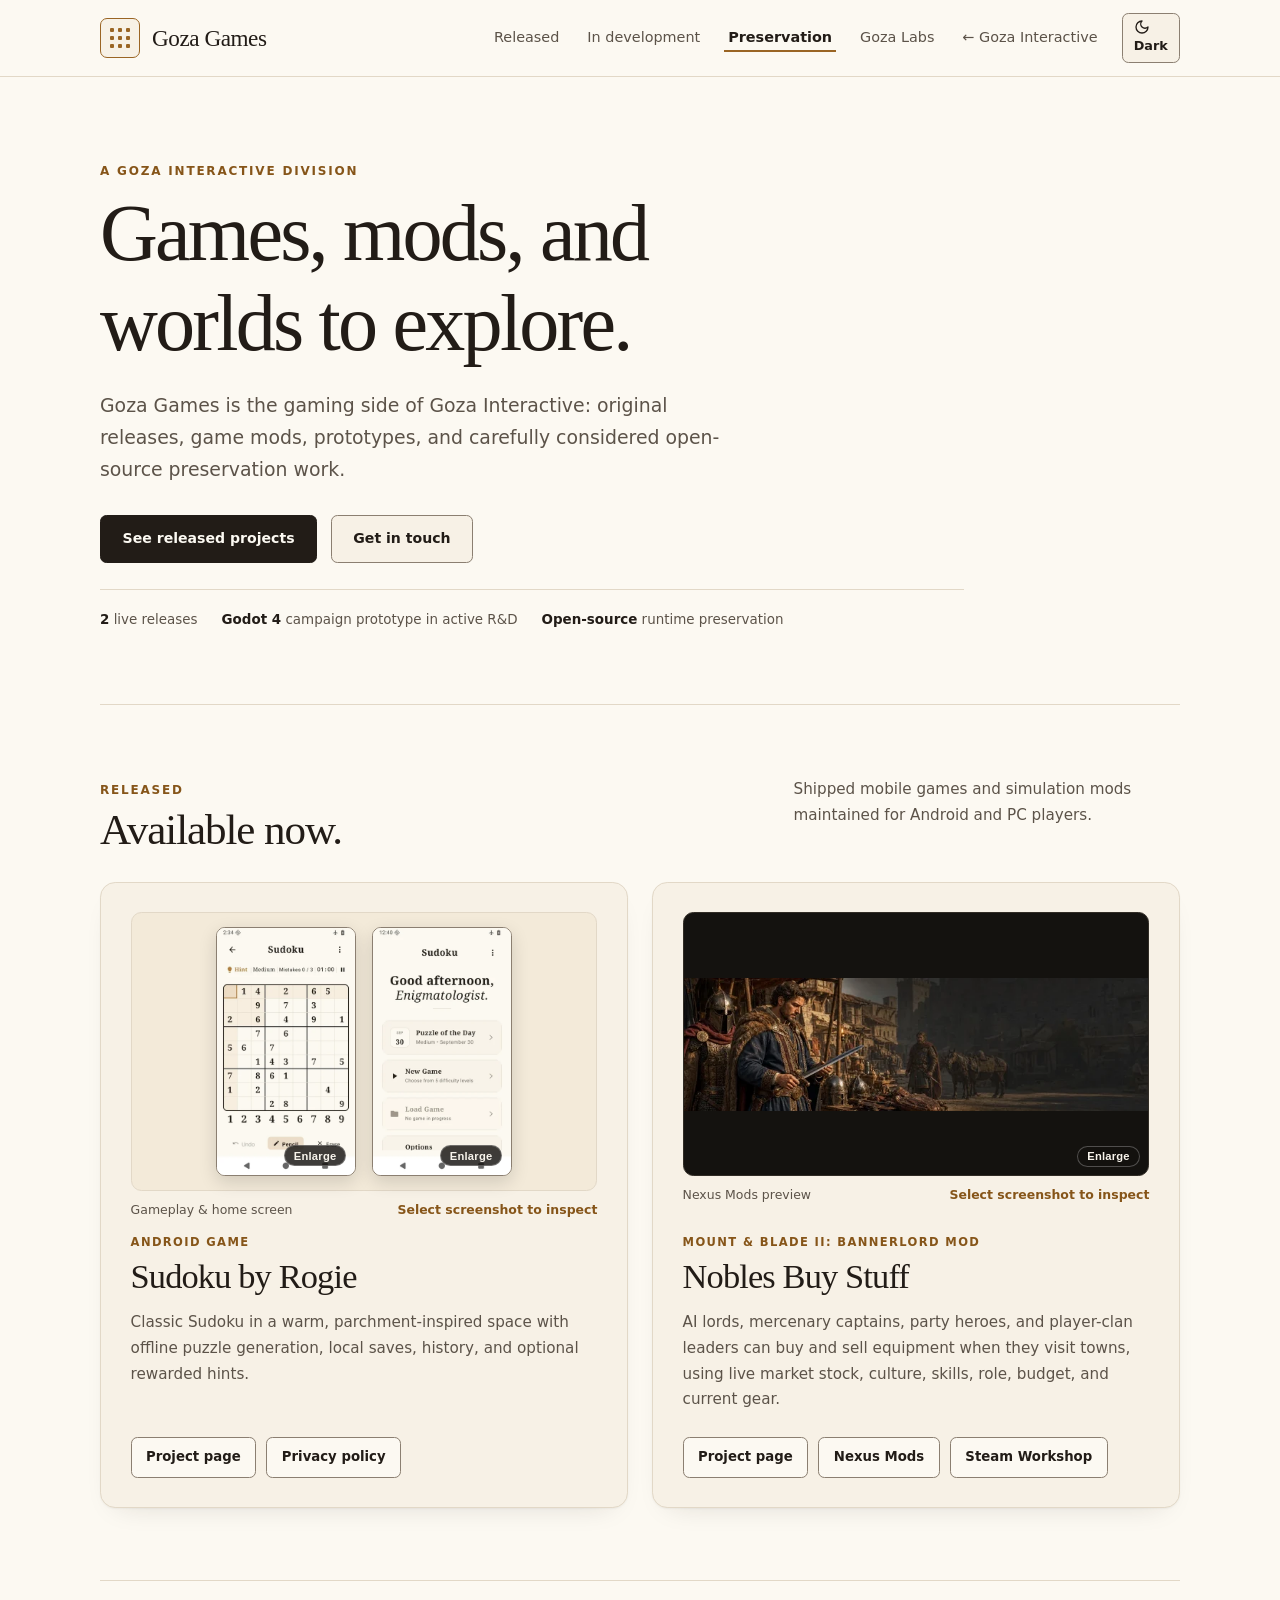
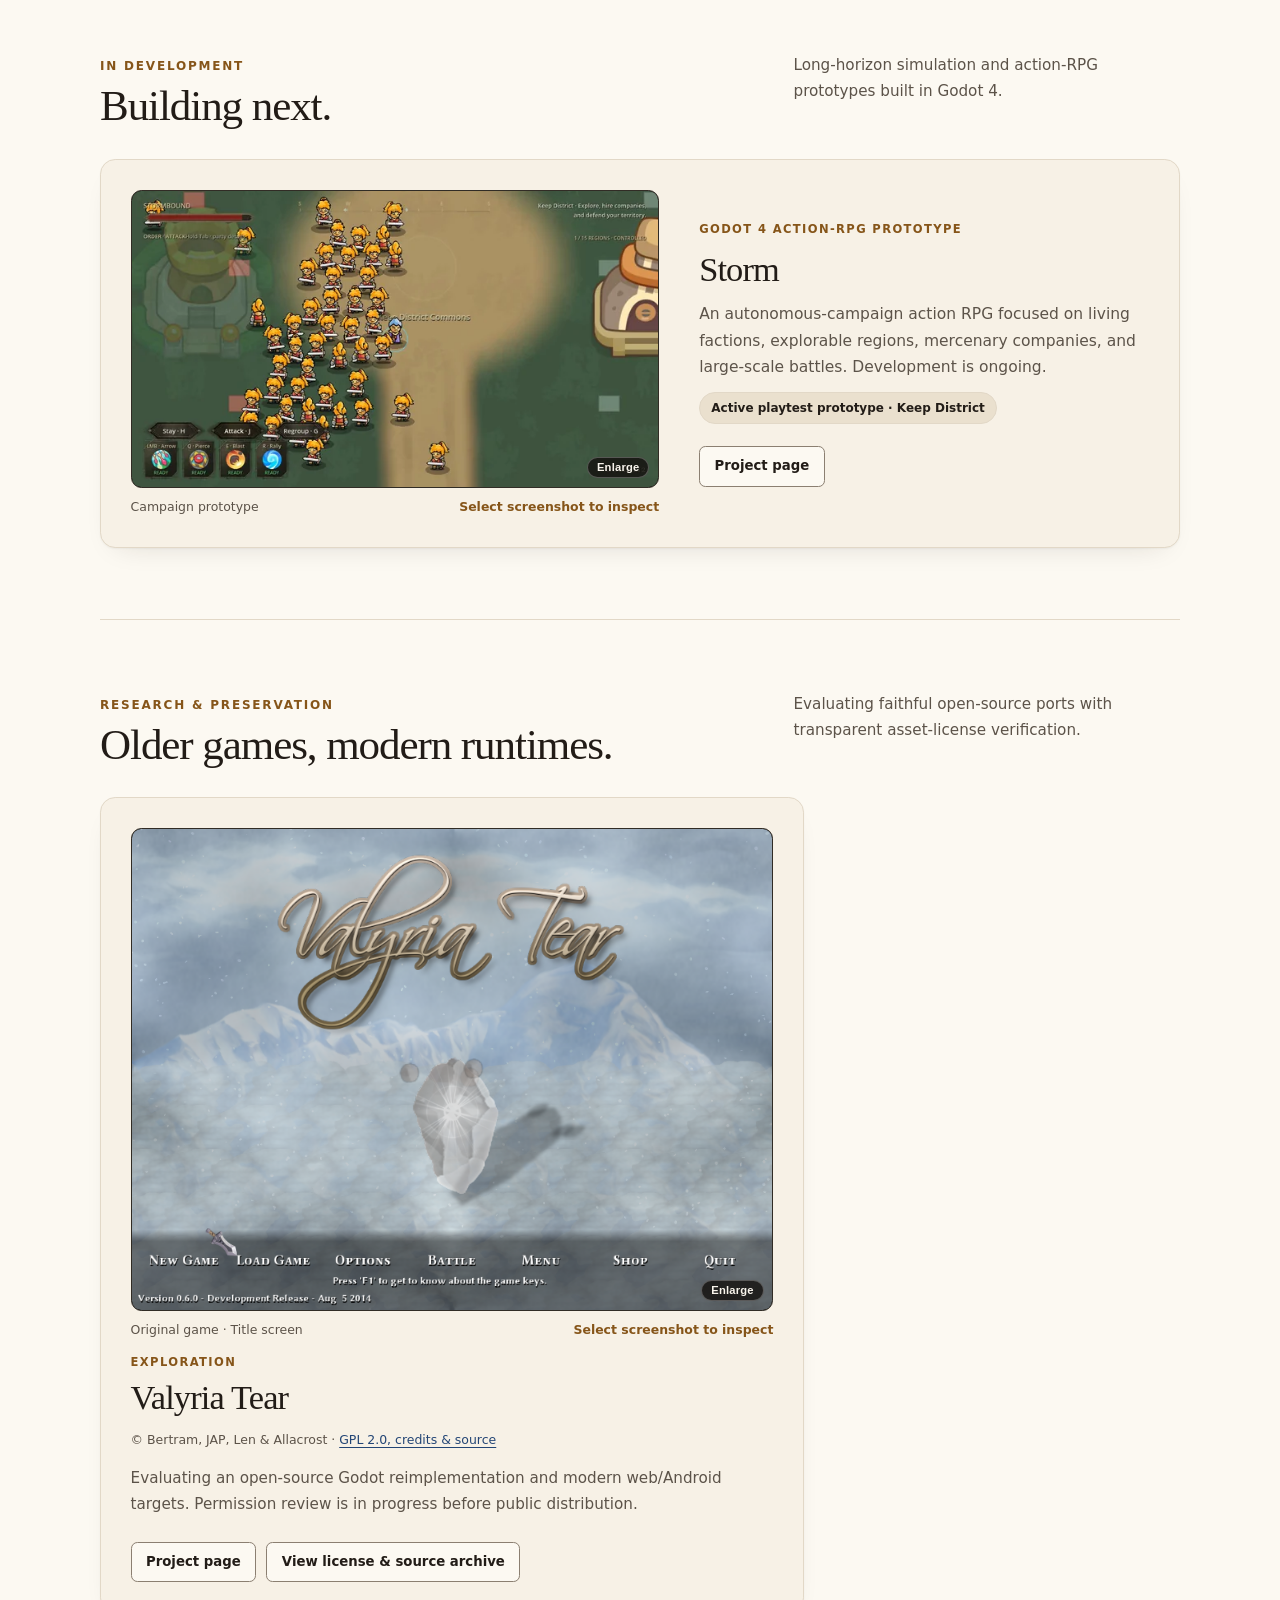
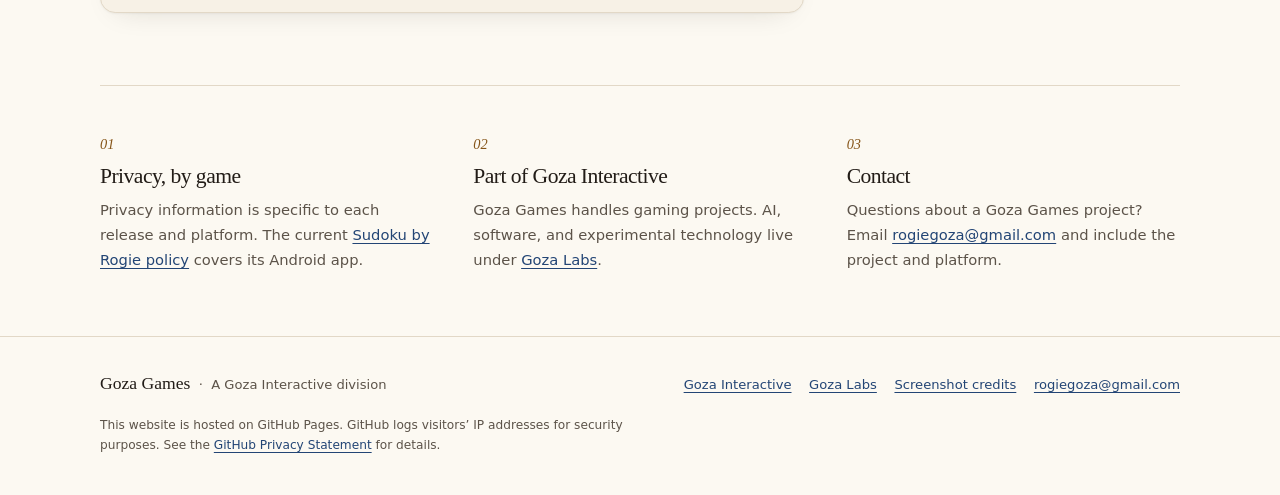
<file: index.html>
<!doctype html>
<html lang="en">
<head>
  <meta charset="utf-8">
  <meta name="viewport" content="width=device-width, initial-scale=1.0">
  <meta name="text-scale" content="scale">
  <meta name="color-scheme" content="light dark">
  <script>try{const s=localStorage.getItem("color-scheme");if(s==="light"||s==="dark")document.querySelector("meta[name=\"color-scheme\"]").content=s;}catch{}</script>
  <meta name="theme-color" media="(prefers-color-scheme: light)" content="#FCF9F2">
  <meta name="theme-color" media="(prefers-color-scheme: dark)" content="#151310">
  <meta name="referrer" content="strict-origin-when-cross-origin">
  <meta http-equiv="Content-Security-Policy" content="default-src 'self'; script-src 'self' 'inline-speculation-rules' 'sha256-ZV62QEBcRpEGfPKCC1icWMtMogYELaRWrcXrfesczKY=' 'sha256-uQWPMl/AmgV/dy/u7p3gQcznuxxWwOHFk34Nd/Wx88U='; style-src 'self' 'unsafe-inline'; img-src 'self' data:; object-src 'none'; base-uri 'self'; form-action 'self'">
  <meta name="description" content="Goza Games creates original games, releases mods, and explores open-source game preservation under Goza Interactive.">
  <meta property="og:type" content="website">
  <meta property="og:title" content="Goza Games | Goza Interactive">
  <meta property="og:description" content="Original releases, game mods, autonomous-campaign prototypes, and open-source game preservation under Goza Interactive.">
  <meta property="og:url" content="https://rgoza1996.github.io/gozagames/">
  <meta property="og:image" content="https://rgoza1996.github.io/gozagames/assets/screenshots/storm-campaign.webp">
  <link rel="canonical" href="https://rgoza1996.github.io/gozagames/">
  <link rel="icon" href="./favicon.svg" type="image/svg+xml">
  <title>Goza Games | Goza Interactive</title>
  <link rel="stylesheet" href="./style.css">
  <script type="speculationrules">{"prefetch":[{"where":{"and":[{"href_matches":"/*"},{"not":{"href_matches":"/*assets/*"}}]},"eagerness":"moderate"}]}</script>
  <script type="module" src="./site.js"></script>
</head>
<body class="studio-page">
<a id="skip-to-main" class="skip-link visually-hidden" href="#studio-title">Skip to content</a>

<header class="site-header">
  <div class="wrap header-inner">
    <a id="nav-home-wordmark" class="wordmark" href="./" aria-current="page">
      <span class="brand-mark" aria-hidden="true"><i></i><i></i><i></i><i></i><i></i><i></i><i></i><i></i><i></i></span>
      Goza Games
    </a>
    <div class="header-controls">
      <nav class="header-nav" aria-label="Primary" data-scrollspy>
        <a id="nav-released" href="#released">Released</a>
        <a id="nav-development" href="#development">In development</a>
        <a id="nav-preservation" href="#preservation">Preservation</a>
        <a id="nav-labs" href="../gozalabs/">Goza Labs</a>
        <a id="nav-interactive" href="../">← Goza Interactive</a>
      </nav>
      <button id="theme-toggle-btn" class="theme-toggle" type="button" data-theme-toggle>
        <span class="when-light">
          <svg aria-hidden="true" viewBox="0 0 24 24" fill="none" stroke="currentColor" stroke-width="2" stroke-linecap="round" stroke-linejoin="round"><path d="M12 3a6 6 0 0 0 9 9 9 9 0 1 1-9-9Z"/></svg>
          <span>Dark<span class="visually-hidden"> theme</span></span>
        </span>
        <span class="when-dark">
          <svg aria-hidden="true" viewBox="0 0 24 24" fill="none" stroke="currentColor" stroke-width="2" stroke-linecap="round" stroke-linejoin="round"><circle cx="12" cy="12" r="4"/><path d="M12 2v2M12 20v2m-7.07-14.93 1.41 1.41m11.32 11.32 1.41 1.41M2 12h2m16 0h2M6.34 17.66l-1.41 1.41M19.07 4.93l-1.41 1.41"/></svg>
          <span>Light<span class="visually-hidden"> theme</span></span>
        </span>
      </button>
    </div>
  </div>
</header>

<main id="main" class="wrap">
  <section class="studio-hero" aria-labelledby="studio-title">
    <span class="eyebrow">A Goza Interactive division</span>
    <h1 id="studio-title" tabindex="-1">Games, mods, and worlds to explore.</h1>
    <p class="hero-description">Goza Games is the gaming side of Goza Interactive: original releases, game mods, prototypes, and carefully considered open-source preservation work.</p>
    <div class="actions">
      <a id="cta-see-released" class="button" href="#released">See released projects</a>
      <a id="cta-contact" class="button secondary" href="mailto:rogiegoza@gmail.com">Get in touch</a>
    </div>
    <ul class="hero-ledger" role="list" aria-label="Studio focus">
      <li><strong>2</strong> live releases</li>
      <li><strong>Godot 4</strong> campaign prototype in active R&amp;D</li>
      <li><strong>Open-source</strong> runtime preservation</li>
    </ul>
  </section>

  <section id="released" class="portfolio-section" aria-labelledby="released-title" tabindex="-1">
    <div class="portfolio-heading">
      <div>
        <span class="eyebrow">Released</span>
        <h2 id="released-title">Available now.</h2>
      </div>
      <p class="section-summary">Shipped mobile games and simulation mods maintained for Android and PC players.</p>
    </div>

    <div class="project-grid">
      <article class="project-card sudoku-card">
        <figure class="project-preview">
          <div class="preview-images preview-phones">
            <button id="open-lightbox-sudoku-gameplay" class="preview-trigger" type="button" commandfor="lightbox-sudoku-gameplay" command="show-modal" aria-label="Enlarge Sudoku gameplay screenshot">
              <img
                src="assets/screenshots/sudoku-gameplay.webp"
                srcset="assets/screenshots/sudoku-gameplay-360w.webp 360w, assets/screenshots/sudoku-gameplay.webp 720w"
                sizes="(max-width: 48em) 38vw, 150px"
                alt="Sudoku by Rogie gameplay with a parchment puzzle board, hint button, and pencil controls"
                width="720"
                height="1280"
                fetchpriority="high"
                decoding="async">
              <span class="zoom-chip" aria-hidden="true">Enlarge</span>
            </button>
            <button id="open-lightbox-sudoku-home" class="preview-trigger" type="button" commandfor="lightbox-sudoku-home" command="show-modal" aria-label="Enlarge Sudoku home screen screenshot">
              <img
                src="assets/screenshots/sudoku-home.webp"
                srcset="assets/screenshots/sudoku-home-360w.webp 360w, assets/screenshots/sudoku-home.webp 720w"
                sizes="(max-width: 48em) 38vw, 150px"
                alt="Sudoku by Rogie home screen with Puzzle of the Day and New Game options"
                width="720"
                height="1280"
                decoding="async">
              <span class="zoom-chip" aria-hidden="true">Enlarge</span>
            </button>
          </div>
          <figcaption>Gameplay &amp; home screen <span>Select screenshot to inspect</span></figcaption>
        </figure>
        <div class="card-header">
          <span class="project-type">Android game</span>
          <h3><a id="card-title-sudoku" class="card-link" href="sudoku/">Sudoku by Rogie</a></h3>
        </div>
        <p class="card-body">Classic Sudoku in a warm, parchment-inspired space with offline puzzle generation, local saves, history, and optional rewarded hints.</p>
        <footer class="card-links">
          <a id="link-sudoku-page" href="sudoku/">Project page<span class="visually-hidden"> for Sudoku by Rogie</span></a>
          <a id="link-sudoku-privacy" href="sudoku/privacy/">Privacy policy<span class="visually-hidden"> for Sudoku by Rogie</span></a>
        </footer>
      </article>

      <article class="project-card">
        <figure class="project-preview">
          <div class="preview-images preview-landscape">
            <button id="open-lightbox-nobles" class="preview-trigger" type="button" commandfor="lightbox-nobles" command="show-modal" aria-label="Enlarge Nobles Buy Stuff Nexus Mods thumbnail">
              <img
                src="assets/screenshots/nobles-nexus-thumbnail.webp"
                srcset="assets/screenshots/nobles-nexus-thumbnail-650w.webp 650w, assets/screenshots/nobles-nexus-thumbnail.webp 1300w"
                sizes="(max-width: 48em) 92vw, 520px"
                alt="Nobles Buy Stuff Nexus Mods artwork showing a noble inspecting a sword at a town market"
                width="1300"
                height="372"
                fetchpriority="high"
                decoding="async">
              <span class="zoom-chip" aria-hidden="true">Enlarge</span>
            </button>
          </div>
          <figcaption>Nexus Mods preview <span>Select screenshot to inspect</span></figcaption>
        </figure>
        <div class="card-header">
          <span class="project-type">Mount &amp; Blade II: Bannerlord mod</span>
          <h3><a id="card-title-nobles" class="card-link" href="nobles-buy-stuff/">Nobles Buy Stuff</a></h3>
        </div>
        <p class="card-body">AI lords, mercenary captains, party heroes, and player-clan leaders can buy and sell equipment when they visit towns, using live market stock, culture, skills, role, budget, and current gear.</p>
        <footer class="card-links">
          <a id="link-nobles-page" href="nobles-buy-stuff/">Project page<span class="visually-hidden"> for Nobles Buy Stuff</span></a>
          <a id="link-nobles-nexus" href="https://www.nexusmods.com/mountandblade2bannerlord/mods/12366" rel="noopener">Nexus Mods</a>
          <a id="link-nobles-steam" href="https://steamcommunity.com/sharedfiles/filedetails/?id=3784629621" rel="noopener">Steam Workshop</a>
        </footer>
      </article>
    </div>
  </section>

  <section id="development" class="portfolio-section" aria-labelledby="development-title" tabindex="-1">
    <div class="portfolio-heading">
      <div>
        <span class="eyebrow">In development</span>
        <h2 id="development-title">Building next.</h2>
      </div>
      <p class="section-summary">Long-horizon simulation and action-RPG prototypes built in Godot 4.</p>
    </div>
    <div class="wide-card-shell">
      <article class="wide-card storm-card">
        <figure class="project-preview">
          <div class="preview-images preview-landscape">
            <button id="open-lightbox-storm" class="preview-trigger" type="button" commandfor="lightbox-storm" command="show-modal" aria-label="Enlarge Storm campaign prototype screenshot">
              <img
                src="assets/screenshots/storm-campaign.webp"
                srcset="assets/screenshots/storm-campaign-640w.webp 640w, assets/screenshots/storm-campaign-960w.webp 960w, assets/screenshots/storm-campaign.webp 1280w"
                sizes="(max-width: 54em) 92vw, 560px"
                alt="Storm prototype campaign showing the player wizard and an Imperial company in Keep District"
                width="1280"
                height="720"
                loading="lazy"
                decoding="async">
              <span class="zoom-chip" aria-hidden="true">Enlarge</span>
            </button>
          </div>
          <figcaption>Campaign prototype <span>Select screenshot to inspect</span></figcaption>
        </figure>
        <div class="wide-card-copy">
          <span class="project-type">Godot 4 action-RPG prototype</span>
          <h3><a id="card-title-storm" class="card-link" href="storm/">Storm</a></h3>
          <p>An autonomous-campaign action RPG focused on living factions, explorable regions, mercenary companies, and large-scale battles. Development is ongoing.</p>
          <span class="status-pill">Active playtest prototype · Keep District</span>
          <footer class="card-links">
            <a id="link-storm-page" href="storm/">Project page<span class="visually-hidden"> for Storm</span></a>
          </footer>
        </div>
      </article>
    </div>
  </section>

  <section id="preservation" class="portfolio-section" aria-labelledby="preservation-title" tabindex="-1">
    <div class="portfolio-heading">
      <div>
        <span class="eyebrow">Research &amp; preservation</span>
        <h2 id="preservation-title">Older games, modern runtimes.</h2>
      </div>
      <p class="section-summary">Evaluating faithful open-source ports with transparent asset-license verification.</p>
    </div>
    <div class="project-grid single-feature">
      <article class="project-card">
        <figure class="project-preview">
          <div class="preview-images preview-landscape">
            <button id="open-lightbox-valyria" class="preview-trigger" type="button" commandfor="lightbox-valyria" command="show-modal" aria-label="Enlarge Valyria Tear original title screen screenshot">
              <img
                src="assets/screenshots/valyria-title.webp"
                alt="Original Valyria Tear title screen with mountain scenery and a floating crystal"
                width="800"
                height="600"
                loading="lazy"
                decoding="async">
              <span class="zoom-chip" aria-hidden="true">Enlarge</span>
            </button>
          </div>
          <figcaption>Original game · Title screen <span>Select screenshot to inspect</span></figcaption>
        </figure>
        <div class="card-header">
          <span class="project-type">Exploration</span>
          <h3><a id="card-title-valyria" class="card-link" href="valyria-tear/">Valyria Tear</a></h3>
        </div>
        <div>
          <p class="preview-credit">© Bertram, JAP, Len &amp; Allacrost · <a id="link-valyria-credits" href="screenshot-credits/#valyria-tear">GPL 2.0, credits &amp; source</a></p>
          <p class="card-body">Evaluating an open-source Godot reimplementation and modern web/Android targets. Permission review is in progress before public distribution.</p>
        </div>
        <footer class="card-links">
          <a id="link-valyria-page" href="valyria-tear/">Project page<span class="visually-hidden"> for Valyria Tear</span></a>
          <a id="link-valyria-license-details" href="screenshot-credits/#valyria-tear">View license &amp; source archive</a>
        </footer>
      </article>
    </div>
  </section>

  <section id="privacy" class="details-grid" aria-label="Information and support">
    <div>
      <span class="detail-index">01</span>
      <h2>Privacy, by game</h2>
      <p>Privacy information is specific to each release and platform. The current <a id="detail-link-sudoku-privacy" href="sudoku/privacy/">Sudoku by Rogie policy</a> covers its Android app.</p>
    </div>
    <div>
      <span class="detail-index">02</span>
      <h2>Part of Goza Interactive</h2>
      <p>Goza Games handles gaming projects. AI, software, and experimental technology live under <a id="detail-link-gozalabs" href="../gozalabs/">Goza Labs</a>.</p>
    </div>
    <div>
      <span class="detail-index">03</span>
      <h2>Contact</h2>
      <p>Questions about a Goza Games project? Email <a id="detail-link-email" href="mailto:rogiegoza@gmail.com">rogiegoza@gmail.com</a> and include the project and platform.</p>
    </div>
  </section>

  <!-- Native Top-Layer Modal Lightboxes (<dialog closedby="any">) -->
  <dialog id="lightbox-sudoku-gameplay" class="lightbox lightbox-portrait" closedby="any" aria-labelledby="lightbox-sudoku-gameplay-title">
    <div class="lightbox-header">
      <h2 id="lightbox-sudoku-gameplay-title">Sudoku by Rogie · Gameplay</h2>
      <button id="close-lightbox-sudoku-gameplay" class="lightbox-close" type="button" commandfor="lightbox-sudoku-gameplay" command="close" autofocus>Close</button>
    </div>
    <div class="lightbox-stage">
      <img src="assets/screenshots/sudoku-gameplay.webp" alt="Sudoku by Rogie gameplay with a parchment puzzle board, hint button, and pencil controls" width="720" height="1280" fetchpriority="low" loading="lazy" decoding="async">
    </div>
    <div class="lightbox-footer">
      <span>Android store-listing capture · 720 × 1280</span>
      <a href="assets/screenshots/sudoku-gameplay.webp" target="_blank" rel="noopener">Open full image</a>
    </div>
  </dialog>

  <dialog id="lightbox-sudoku-home" class="lightbox lightbox-portrait" closedby="any" aria-labelledby="lightbox-sudoku-home-title">
    <div class="lightbox-header">
      <h2 id="lightbox-sudoku-home-title">Sudoku by Rogie · Home screen</h2>
      <button id="close-lightbox-sudoku-home" class="lightbox-close" type="button" commandfor="lightbox-sudoku-home" command="close" autofocus>Close</button>
    </div>
    <div class="lightbox-stage">
      <img src="assets/screenshots/sudoku-home.webp" alt="Sudoku by Rogie home screen with Puzzle of the Day and New Game options" width="720" height="1280" fetchpriority="low" loading="lazy" decoding="async">
    </div>
    <div class="lightbox-footer">
      <span>Android store-listing capture · 720 × 1280</span>
      <a href="assets/screenshots/sudoku-home.webp" target="_blank" rel="noopener">Open full image</a>
    </div>
  </dialog>

  <dialog id="lightbox-nobles" class="lightbox" closedby="any" aria-labelledby="lightbox-nobles-title">
    <div class="lightbox-header">
      <h2 id="lightbox-nobles-title">Nobles Buy Stuff · Nexus Mods artwork</h2>
      <button id="close-lightbox-nobles" class="lightbox-close" type="button" commandfor="lightbox-nobles" command="close" autofocus>Close</button>
    </div>
    <div class="lightbox-stage">
      <img src="assets/screenshots/nobles-nexus-thumbnail.webp" alt="Nobles Buy Stuff Nexus Mods artwork showing a noble inspecting a sword at a town market" width="1300" height="372" fetchpriority="low" loading="lazy" decoding="async">
    </div>
    <div class="lightbox-footer">
      <span>Mount &amp; Blade II: Bannerlord mod listing header</span>
      <a href="https://www.nexusmods.com/mountandblade2bannerlord/mods/12366" rel="noopener">View on Nexus Mods</a>
    </div>
  </dialog>

  <dialog id="lightbox-storm" class="lightbox" closedby="any" aria-labelledby="lightbox-storm-title">
    <div class="lightbox-header">
      <h2 id="lightbox-storm-title">Storm · Campaign prototype</h2>
      <button id="close-lightbox-storm" class="lightbox-close" type="button" commandfor="lightbox-storm" command="close" autofocus>Close</button>
    </div>
    <div class="lightbox-stage">
      <img src="assets/screenshots/storm-campaign.webp" alt="Storm prototype campaign showing the player wizard and an Imperial company in Keep District" width="1280" height="720" fetchpriority="low" loading="lazy" decoding="async">
    </div>
    <div class="lightbox-footer">
      <span>Godot 4 playtest capture (October 5, 2026) · Prototype visuals may change</span>
      <a href="screenshot-credits/#storm">Capture notes</a>
    </div>
  </dialog>

  <dialog id="lightbox-valyria" class="lightbox" closedby="any" aria-labelledby="lightbox-valyria-title">
    <div class="lightbox-header">
      <h2 id="lightbox-valyria-title">Valyria Tear (0.6.0) · Original title screen</h2>
      <button id="close-lightbox-valyria" class="lightbox-close" type="button" commandfor="lightbox-valyria" command="close" autofocus>Close</button>
    </div>
    <div class="lightbox-stage">
      <img src="assets/screenshots/valyria-title.webp" alt="Original Valyria Tear title screen with mountain scenery and a floating crystal" width="800" height="600" fetchpriority="low" loading="lazy" decoding="async">
    </div>
    <div class="lightbox-footer">
      <span>© Bertram, JAP, Len &amp; Allacrost · Distributed under GNU GPL v2</span>
      <a href="screenshot-credits/#valyria-tear">GPL 2.0, credits &amp; source archive</a>
    </div>
  </dialog>
</main>

<footer class="site-footer">
  <div class="wrap">
    <div class="footer-row">
      <div><span class="footer-name">Goza Games</span> &nbsp;·&nbsp; A Goza Interactive division</div>
      <div class="footer-links">
        <a id="footer-interactive" href="../">Goza Interactive</a>
        <a id="footer-labs" href="../gozalabs/">Goza Labs</a>
        <a id="footer-credits" href="screenshot-credits/">Screenshot credits</a>
        <a id="footer-email" href="mailto:rogiegoza@gmail.com">rogiegoza@gmail.com</a>
      </div>
    </div>
    <p class="hosting">This website is hosted on GitHub Pages. GitHub logs visitors’ IP addresses for security purposes. See the <a id="footer-gh-privacy" href="https://docs.github.com/en/site-policy/privacy-policies/github-privacy-statement" rel="noopener">GitHub Privacy Statement</a> for details.</p>
  </div>
</footer>
</body>
</html>
</file>
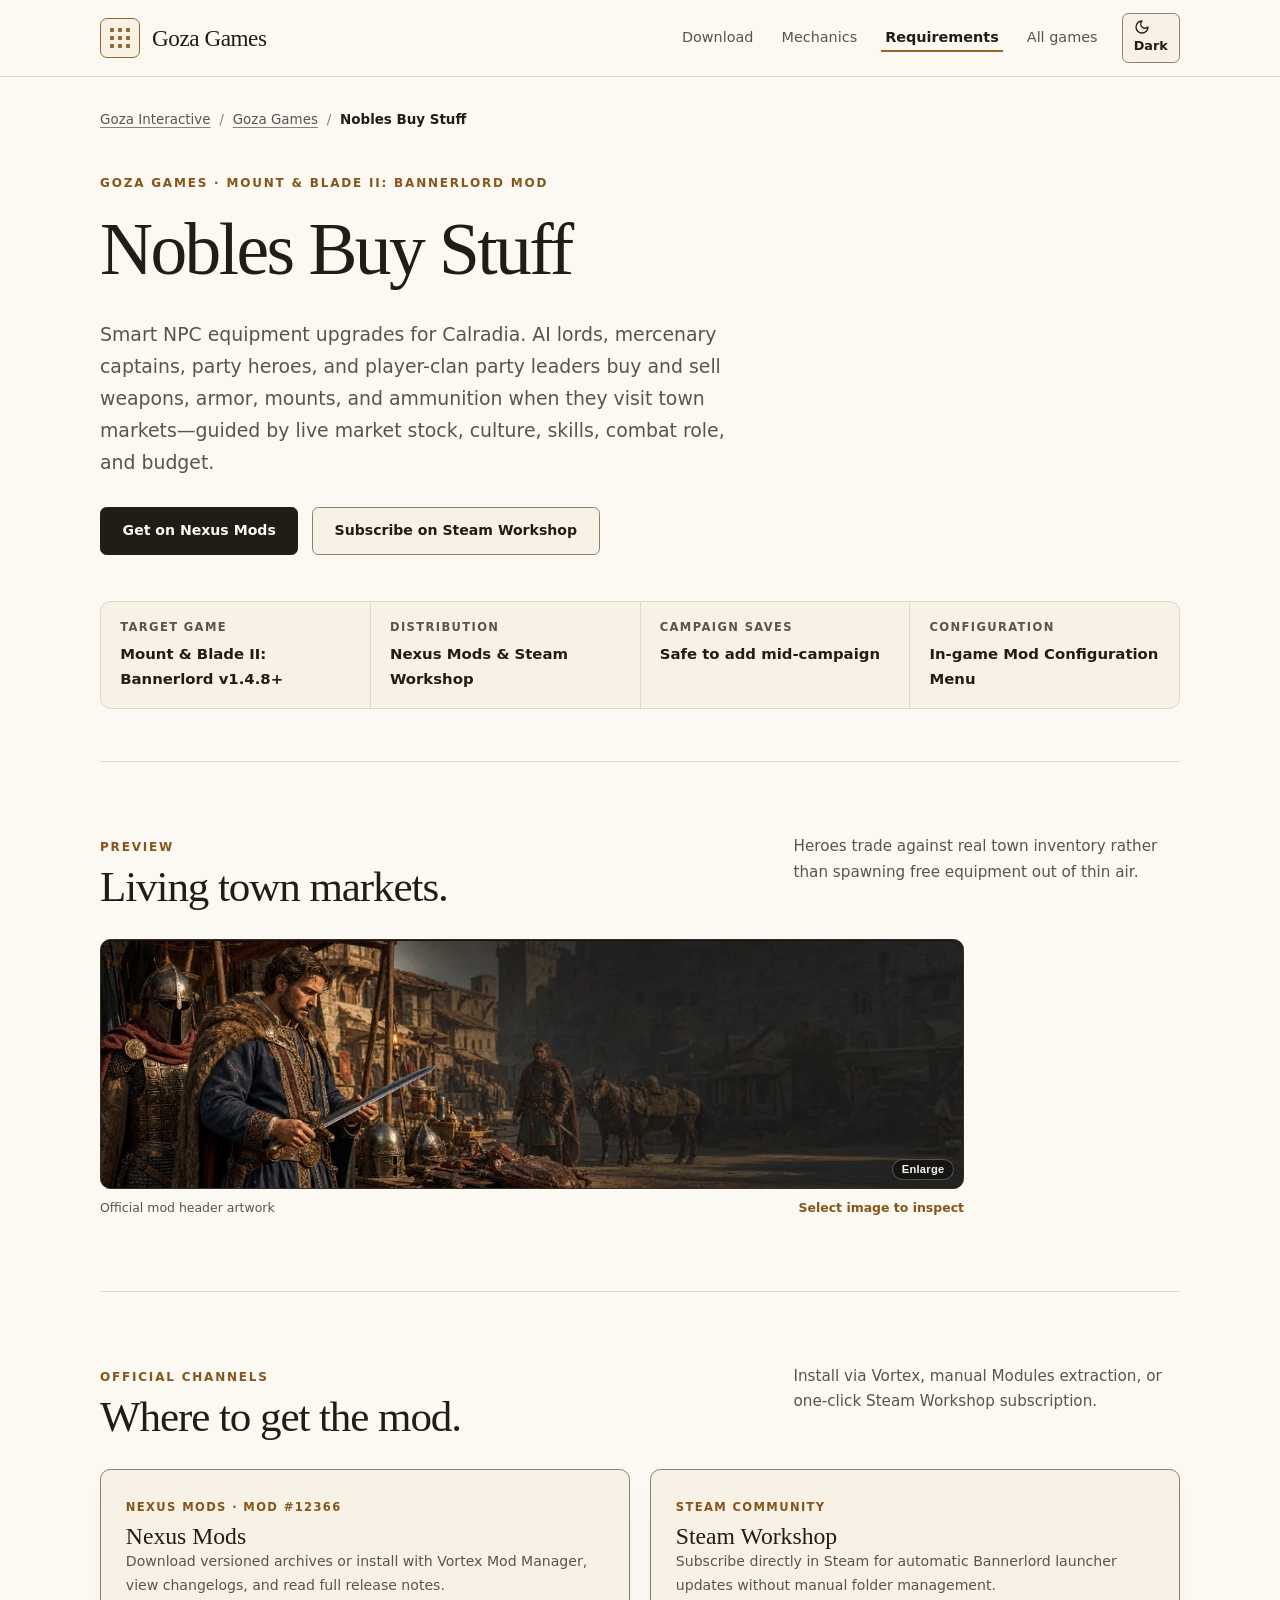
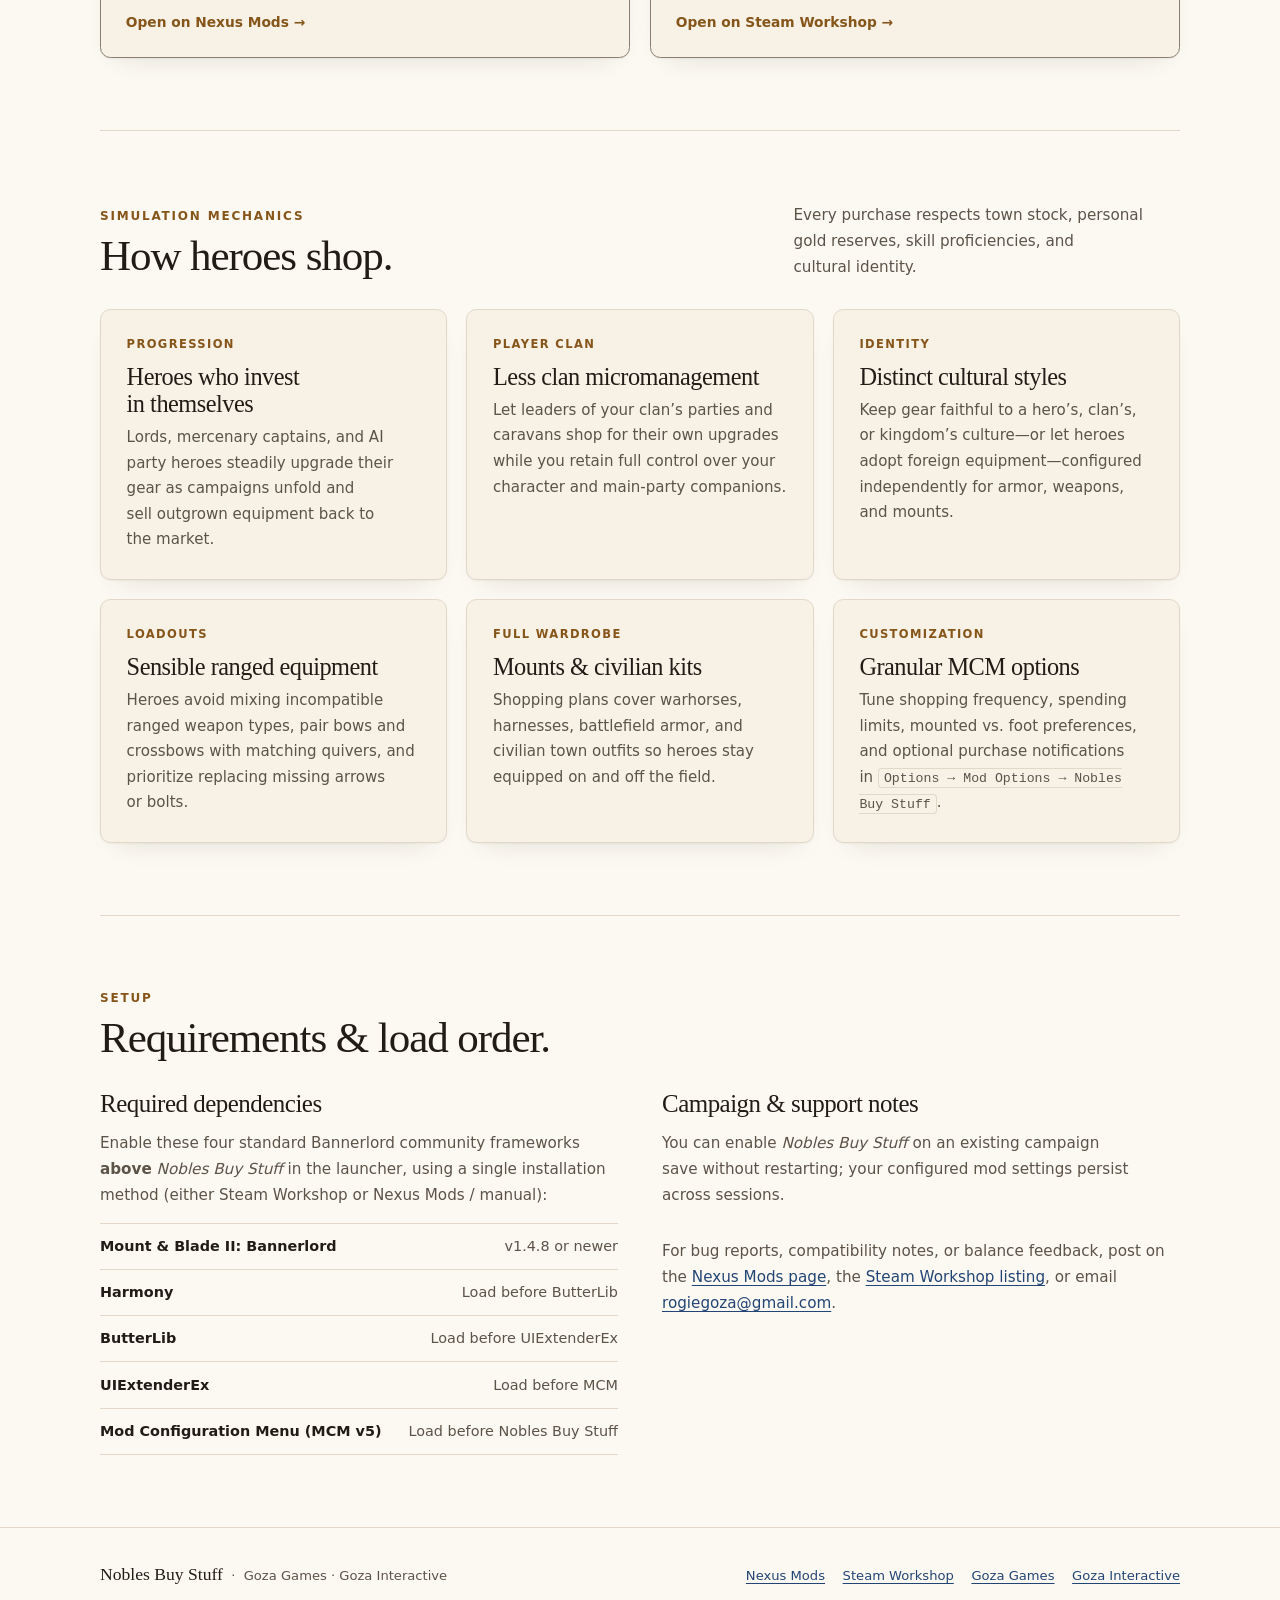
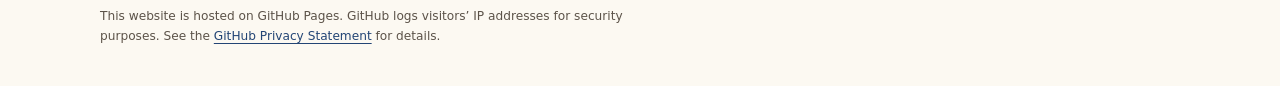
<file: nobles-buy-stuff/index.html>
<!doctype html>
<html lang="en">
<head>
  <meta charset="utf-8">
  <meta name="viewport" content="width=device-width, initial-scale=1.0">
  <meta name="text-scale" content="scale">
  <meta name="color-scheme" content="light dark">
  <script>try{const s=localStorage.getItem("color-scheme");if(s==="light"||s==="dark")document.querySelector("meta[name=\"color-scheme\"]").content=s;}catch{}</script>
  <meta name="theme-color" media="(prefers-color-scheme: light)" content="#FCF9F2">
  <meta name="theme-color" media="(prefers-color-scheme: dark)" content="#151310">
  <meta name="referrer" content="strict-origin-when-cross-origin">
  <meta http-equiv="Content-Security-Policy" content="default-src 'self'; script-src 'self' 'inline-speculation-rules' 'sha256-ZV62QEBcRpEGfPKCC1icWMtMogYELaRWrcXrfesczKY=' 'sha256-uQWPMl/AmgV/dy/u7p3gQcznuxxWwOHFk34Nd/Wx88U='; style-src 'self' 'unsafe-inline'; img-src 'self' data:; object-src 'none'; base-uri 'self'; form-action 'self'">
  <meta name="description" content="Nobles Buy Stuff for Mount &amp; Blade II: Bannerlord — AI lords, mercenary captains, and clan party leaders buy and sell equipment at town markets. Available on Nexus Mods and Steam Workshop.">
  <meta property="og:type" content="website">
  <meta property="og:title" content="Nobles Buy Stuff | Goza Games">
  <meta property="og:description" content="Smart NPC equipment upgrades for Mount &amp; Blade II: Bannerlord. Available on Nexus Mods and Steam Workshop.">
  <meta property="og:url" content="https://rgoza1996.github.io/gozagames/nobles-buy-stuff/">
  <meta property="og:image" content="https://rgoza1996.github.io/gozagames/assets/screenshots/nobles-nexus-thumbnail.webp">
  <link rel="canonical" href="https://rgoza1996.github.io/gozagames/nobles-buy-stuff/">
  <link rel="icon" href="../favicon.svg" type="image/svg+xml">
  <title>Nobles Buy Stuff | Goza Games</title>
  <link rel="stylesheet" href="../style.css">
  <script type="speculationrules">{"prefetch":[{"where":{"and":[{"href_matches":"/*"},{"not":{"href_matches":"/*assets/*"}}]},"eagerness":"moderate"}]}</script>
  <script type="module" src="../site.js"></script>
</head>
<body class="studio-page">
<a id="skip-to-main" class="skip-link visually-hidden" href="#project-title">Skip to content</a>

<header class="site-header">
  <div class="wrap header-inner">
    <a id="nobles-home-wordmark" class="wordmark" href="../">
      <span class="brand-mark" aria-hidden="true"><i></i><i></i><i></i><i></i><i></i><i></i><i></i><i></i><i></i></span>
      Goza Games
    </a>
    <div class="header-controls">
      <nav class="header-nav" aria-label="Primary" data-scrollspy>
        <a id="nobles-nav-download" href="#download">Download</a>
        <a id="nobles-nav-features" href="#features">Mechanics</a>
        <a id="nobles-nav-requirements" href="#requirements">Requirements</a>
        <a id="nobles-nav-all-games" href="../">All games</a>
      </nav>
      <button id="nobles-theme-toggle" class="theme-toggle" type="button" data-theme-toggle>
        <span class="when-light">
          <svg aria-hidden="true" viewBox="0 0 24 24" fill="none" stroke="currentColor" stroke-width="2" stroke-linecap="round" stroke-linejoin="round"><path d="M12 3a6 6 0 0 0 9 9 9 9 0 1 1-9-9Z"/></svg>
          <span>Dark<span class="visually-hidden"> theme</span></span>
        </span>
        <span class="when-dark">
          <svg aria-hidden="true" viewBox="0 0 24 24" fill="none" stroke="currentColor" stroke-width="2" stroke-linecap="round" stroke-linejoin="round"><circle cx="12" cy="12" r="4"/><path d="M12 2v2M12 20v2m-7.07-14.93 1.41 1.41m11.32 11.32 1.41 1.41M2 12h2m16 0h2M6.34 17.66l-1.41 1.41M19.07 4.93l-1.41 1.41"/></svg>
          <span>Light<span class="visually-hidden"> theme</span></span>
        </span>
      </button>
    </div>
  </div>
</header>

<main id="main" class="wrap">
  <nav class="breadcrumb" aria-label="Breadcrumbs">
    <ol>
      <li><a id="bc-interactive" href="../../">Goza Interactive</a></li>
      <li><a id="bc-games" href="../">Goza Games</a></li>
      <li><a id="bc-current" href="./" aria-current="page">Nobles Buy Stuff</a></li>
    </ol>
  </nav>

  <section class="project-hero" aria-labelledby="project-title">
    <span class="eyebrow">Goza Games · Mount &amp; Blade II: Bannerlord Mod</span>
    <h1 id="project-title" tabindex="-1">Nobles Buy Stuff</h1>
    <p class="hero-description">Smart NPC equipment upgrades for Calradia. AI lords, mercenary captains, party heroes, and player-clan party leaders buy and sell weapons, armor, mounts, and ammunition when they visit town markets—guided by live market stock, culture, skills, combat role, and budget.</p>
    <div class="actions">
      <a id="cta-nobles-nexus" class="button" href="https://www.nexusmods.com/mountandblade2bannerlord/mods/12366" rel="noopener">Get on Nexus Mods</a>
      <a id="cta-nobles-steam" class="button secondary" href="https://steamcommunity.com/sharedfiles/filedetails/?id=3784629621" rel="noopener">Subscribe on Steam Workshop</a>
    </div>
  </section>

  <dl class="project-facts" aria-label="Mod specifications">
    <div>
      <dt>Target game</dt>
      <dd>Mount &amp; Blade II: Bannerlord v1.4.8+</dd>
    </div>
    <div>
      <dt>Distribution</dt>
      <dd>Nexus Mods &amp; Steam Workshop</dd>
    </div>
    <div>
      <dt>Campaign saves</dt>
      <dd>Safe to add mid-campaign</dd>
    </div>
    <div>
      <dt>Configuration</dt>
      <dd>In-game Mod Configuration Menu</dd>
    </div>
  </dl>

  <section class="portfolio-section" aria-labelledby="preview-title">
    <div class="portfolio-heading">
      <div>
        <span class="eyebrow">Preview</span>
        <h2 id="preview-title">Living town markets.</h2>
      </div>
      <p class="section-summary">Heroes trade against real town inventory rather than spawning free equipment out of thin air.</p>
    </div>

    <div class="showcase-stage">
      <figure class="project-preview">
        <div class="preview-images preview-landscape">
          <button id="open-nobles-art" class="preview-trigger" type="button" commandfor="lightbox-nobles" command="show-modal" aria-label="Enlarge Nobles Buy Stuff artwork">
            <img
              src="../assets/screenshots/nobles-nexus-thumbnail.webp"
              srcset="../assets/screenshots/nobles-nexus-thumbnail-650w.webp 650w, ../assets/screenshots/nobles-nexus-thumbnail.webp 1300w"
              sizes="(max-width: 54em) 92vw, 860px"
              alt="Nobles Buy Stuff artwork showing a noble inspecting a sword at a town market"
              width="1300"
              height="372"
              fetchpriority="high"
              decoding="async">
            <span class="zoom-chip" aria-hidden="true">Enlarge</span>
          </button>
        </div>
        <figcaption>Official mod header artwork <span>Select image to inspect</span></figcaption>
      </figure>
    </div>
  </section>

  <section id="download" class="portfolio-section" aria-labelledby="download-title" tabindex="-1">
    <div class="portfolio-heading">
      <div>
        <span class="eyebrow">Official channels</span>
        <h2 id="download-title">Where to get the mod.</h2>
      </div>
      <p class="section-summary">Install via Vortex, manual Modules extraction, or one-click Steam Workshop subscription.</p>
    </div>

    <div class="channel-grid">
      <a id="channel-nexus" class="channel-card" href="https://www.nexusmods.com/mountandblade2bannerlord/mods/12366" rel="noopener">
        <div>
          <span class="project-type">Nexus Mods · Mod #12366</span>
          <div class="channel-title">Nexus Mods</div>
          <p class="channel-meta">Download versioned archives or install with Vortex Mod Manager, view changelogs, and read full release notes.</p>
        </div>
        <span class="channel-cta">Open on Nexus Mods →</span>
      </a>

      <a id="channel-steam" class="channel-card" href="https://steamcommunity.com/sharedfiles/filedetails/?id=3784629621" rel="noopener">
        <div>
          <span class="project-type">Steam Community</span>
          <div class="channel-title">Steam Workshop</div>
          <p class="channel-meta">Subscribe directly in Steam for automatic Bannerlord launcher updates without manual folder management.</p>
        </div>
        <span class="channel-cta">Open on Steam Workshop →</span>
      </a>
    </div>
  </section>

  <section id="features" class="portfolio-section" aria-labelledby="features-title" tabindex="-1">
    <div class="portfolio-heading">
      <div>
        <span class="eyebrow">Simulation mechanics</span>
        <h2 id="features-title">How heroes shop.</h2>
      </div>
      <p class="section-summary">Every purchase respects town stock, personal gold reserves, skill proficiencies, and cultural identity.</p>
    </div>

    <div class="feature-grid">
      <article class="feature-card">
        <span class="project-type">Progression</span>
        <h3>Heroes who invest in themselves</h3>
        <p>Lords, mercenary captains, and AI party heroes steadily upgrade their gear as campaigns unfold and sell outgrown equipment back to the market.</p>
      </article>

      <article class="feature-card">
        <span class="project-type">Player clan</span>
        <h3>Less clan micromanagement</h3>
        <p>Let leaders of your clan’s parties and caravans shop for their own upgrades while you retain full control over your character and main-party companions.</p>
      </article>

      <article class="feature-card">
        <span class="project-type">Identity</span>
        <h3>Distinct cultural styles</h3>
        <p>Keep gear faithful to a hero’s, clan’s, or kingdom’s culture—or let heroes adopt foreign equipment—configured independently for armor, weapons, and mounts.</p>
      </article>

      <article class="feature-card">
        <span class="project-type">Loadouts</span>
        <h3>Sensible ranged equipment</h3>
        <p>Heroes avoid mixing incompatible ranged weapon types, pair bows and crossbows with matching quivers, and prioritize replacing missing arrows or bolts.</p>
      </article>

      <article class="feature-card">
        <span class="project-type">Full wardrobe</span>
        <h3>Mounts &amp; civilian kits</h3>
        <p>Shopping plans cover warhorses, harnesses, battlefield armor, and civilian town outfits so heroes stay equipped on and off the field.</p>
      </article>

      <article class="feature-card">
        <span class="project-type">Customization</span>
        <h3>Granular MCM options</h3>
        <p>Tune shopping frequency, spending limits, mounted vs. foot preferences, and optional purchase notifications in <code>Options → Mod Options → Nobles Buy Stuff</code>.</p>
      </article>
    </div>
  </section>

  <section id="requirements" class="portfolio-section" aria-labelledby="requirements-title" tabindex="-1">
    <div class="portfolio-heading">
      <div>
        <span class="eyebrow">Setup</span>
        <h2 id="requirements-title">Requirements &amp; load order.</h2>
      </div>
    </div>

    <div class="prose-grid">
      <div class="prose-block">
        <h3>Required dependencies</h3>
        <p>Enable these four standard Bannerlord community frameworks <strong>above</strong> <em>Nobles Buy Stuff</em> in the launcher, using a single installation method (either Steam Workshop or Nexus Mods / manual):</p>
        <ul class="spec-list" role="list">
          <li><strong>Mount &amp; Blade II: Bannerlord</strong> <span>v1.4.8 or newer</span></li>
          <li><strong>Harmony</strong> <span>Load before ButterLib</span></li>
          <li><strong>ButterLib</strong> <span>Load before UIExtenderEx</span></li>
          <li><strong>UIExtenderEx</strong> <span>Load before MCM</span></li>
          <li><strong>Mod Configuration Menu (MCM v5)</strong> <span>Load before Nobles Buy Stuff</span></li>
        </ul>
      </div>

      <div class="prose-block">
        <h3>Campaign &amp; support notes</h3>
        <p>You can enable <em>Nobles Buy Stuff</em> on an existing campaign save without restarting; your configured mod settings persist across sessions.</p>
        <p>For bug reports, compatibility notes, or balance feedback, post on the <a href="https://www.nexusmods.com/mountandblade2bannerlord/mods/12366" rel="noopener">Nexus Mods page</a>, the <a href="https://steamcommunity.com/sharedfiles/filedetails/?id=3784629621" rel="noopener">Steam Workshop listing</a>, or email <a href="mailto:rogiegoza@gmail.com?subject=Nobles%20Buy%20Stuff">rogiegoza@gmail.com</a>.</p>
      </div>
    </div>
  </section>

  <dialog id="lightbox-nobles" class="lightbox" closedby="any" aria-labelledby="lightbox-nobles-title">
    <div class="lightbox-header">
      <h2 id="lightbox-nobles-title">Nobles Buy Stuff · Mod artwork</h2>
      <button id="close-nobles-art" class="lightbox-close" type="button" commandfor="lightbox-nobles" command="close" autofocus>Close</button>
    </div>
    <div class="lightbox-stage">
      <img src="../assets/screenshots/nobles-nexus-thumbnail.webp" alt="Nobles Buy Stuff artwork showing a noble inspecting a sword at a town market" width="1300" height="372" fetchpriority="low" loading="lazy" decoding="async">
    </div>
    <div class="lightbox-footer">
      <span>Mount &amp; Blade II: Bannerlord mod listing artwork</span>
      <a href="https://www.nexusmods.com/mountandblade2bannerlord/mods/12366" rel="noopener">View on Nexus Mods</a>
    </div>
  </dialog>
</main>

<footer class="site-footer">
  <div class="wrap">
    <div class="footer-row">
      <div><span class="footer-name">Nobles Buy Stuff</span> &nbsp;·&nbsp; Goza Games · Goza Interactive</div>
      <div class="footer-links">
        <a id="nobles-footer-nexus" href="https://www.nexusmods.com/mountandblade2bannerlord/mods/12366" rel="noopener">Nexus Mods</a>
        <a id="nobles-footer-steam" href="https://steamcommunity.com/sharedfiles/filedetails/?id=3784629621" rel="noopener">Steam Workshop</a>
        <a id="nobles-footer-games" href="../">Goza Games</a>
        <a id="nobles-footer-hub" href="../../">Goza Interactive</a>
      </div>
    </div>
    <p class="hosting">This website is hosted on GitHub Pages. GitHub logs visitors’ IP addresses for security purposes. See the <a href="https://docs.github.com/en/site-policy/privacy-policies/github-privacy-statement" rel="noopener">GitHub Privacy Statement</a> for details.</p>
  </div>
</footer>
</body>
</html>
</file>
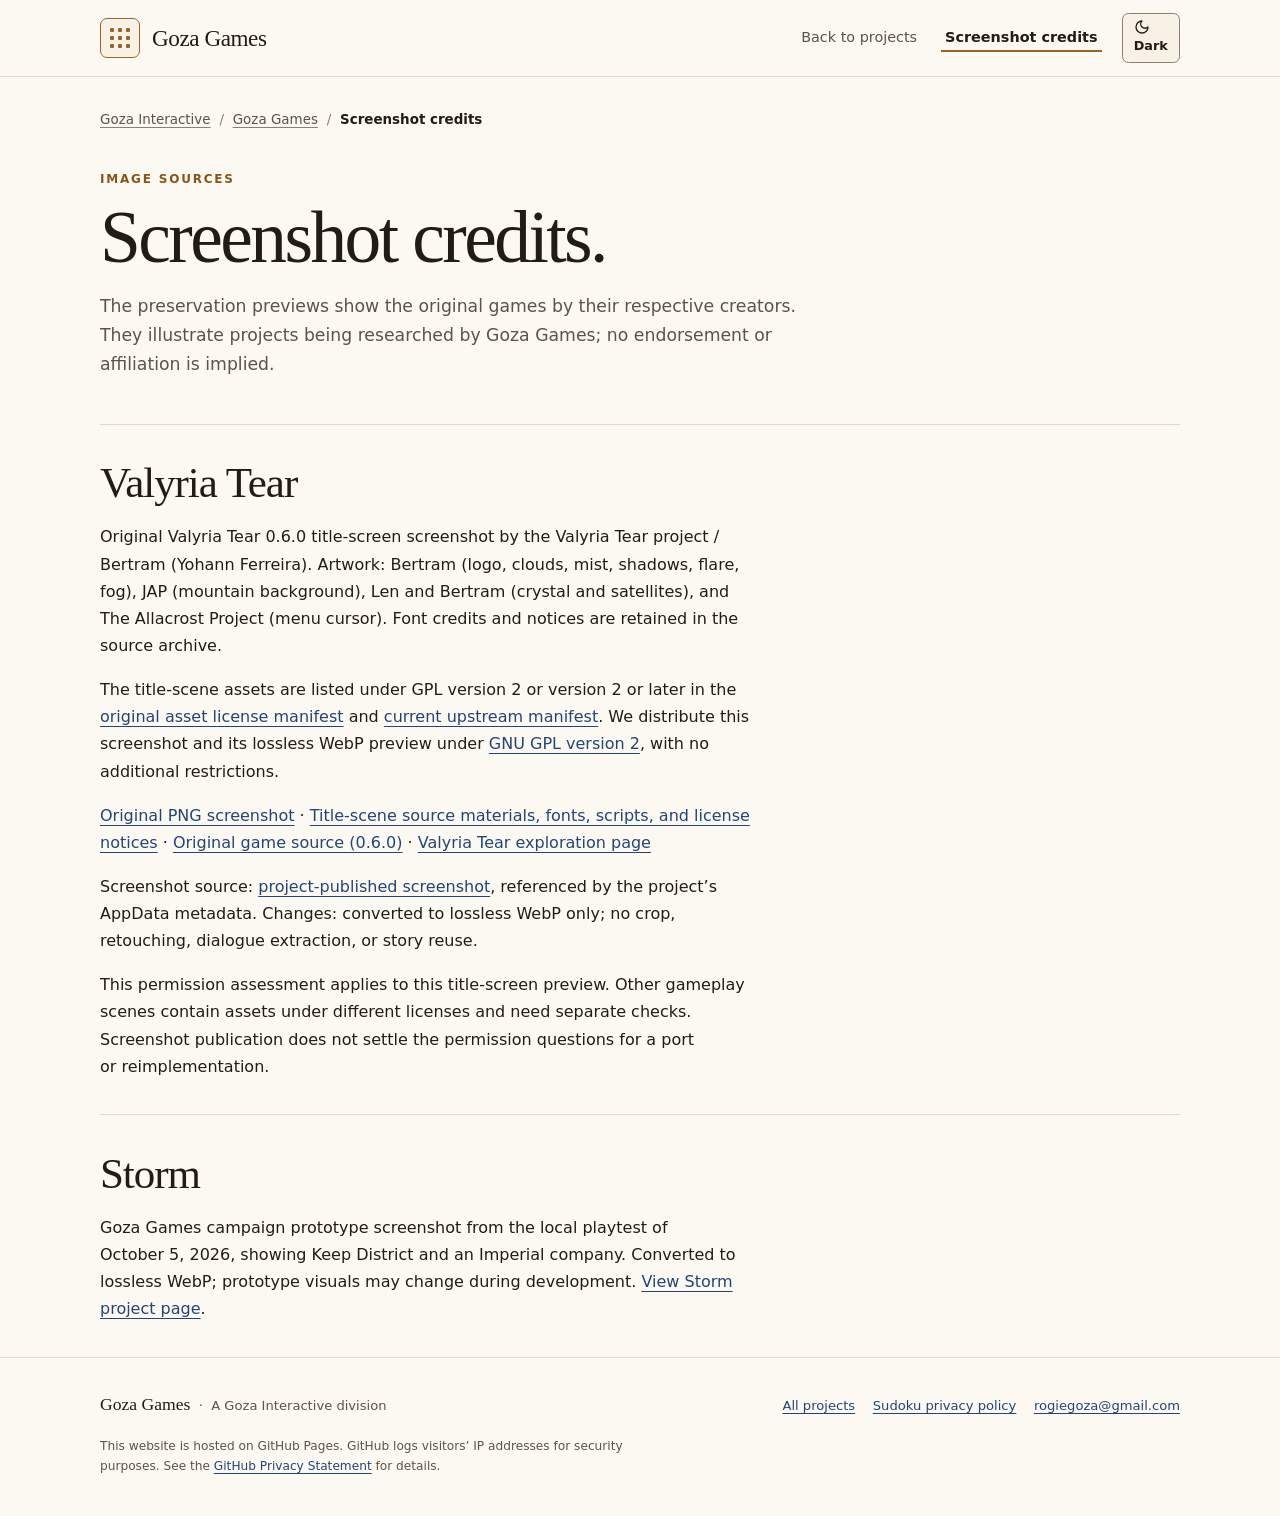
<file: screenshot-credits/index.html>
<!doctype html>
<html lang="en">
<head>
  <meta charset="utf-8">
  <meta name="viewport" content="width=device-width, initial-scale=1.0">
  <meta name="text-scale" content="scale">
  <meta name="color-scheme" content="light dark">
  <script>try{const s=localStorage.getItem("color-scheme");if(s==="light"||s==="dark")document.querySelector("meta[name=\"color-scheme\"]").content=s;}catch{}</script>
  <meta name="theme-color" media="(prefers-color-scheme: light)" content="#FCF9F2">
  <meta name="theme-color" media="(prefers-color-scheme: dark)" content="#151310">
  <meta name="referrer" content="strict-origin-when-cross-origin">
  <meta http-equiv="Content-Security-Policy" content="default-src 'self'; script-src 'self' 'inline-speculation-rules' 'sha256-ZV62QEBcRpEGfPKCC1icWMtMogYELaRWrcXrfesczKY=' 'sha256-uQWPMl/AmgV/dy/u7p3gQcznuxxWwOHFk34Nd/Wx88U='; style-src 'self' 'unsafe-inline'; img-src 'self' data:; object-src 'none'; base-uri 'self'; form-action 'self'">
  <meta name="description" content="Screenshot sources, GPL 2.0 licensing disclosures, and archive downloads for preservation and prototype previews on Goza Games.">
  <meta property="og:type" content="website">
  <meta property="og:title" content="Screenshot Credits | Goza Games">
  <meta property="og:description" content="Attribution, GPL v2 notices, and downloadable source materials for preservation previews on Goza Games.">
  <meta property="og:url" content="https://rgoza1996.github.io/gozagames/screenshot-credits/">
  <link rel="canonical" href="https://rgoza1996.github.io/gozagames/screenshot-credits/">
  <link rel="icon" href="../favicon.svg" type="image/svg+xml">
  <title>Screenshot Credits | Goza Games</title>
  <link rel="stylesheet" href="../style.css">
  <script type="speculationrules">{"prefetch":[{"where":{"and":[{"href_matches":"/*"},{"not":{"href_matches":"/*assets/*"}}]},"eagerness":"moderate"}]}</script>
  <script type="module" src="../site.js"></script>
</head>
<body>
<a id="skip-to-credits" class="skip-link visually-hidden" href="#credits-title">Skip to content</a>

<header class="site-header">
  <div class="wrap header-inner">
    <a id="credits-home-wordmark" class="wordmark" href="../">
      <span class="brand-mark" aria-hidden="true"><i></i><i></i><i></i><i></i><i></i><i></i><i></i><i></i><i></i></span>
      Goza Games
    </a>
    <div class="header-controls">
      <nav class="header-nav" aria-label="Primary">
        <a id="credits-nav-back" href="../#preservation">Back to projects</a>
        <a id="credits-nav-current" href="./" aria-current="page">Screenshot credits</a>
      </nav>
      <button id="credits-theme-toggle" class="theme-toggle" type="button" data-theme-toggle>
        <span class="when-light">
          <svg aria-hidden="true" viewBox="0 0 24 24" fill="none" stroke="currentColor" stroke-width="2" stroke-linecap="round" stroke-linejoin="round"><path d="M12 3a6 6 0 0 0 9 9 9 9 0 1 1-9-9Z"/></svg>
          <span>Dark<span class="visually-hidden"> theme</span></span>
        </span>
        <span class="when-dark">
          <svg aria-hidden="true" viewBox="0 0 24 24" fill="none" stroke="currentColor" stroke-width="2" stroke-linecap="round" stroke-linejoin="round"><circle cx="12" cy="12" r="4"/><path d="M12 2v2M12 20v2m-7.07-14.93 1.41 1.41m11.32 11.32 1.41 1.41M2 12h2m16 0h2M6.34 17.66l-1.41 1.41M19.07 4.93l-1.41 1.41"/></svg>
          <span>Light<span class="visually-hidden"> theme</span></span>
        </span>
      </button>
    </div>
  </div>
</header>

<main id="main" class="wrap">
  <nav class="breadcrumb" aria-label="Breadcrumbs">
    <ol>
      <li><a id="bc-interactive" href="../../">Goza Interactive</a></li>
      <li><a id="bc-games" href="../">Goza Games</a></li>
      <li><a id="bc-current" href="./" aria-current="page">Screenshot credits</a></li>
    </ol>
  </nav>

  <div class="policy-hero">
    <span class="eyebrow">Image sources</span>
    <h1 id="credits-title" tabindex="-1">Screenshot credits.</h1>
    <p class="subtitle">The preservation previews show the original games by their respective creators. They illustrate projects being researched by Goza Games; no endorsement or affiliation is implied.</p>
  </div>

  <div class="policy-body">
    <section id="valyria-tear" tabindex="-1">
      <h2>Valyria Tear</h2>
      <p>Original Valyria Tear 0.6.0 title-screen screenshot by the Valyria Tear project / Bertram (Yohann Ferreira). Artwork: Bertram (logo, clouds, mist, shadows, flare, fog), JAP (mountain background), Len and Bertram (crystal and satellites), and The Allacrost Project (menu cursor). Font credits and notices are retained in the source archive.</p>
      <p>The title-scene assets are listed under GPL version 2 or version 2 or later in the <a href="../assets/licenses/valyria-0.6-asset-licenses.txt">original asset license manifest</a> and <a href="../assets/licenses/valyria-asset-licenses.txt">current upstream manifest</a>. We distribute this screenshot and its lossless WebP preview under <a href="../assets/licenses/valyria-GPL-2.txt">GNU GPL version 2</a>, with no additional restrictions.</p>
      <p><a href="../assets/screenshots/valyria-title-original.png">Original PNG screenshot</a> · <a href="../assets/licenses/valyria-title-source.zip">Title-scene source materials, fonts, scripts, and license notices</a> · <a href="https://github.com/ValyriaTear/ValyriaTear/tree/0.6.0" rel="noopener">Original game source (0.6.0)</a> · <a href="../valyria-tear/">Valyria Tear exploration page</a></p>
      <p>Screenshot source: <a href="https://3.bp.blogspot.com/-B_YV6SMCC-0/U-DJPs-zRpI/AAAAAAAAAc0/P2D-0bLy7_M/s1600/screenshot_1.png" rel="noopener">project-published screenshot</a>, referenced by the project’s AppData metadata. Changes: converted to lossless WebP only; no crop, retouching, dialogue extraction, or story reuse.</p>
      <p>This permission assessment applies to this title-screen preview. Other gameplay scenes contain assets under different licenses and need separate checks. Screenshot publication does not settle the permission questions for a port or reimplementation.</p>
    </section>

    <section id="storm" tabindex="-1">
      <h2>Storm</h2>
      <p>Goza Games campaign prototype screenshot from the local playtest of October 5, 2026, showing Keep District and an Imperial company. Converted to lossless WebP; prototype visuals may change during development. <a href="../storm/">View Storm project page</a>.</p>
    </section>
  </div>
</main>

<footer class="site-footer">
  <div class="wrap">
    <div class="footer-row">
      <div><span class="footer-name">Goza Games</span> &nbsp;·&nbsp; A Goza Interactive division</div>
      <div class="footer-links">
        <a href="../">All projects</a>
        <a href="../sudoku/privacy/">Sudoku privacy policy</a>
        <a href="mailto:rogiegoza@gmail.com">rogiegoza@gmail.com</a>
      </div>
    </div>
    <p class="hosting">This website is hosted on GitHub Pages. GitHub logs visitors’ IP addresses for security purposes. See the <a href="https://docs.github.com/en/site-policy/privacy-policies/github-privacy-statement" rel="noopener">GitHub Privacy Statement</a> for details.</p>
  </div>
</footer>
</body>
</html>
</file>
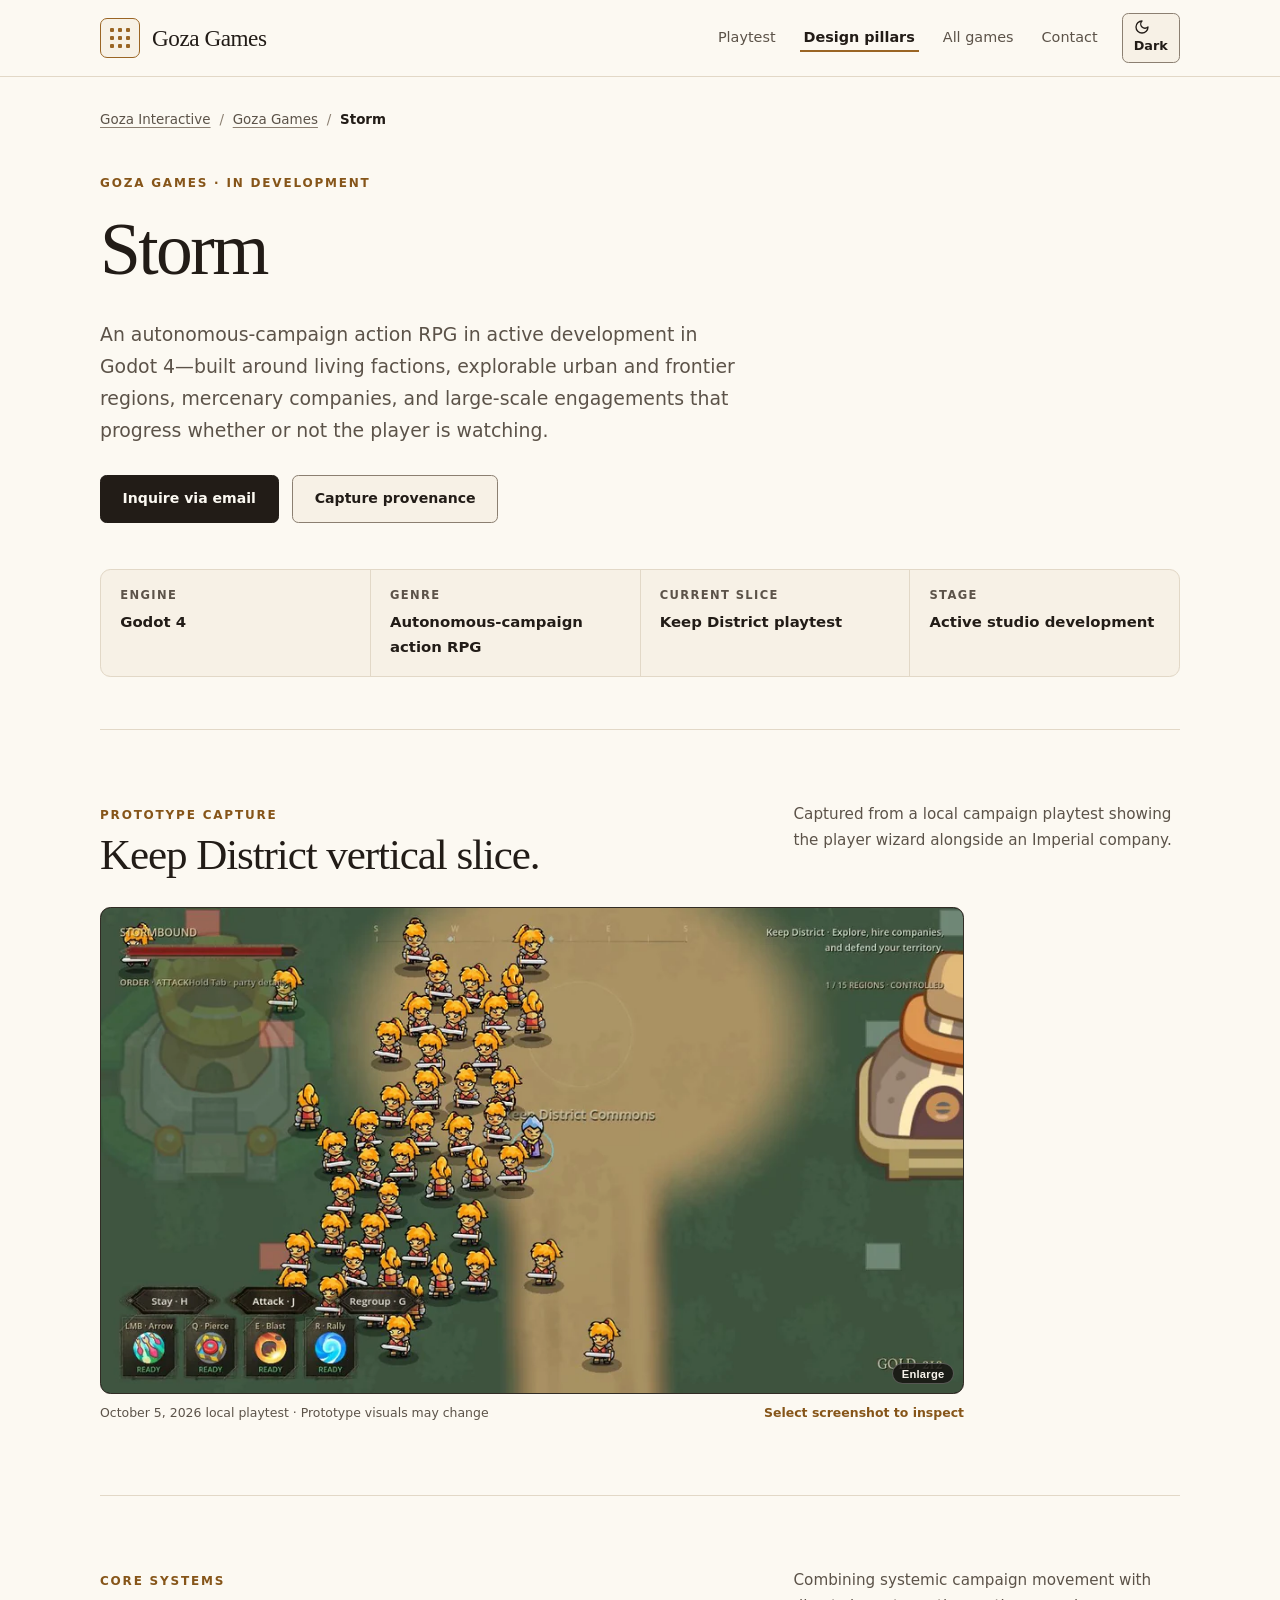
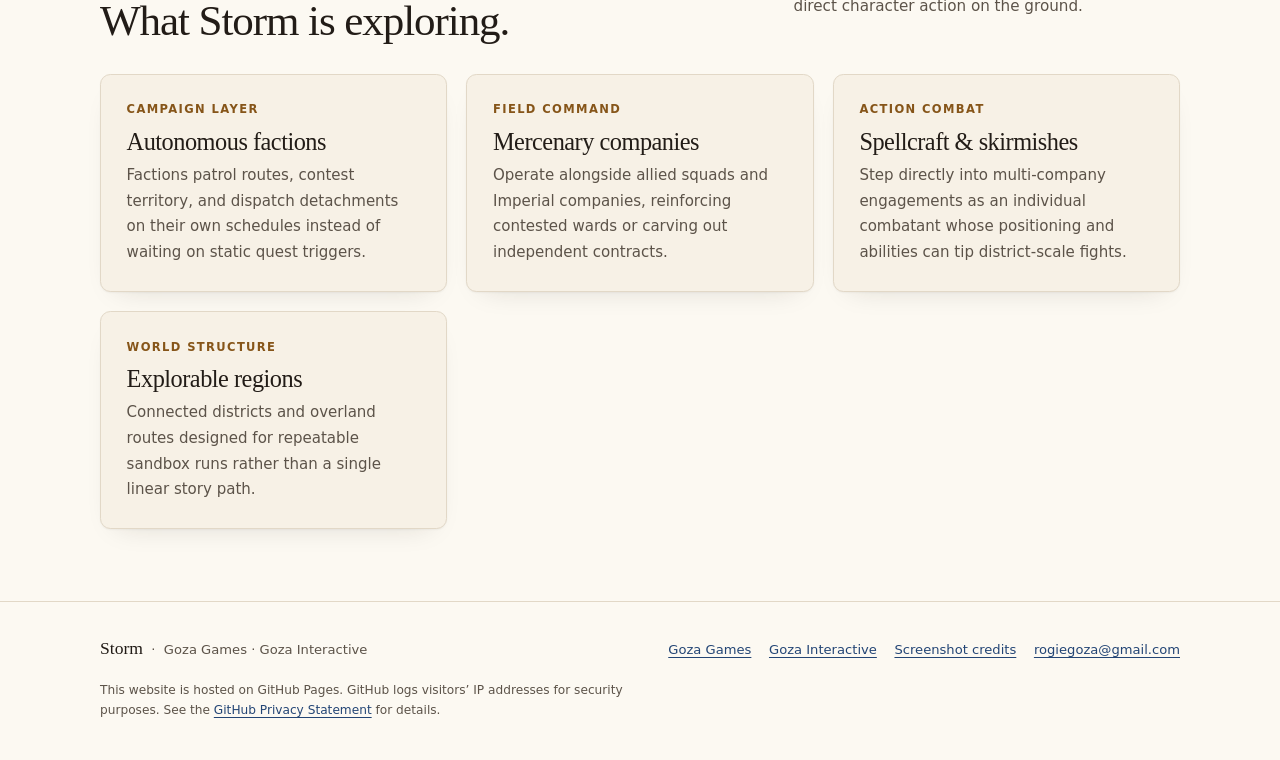
<file: storm/index.html>
<!doctype html>
<html lang="en">
<head>
  <meta charset="utf-8">
  <meta name="viewport" content="width=device-width, initial-scale=1.0">
  <meta name="text-scale" content="scale">
  <meta name="color-scheme" content="light dark">
  <script>try{const s=localStorage.getItem("color-scheme");if(s==="light"||s==="dark")document.querySelector("meta[name=\"color-scheme\"]").content=s;}catch{}</script>
  <meta name="theme-color" media="(prefers-color-scheme: light)" content="#FCF9F2">
  <meta name="theme-color" media="(prefers-color-scheme: dark)" content="#151310">
  <meta name="referrer" content="strict-origin-when-cross-origin">
  <meta http-equiv="Content-Security-Policy" content="default-src 'self'; script-src 'self' 'inline-speculation-rules' 'sha256-ZV62QEBcRpEGfPKCC1icWMtMogYELaRWrcXrfesczKY=' 'sha256-uQWPMl/AmgV/dy/u7p3gQcznuxxWwOHFk34Nd/Wx88U='; style-src 'self' 'unsafe-inline'; img-src 'self' data:; object-src 'none'; base-uri 'self'; form-action 'self'">
  <meta name="description" content="Storm by Goza Games: an autonomous-campaign action RPG prototype built in Godot 4 around living factions, mercenary companies, and contested regions.">
  <meta property="og:type" content="website">
  <meta property="og:title" content="Storm | Goza Games">
  <meta property="og:description" content="Godot 4 autonomous-campaign action-RPG prototype focused on living factions, explorable districts, and large-scale battles.">
  <meta property="og:url" content="https://rgoza1996.github.io/gozagames/storm/">
  <meta property="og:image" content="https://rgoza1996.github.io/gozagames/assets/screenshots/storm-campaign.webp">
  <link rel="canonical" href="https://rgoza1996.github.io/gozagames/storm/">
  <link rel="icon" href="../favicon.svg" type="image/svg+xml">
  <title>Storm | Goza Games</title>
  <link rel="stylesheet" href="../style.css">
  <script type="speculationrules">{"prefetch":[{"where":{"and":[{"href_matches":"/*"},{"not":{"href_matches":"/*assets/*"}}]},"eagerness":"moderate"}]}</script>
  <script type="module" src="../site.js"></script>
</head>
<body class="studio-page">
<a id="skip-to-main" class="skip-link visually-hidden" href="#project-title">Skip to content</a>

<header class="site-header">
  <div class="wrap header-inner">
    <a id="storm-home-wordmark" class="wordmark" href="../">
      <span class="brand-mark" aria-hidden="true"><i></i><i></i><i></i><i></i><i></i><i></i><i></i><i></i><i></i></span>
      Goza Games
    </a>
    <div class="header-controls">
      <nav class="header-nav" aria-label="Primary" data-scrollspy>
        <a id="storm-nav-playtest" href="#playtest">Playtest</a>
        <a id="storm-nav-pillars" href="#pillars">Design pillars</a>
        <a id="storm-nav-all-games" href="../">All games</a>
        <a id="storm-nav-contact" href="mailto:rogiegoza@gmail.com?subject=Storm%20Prototype">Contact</a>
      </nav>
      <button id="storm-theme-toggle" class="theme-toggle" type="button" data-theme-toggle>
        <span class="when-light">
          <svg aria-hidden="true" viewBox="0 0 24 24" fill="none" stroke="currentColor" stroke-width="2" stroke-linecap="round" stroke-linejoin="round"><path d="M12 3a6 6 0 0 0 9 9 9 9 0 1 1-9-9Z"/></svg>
          <span>Dark<span class="visually-hidden"> theme</span></span>
        </span>
        <span class="when-dark">
          <svg aria-hidden="true" viewBox="0 0 24 24" fill="none" stroke="currentColor" stroke-width="2" stroke-linecap="round" stroke-linejoin="round"><circle cx="12" cy="12" r="4"/><path d="M12 2v2M12 20v2m-7.07-14.93 1.41 1.41m11.32 11.32 1.41 1.41M2 12h2m16 0h2M6.34 17.66l-1.41 1.41M19.07 4.93l-1.41 1.41"/></svg>
          <span>Light<span class="visually-hidden"> theme</span></span>
        </span>
      </button>
    </div>
  </div>
</header>

<main id="main" class="wrap">
  <nav class="breadcrumb" aria-label="Breadcrumbs">
    <ol>
      <li><a id="bc-interactive" href="../../">Goza Interactive</a></li>
      <li><a id="bc-games" href="../">Goza Games</a></li>
      <li><a id="bc-current" href="./" aria-current="page">Storm</a></li>
    </ol>
  </nav>

  <section class="project-hero" aria-labelledby="project-title">
    <span class="eyebrow">Goza Games · In Development</span>
    <h1 id="project-title" tabindex="-1">Storm</h1>
    <p class="hero-description">An autonomous-campaign action RPG in active development in Godot 4—built around living factions, explorable urban and frontier regions, mercenary companies, and large-scale engagements that progress whether or not the player is watching.</p>
    <div class="actions">
      <a id="cta-storm-contact" class="button" href="mailto:rogiegoza@gmail.com?subject=Storm%20Prototype">Inquire via email</a>
      <a id="cta-storm-notes" class="button secondary" href="../screenshot-credits/#storm">Capture provenance</a>
    </div>
  </section>

  <dl class="project-facts" aria-label="Project details">
    <div>
      <dt>Engine</dt>
      <dd>Godot 4</dd>
    </div>
    <div>
      <dt>Genre</dt>
      <dd>Autonomous-campaign action RPG</dd>
    </div>
    <div>
      <dt>Current slice</dt>
      <dd>Keep District playtest</dd>
    </div>
    <div>
      <dt>Stage</dt>
      <dd>Active studio development</dd>
    </div>
  </dl>

  <section id="playtest" class="portfolio-section" aria-labelledby="playtest-title" tabindex="-1">
    <div class="portfolio-heading">
      <div>
        <span class="eyebrow">Prototype capture</span>
        <h2 id="playtest-title">Keep District vertical slice.</h2>
      </div>
      <p class="section-summary">Captured from a local campaign playtest showing the player wizard alongside an Imperial company.</p>
    </div>

    <div class="showcase-stage">
      <figure class="project-preview">
        <div class="preview-images preview-landscape">
          <button id="open-storm-shot" class="preview-trigger" type="button" commandfor="lightbox-storm" command="show-modal" aria-label="Enlarge Storm Keep District prototype screenshot">
            <img
              src="../assets/screenshots/storm-campaign.webp"
              srcset="../assets/screenshots/storm-campaign-640w.webp 640w, ../assets/screenshots/storm-campaign-960w.webp 960w, ../assets/screenshots/storm-campaign.webp 1280w"
              sizes="(max-width: 54em) 92vw, 860px"
              alt="Storm prototype campaign showing the player wizard and an Imperial company in Keep District"
              width="1280"
              height="720"
              fetchpriority="high"
              decoding="async">
            <span class="zoom-chip" aria-hidden="true">Enlarge</span>
          </button>
        </div>
        <figcaption>October 5, 2026 local playtest · Prototype visuals may change <span>Select screenshot to inspect</span></figcaption>
      </figure>
    </div>
  </section>

  <section id="pillars" class="portfolio-section" aria-labelledby="pillars-title" tabindex="-1">
    <div class="portfolio-heading">
      <div>
        <span class="eyebrow">Core systems</span>
        <h2 id="pillars-title">What Storm is exploring.</h2>
      </div>
      <p class="section-summary">Combining systemic campaign movement with direct character action on the ground.</p>
    </div>

    <div class="feature-grid">
      <article class="feature-card">
        <span class="project-type">Campaign layer</span>
        <h3>Autonomous factions</h3>
        <p>Factions patrol routes, contest territory, and dispatch detachments on their own schedules instead of waiting on static quest triggers.</p>
      </article>

      <article class="feature-card">
        <span class="project-type">Field command</span>
        <h3>Mercenary companies</h3>
        <p>Operate alongside allied squads and Imperial companies, reinforcing contested wards or carving out independent contracts.</p>
      </article>

      <article class="feature-card">
        <span class="project-type">Action combat</span>
        <h3>Spellcraft &amp; skirmishes</h3>
        <p>Step directly into multi-company engagements as an individual combatant whose positioning and abilities can tip district-scale fights.</p>
      </article>

      <article class="feature-card">
        <span class="project-type">World structure</span>
        <h3>Explorable regions</h3>
        <p>Connected districts and overland routes designed for repeatable sandbox runs rather than a single linear story path.</p>
      </article>
    </div>
  </section>

  <dialog id="lightbox-storm" class="lightbox" closedby="any" aria-labelledby="lightbox-storm-title">
    <div class="lightbox-header">
      <h2 id="lightbox-storm-title">Storm · Keep District prototype</h2>
      <button id="close-storm-shot" class="lightbox-close" type="button" commandfor="lightbox-storm" command="close" autofocus>Close</button>
    </div>
    <div class="lightbox-stage">
      <img src="../assets/screenshots/storm-campaign.webp" alt="Storm prototype campaign showing the player wizard and an Imperial company in Keep District" width="1280" height="720" fetchpriority="low" loading="lazy" decoding="async">
    </div>
    <div class="lightbox-footer">
      <span>Godot 4 playtest capture (October 5, 2026) · Prototype visuals may change</span>
      <a href="../screenshot-credits/#storm">Capture notes</a>
    </div>
  </dialog>
</main>

<footer class="site-footer">
  <div class="wrap">
    <div class="footer-row">
      <div><span class="footer-name">Storm</span> &nbsp;·&nbsp; Goza Games · Goza Interactive</div>
      <div class="footer-links">
        <a id="storm-footer-games" href="../">Goza Games</a>
        <a id="storm-footer-hub" href="../../">Goza Interactive</a>
        <a id="storm-footer-credits" href="../screenshot-credits/#storm">Screenshot credits</a>
        <a id="storm-footer-email" href="mailto:rogiegoza@gmail.com">rogiegoza@gmail.com</a>
      </div>
    </div>
    <p class="hosting">This website is hosted on GitHub Pages. GitHub logs visitors’ IP addresses for security purposes. See the <a href="https://docs.github.com/en/site-policy/privacy-policies/github-privacy-statement" rel="noopener">GitHub Privacy Statement</a> for details.</p>
  </div>
</footer>
</body>
</html>
</file>
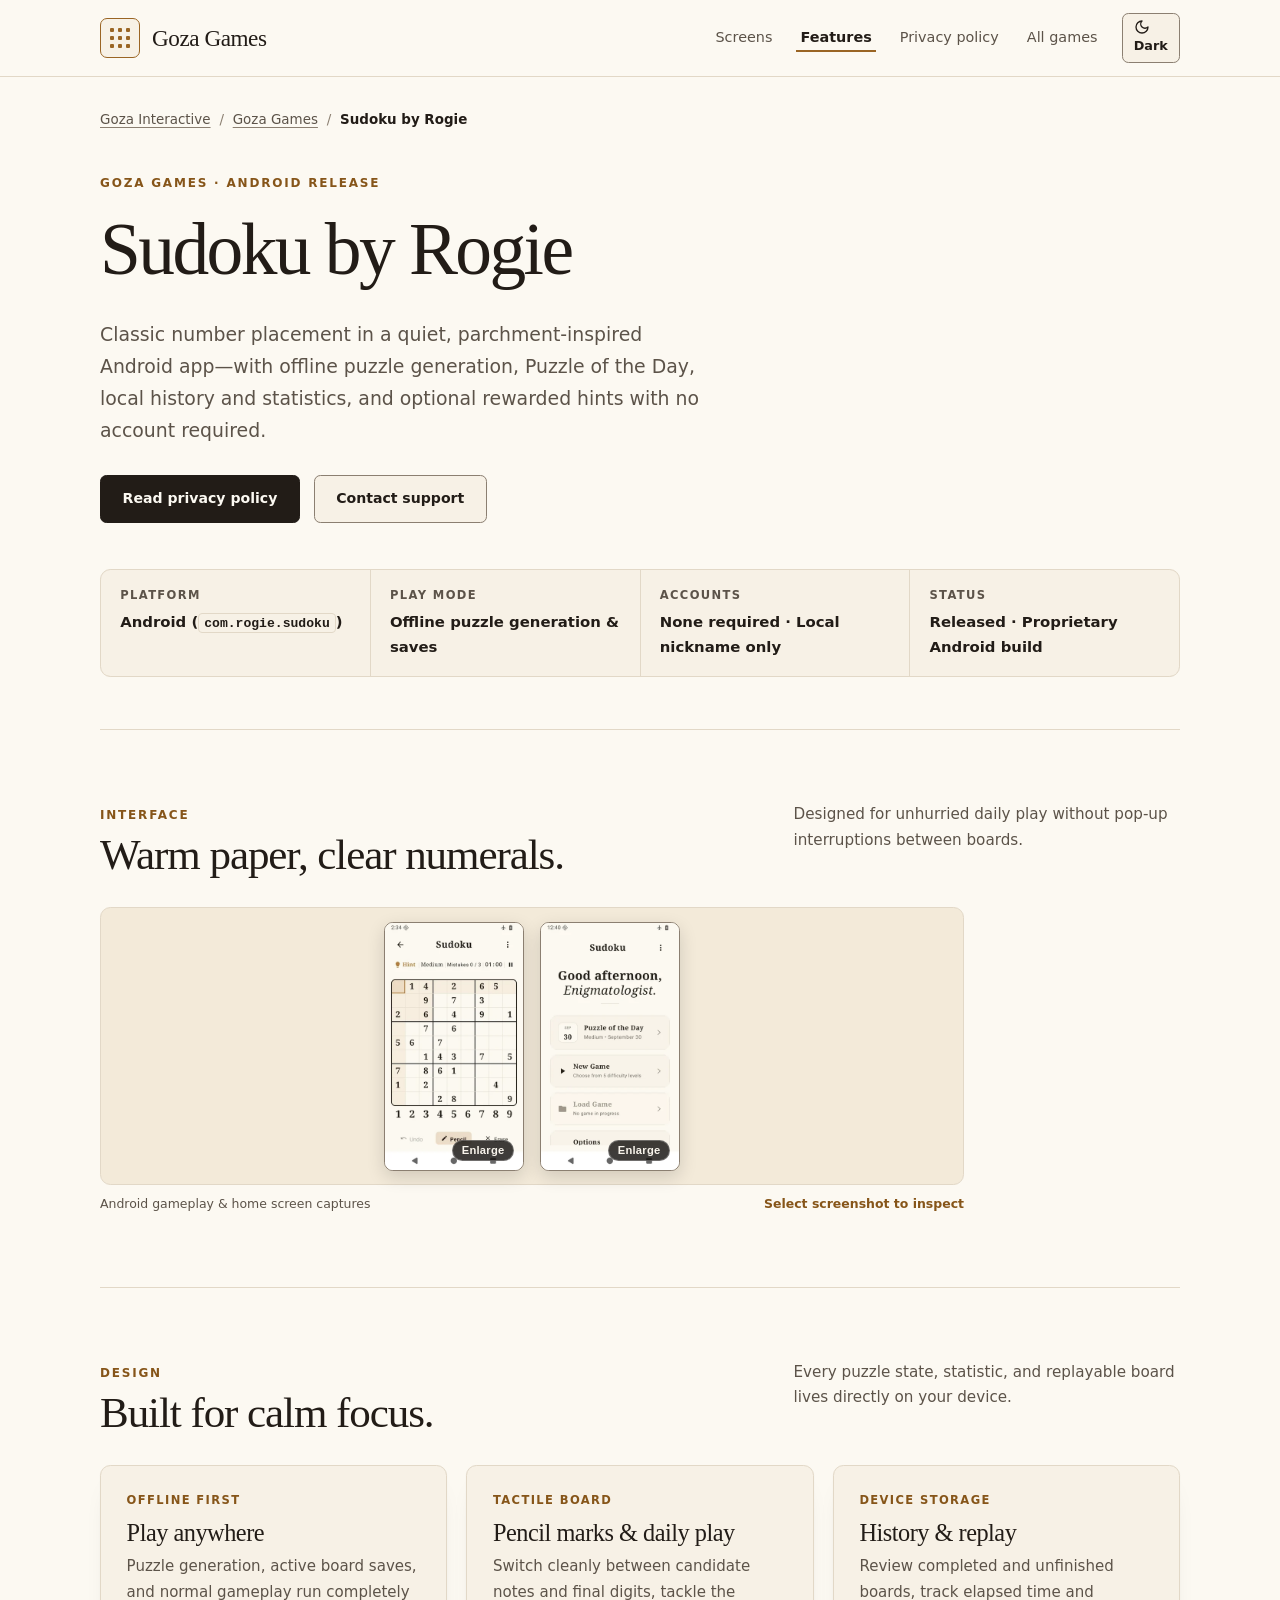
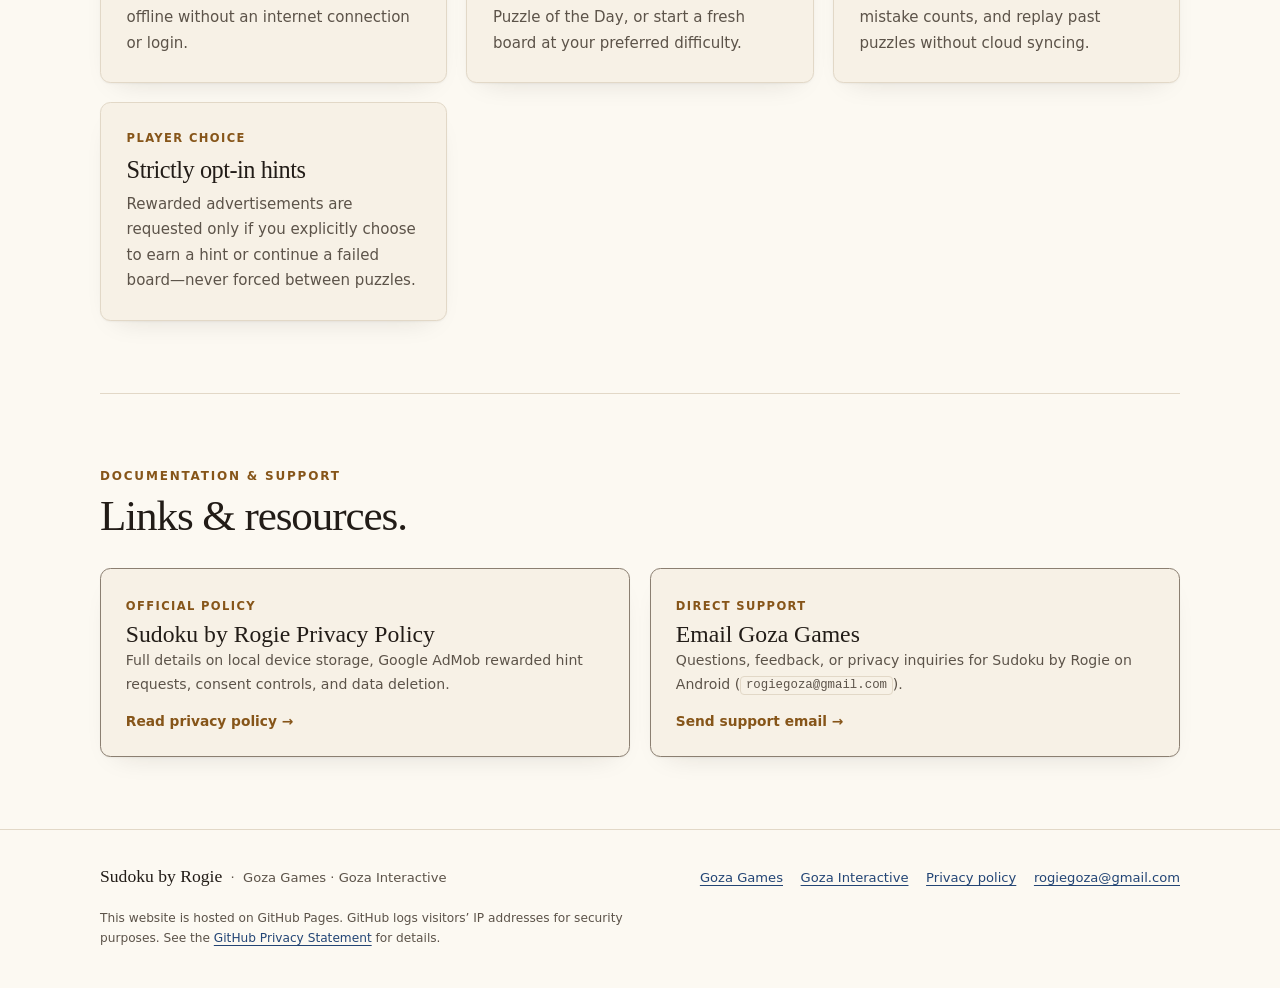
<file: sudoku/index.html>
<!doctype html>
<html lang="en">
<head>
  <meta charset="utf-8">
  <meta name="viewport" content="width=device-width, initial-scale=1.0">
  <meta name="text-scale" content="scale">
  <meta name="color-scheme" content="light dark">
  <script>try{const s=localStorage.getItem("color-scheme");if(s==="light"||s==="dark")document.querySelector("meta[name=\"color-scheme\"]").content=s;}catch{}</script>
  <meta name="theme-color" media="(prefers-color-scheme: light)" content="#FCF9F2">
  <meta name="theme-color" media="(prefers-color-scheme: dark)" content="#151310">
  <meta name="referrer" content="strict-origin-when-cross-origin">
  <meta http-equiv="Content-Security-Policy" content="default-src 'self'; script-src 'self' 'inline-speculation-rules' 'sha256-ZV62QEBcRpEGfPKCC1icWMtMogYELaRWrcXrfesczKY=' 'sha256-uQWPMl/AmgV/dy/u7p3gQcznuxxWwOHFk34Nd/Wx88U='; style-src 'self' 'unsafe-inline'; img-src 'self' data:; object-src 'none'; base-uri 'self'; form-action 'self'">
  <meta name="description" content="Sudoku by Rogie: classic offline Sudoku for Android in a warm parchment-inspired space, with local history, Puzzle of the Day, and optional rewarded hints.">
  <meta property="og:type" content="website">
  <meta property="og:title" content="Sudoku by Rogie | Goza Games">
  <meta property="og:description" content="Offline Android Sudoku with a tactile parchment board, local saves and statistics, and strictly optional rewarded hints.">
  <meta property="og:url" content="https://rgoza1996.github.io/gozagames/sudoku/">
  <meta property="og:image" content="https://rgoza1996.github.io/gozagames/assets/screenshots/sudoku-gameplay.webp">
  <link rel="canonical" href="https://rgoza1996.github.io/gozagames/sudoku/">
  <link rel="icon" href="../favicon.svg" type="image/svg+xml">
  <title>Sudoku by Rogie | Goza Games</title>
  <link rel="stylesheet" href="../style.css">
  <script type="speculationrules">{"prefetch":[{"where":{"and":[{"href_matches":"/*"},{"not":{"href_matches":"/*assets/*"}}]},"eagerness":"moderate"}]}</script>
  <script type="module" src="../site.js"></script>
</head>
<body class="studio-page">
<a id="skip-to-main" class="skip-link visually-hidden" href="#project-title">Skip to content</a>

<header class="site-header">
  <div class="wrap header-inner">
    <a id="sudoku-home-wordmark" class="wordmark" href="../">
      <span class="brand-mark" aria-hidden="true"><i></i><i></i><i></i><i></i><i></i><i></i><i></i><i></i><i></i></span>
      Goza Games
    </a>
    <div class="header-controls">
      <nav class="header-nav" aria-label="Primary" data-scrollspy>
        <a id="sudoku-nav-screens" href="#screens">Screens</a>
        <a id="sudoku-nav-features" href="#features">Features</a>
        <a id="sudoku-nav-privacy" href="./privacy/">Privacy policy</a>
        <a id="sudoku-nav-all-games" href="../">All games</a>
      </nav>
      <button id="sudoku-theme-toggle" class="theme-toggle" type="button" data-theme-toggle>
        <span class="when-light">
          <svg aria-hidden="true" viewBox="0 0 24 24" fill="none" stroke="currentColor" stroke-width="2" stroke-linecap="round" stroke-linejoin="round"><path d="M12 3a6 6 0 0 0 9 9 9 9 0 1 1-9-9Z"/></svg>
          <span>Dark<span class="visually-hidden"> theme</span></span>
        </span>
        <span class="when-dark">
          <svg aria-hidden="true" viewBox="0 0 24 24" fill="none" stroke="currentColor" stroke-width="2" stroke-linecap="round" stroke-linejoin="round"><circle cx="12" cy="12" r="4"/><path d="M12 2v2M12 20v2m-7.07-14.93 1.41 1.41m11.32 11.32 1.41 1.41M2 12h2m16 0h2M6.34 17.66l-1.41 1.41M19.07 4.93l-1.41 1.41"/></svg>
          <span>Light<span class="visually-hidden"> theme</span></span>
        </span>
      </button>
    </div>
  </div>
</header>

<main id="main" class="wrap">
  <nav class="breadcrumb" aria-label="Breadcrumbs">
    <ol>
      <li><a id="bc-interactive" href="../../">Goza Interactive</a></li>
      <li><a id="bc-games" href="../">Goza Games</a></li>
      <li><a id="bc-current" href="./" aria-current="page">Sudoku by Rogie</a></li>
    </ol>
  </nav>

  <section class="project-hero" aria-labelledby="project-title">
    <span class="eyebrow">Goza Games · Android Release</span>
    <h1 id="project-title" tabindex="-1">Sudoku by Rogie</h1>
    <p class="hero-description">Classic number placement in a quiet, parchment-inspired Android app—with offline puzzle generation, Puzzle of the Day, local history and statistics, and optional rewarded hints with no account required.</p>
    <div class="actions">
      <a id="cta-sudoku-privacy" class="button" href="./privacy/">Read privacy policy</a>
      <a id="cta-sudoku-support" class="button secondary" href="mailto:rogiegoza@gmail.com?subject=Sudoku%20by%20Rogie">Contact support</a>
    </div>
  </section>

  <dl class="project-facts" aria-label="Project details">
    <div>
      <dt>Platform</dt>
      <dd>Android (<code>com.rogie.sudoku</code>)</dd>
    </div>
    <div>
      <dt>Play mode</dt>
      <dd>Offline puzzle generation &amp; saves</dd>
    </div>
    <div>
      <dt>Accounts</dt>
      <dd>None required · Local nickname only</dd>
    </div>
    <div>
      <dt>Status</dt>
      <dd>Released · Proprietary Android build</dd>
    </div>
  </dl>

  <section id="screens" class="portfolio-section" aria-labelledby="screens-title" tabindex="-1">
    <div class="portfolio-heading">
      <div>
        <span class="eyebrow">Interface</span>
        <h2 id="screens-title">Warm paper, clear numerals.</h2>
      </div>
      <p class="section-summary">Designed for unhurried daily play without pop-up interruptions between boards.</p>
    </div>

    <div class="showcase-stage">
      <figure class="project-preview">
        <div class="preview-images preview-phones">
          <button id="open-sudoku-gameplay" class="preview-trigger" type="button" commandfor="lightbox-sudoku-gameplay" command="show-modal" aria-label="Enlarge Sudoku by Rogie gameplay screenshot">
            <img
              src="../assets/screenshots/sudoku-gameplay.webp"
              srcset="../assets/screenshots/sudoku-gameplay-360w.webp 360w, ../assets/screenshots/sudoku-gameplay.webp 720w"
              sizes="(max-width: 48em) 42vw, 180px"
              alt="Sudoku by Rogie gameplay with a parchment puzzle board, hint button, and pencil controls"
              width="720"
              height="1280"
              fetchpriority="high"
              decoding="async">
            <span class="zoom-chip" aria-hidden="true">Enlarge</span>
          </button>
          <button id="open-sudoku-home" class="preview-trigger" type="button" commandfor="lightbox-sudoku-home" command="show-modal" aria-label="Enlarge Sudoku by Rogie home screen screenshot">
            <img
              src="../assets/screenshots/sudoku-home.webp"
              srcset="../assets/screenshots/sudoku-home-360w.webp 360w, ../assets/screenshots/sudoku-home.webp 720w"
              sizes="(max-width: 48em) 42vw, 180px"
              alt="Sudoku by Rogie home screen with Puzzle of the Day and New Game options"
              width="720"
              height="1280"
              decoding="async">
            <span class="zoom-chip" aria-hidden="true">Enlarge</span>
          </button>
        </div>
        <figcaption>Android gameplay &amp; home screen captures <span>Select screenshot to inspect</span></figcaption>
      </figure>
    </div>
  </section>

  <section id="features" class="portfolio-section" aria-labelledby="features-title" tabindex="-1">
    <div class="portfolio-heading">
      <div>
        <span class="eyebrow">Design</span>
        <h2 id="features-title">Built for calm focus.</h2>
      </div>
      <p class="section-summary">Every puzzle state, statistic, and replayable board lives directly on your device.</p>
    </div>

    <div class="feature-grid">
      <article class="feature-card">
        <span class="project-type">Offline first</span>
        <h3>Play anywhere</h3>
        <p>Puzzle generation, active board saves, and normal gameplay run completely offline without an internet connection or login.</p>
      </article>

      <article class="feature-card">
        <span class="project-type">Tactile board</span>
        <h3>Pencil marks &amp; daily play</h3>
        <p>Switch cleanly between candidate notes and final digits, tackle the Puzzle of the Day, or start a fresh board at your preferred difficulty.</p>
      </article>

      <article class="feature-card">
        <span class="project-type">Device storage</span>
        <h3>History &amp; replay</h3>
        <p>Review completed and unfinished boards, track elapsed time and mistake counts, and replay past puzzles without cloud syncing.</p>
      </article>

      <article class="feature-card">
        <span class="project-type">Player choice</span>
        <h3>Strictly opt-in hints</h3>
        <p>Rewarded advertisements are requested only if you explicitly choose to earn a hint or continue a failed board—never forced between puzzles.</p>
      </article>
    </div>
  </section>

  <section id="links" class="portfolio-section" aria-labelledby="links-title">
    <div class="portfolio-heading">
      <div>
        <span class="eyebrow">Documentation &amp; support</span>
        <h2 id="links-title">Links &amp; resources.</h2>
      </div>
    </div>

    <div class="channel-grid">
      <a id="channel-sudoku-privacy" class="channel-card" href="./privacy/">
        <div>
          <span class="project-type">Official policy</span>
          <div class="channel-title">Sudoku by Rogie Privacy Policy</div>
          <p class="channel-meta">Full details on local device storage, Google AdMob rewarded hint requests, consent controls, and data deletion.</p>
        </div>
        <span class="channel-cta">Read privacy policy →</span>
      </a>

      <a id="channel-sudoku-email" class="channel-card" href="mailto:rogiegoza@gmail.com?subject=Sudoku%20by%20Rogie">
        <div>
          <span class="project-type">Direct support</span>
          <div class="channel-title">Email Goza Games</div>
          <p class="channel-meta">Questions, feedback, or privacy inquiries for Sudoku by Rogie on Android (<code>rogiegoza@gmail.com</code>).</p>
        </div>
        <span class="channel-cta">Send support email →</span>
      </a>
    </div>
  </section>

  <dialog id="lightbox-sudoku-gameplay" class="lightbox lightbox-portrait" closedby="any" aria-labelledby="lightbox-sudoku-gameplay-title">
    <div class="lightbox-header">
      <h2 id="lightbox-sudoku-gameplay-title">Sudoku by Rogie · Gameplay</h2>
      <button id="close-sudoku-gameplay" class="lightbox-close" type="button" commandfor="lightbox-sudoku-gameplay" command="close" autofocus>Close</button>
    </div>
    <div class="lightbox-stage">
      <img src="../assets/screenshots/sudoku-gameplay.webp" alt="Sudoku by Rogie gameplay with a parchment puzzle board, hint button, and pencil controls" width="720" height="1280" fetchpriority="low" loading="lazy" decoding="async">
    </div>
    <div class="lightbox-footer">
      <span>Android capture · 720 × 1280</span>
      <a href="../assets/screenshots/sudoku-gameplay.webp" target="_blank" rel="noopener">Open full image</a>
    </div>
  </dialog>

  <dialog id="lightbox-sudoku-home" class="lightbox lightbox-portrait" closedby="any" aria-labelledby="lightbox-sudoku-home-title">
    <div class="lightbox-header">
      <h2 id="lightbox-sudoku-home-title">Sudoku by Rogie · Home screen</h2>
      <button id="close-sudoku-home" class="lightbox-close" type="button" commandfor="lightbox-sudoku-home" command="close" autofocus>Close</button>
    </div>
    <div class="lightbox-stage">
      <img src="../assets/screenshots/sudoku-home.webp" alt="Sudoku by Rogie home screen with Puzzle of the Day and New Game options" width="720" height="1280" fetchpriority="low" loading="lazy" decoding="async">
    </div>
    <div class="lightbox-footer">
      <span>Android capture · 720 × 1280</span>
      <a href="../assets/screenshots/sudoku-home.webp" target="_blank" rel="noopener">Open full image</a>
    </div>
  </dialog>
</main>

<footer class="site-footer">
  <div class="wrap">
    <div class="footer-row">
      <div><span class="footer-name">Sudoku by Rogie</span> &nbsp;·&nbsp; Goza Games · Goza Interactive</div>
      <div class="footer-links">
        <a id="sudoku-footer-games" href="../">Goza Games</a>
        <a id="sudoku-footer-hub" href="../../">Goza Interactive</a>
        <a id="sudoku-footer-privacy" href="./privacy/">Privacy policy</a>
        <a id="sudoku-footer-email" href="mailto:rogiegoza@gmail.com">rogiegoza@gmail.com</a>
      </div>
    </div>
    <p class="hosting">This website is hosted on GitHub Pages. GitHub logs visitors’ IP addresses for security purposes. See the <a href="https://docs.github.com/en/site-policy/privacy-policies/github-privacy-statement" rel="noopener">GitHub Privacy Statement</a> for details.</p>
  </div>
</footer>
</body>
</html>
</file>
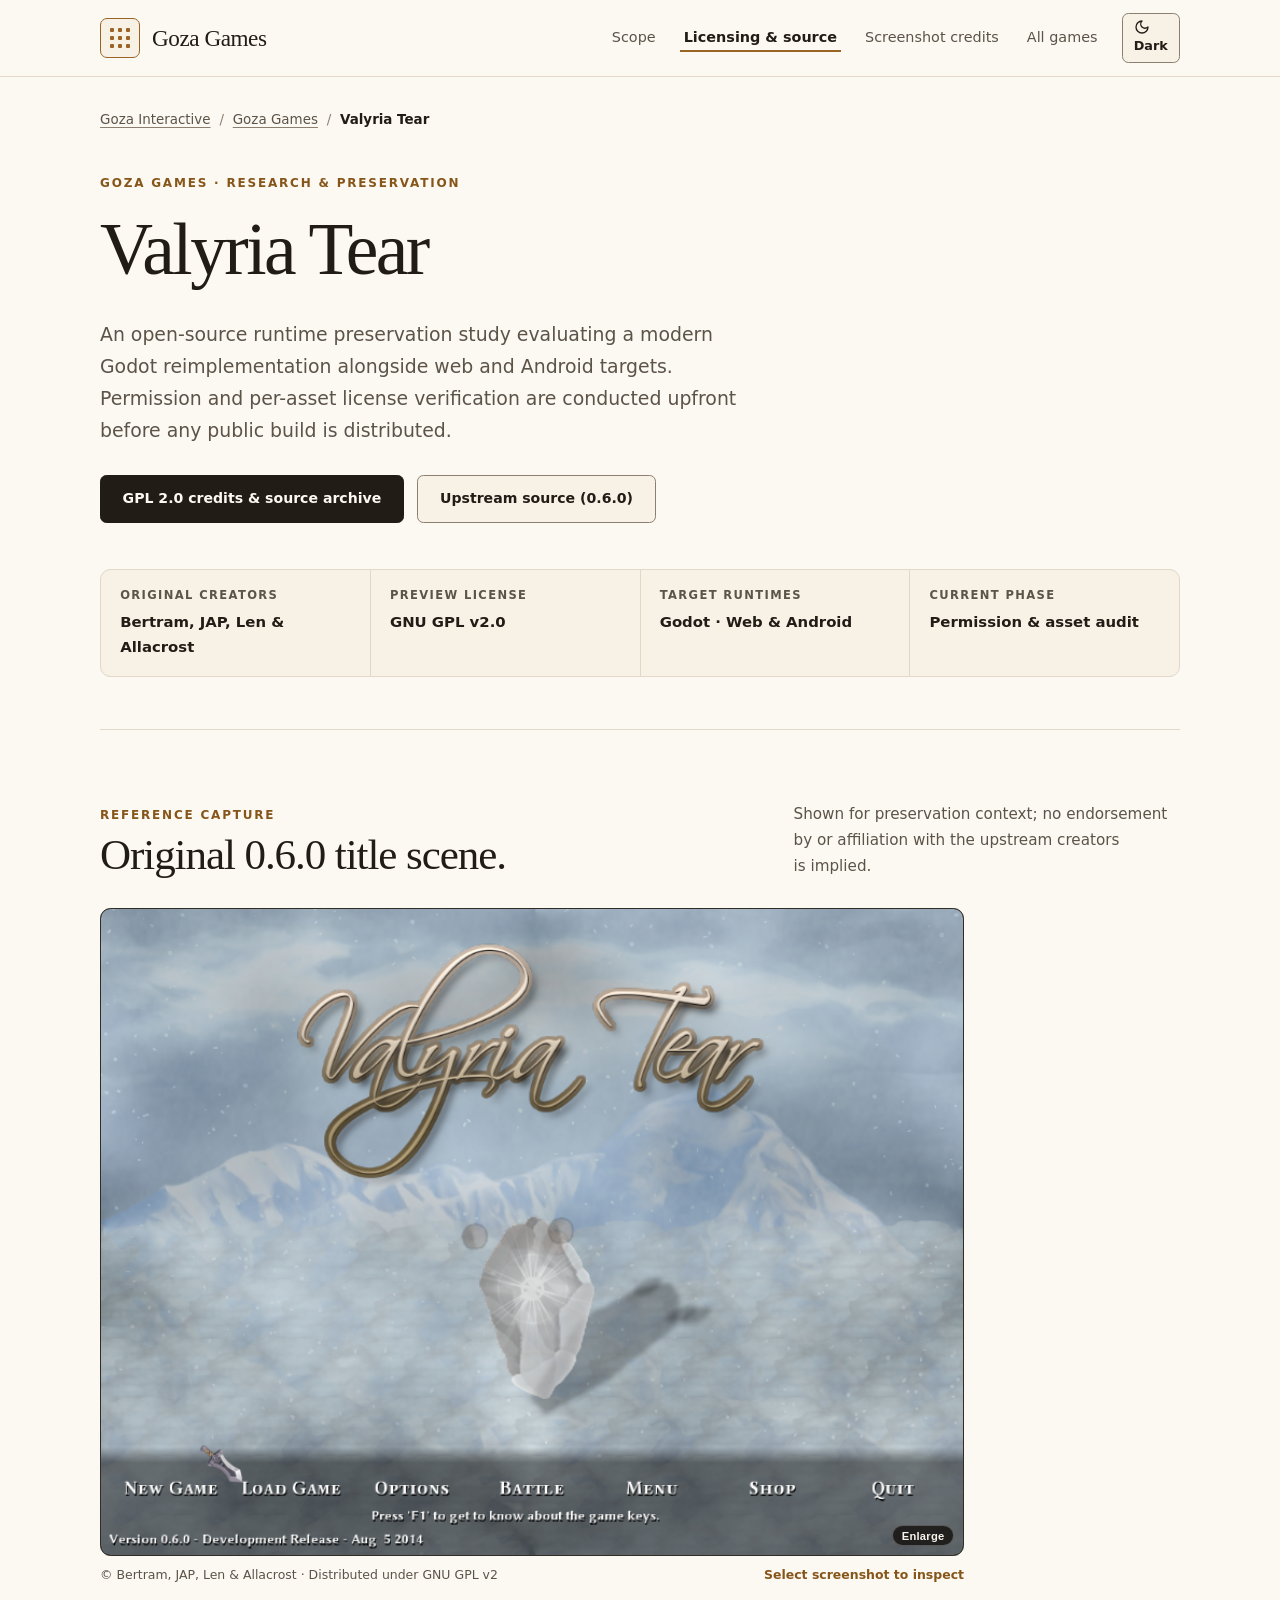
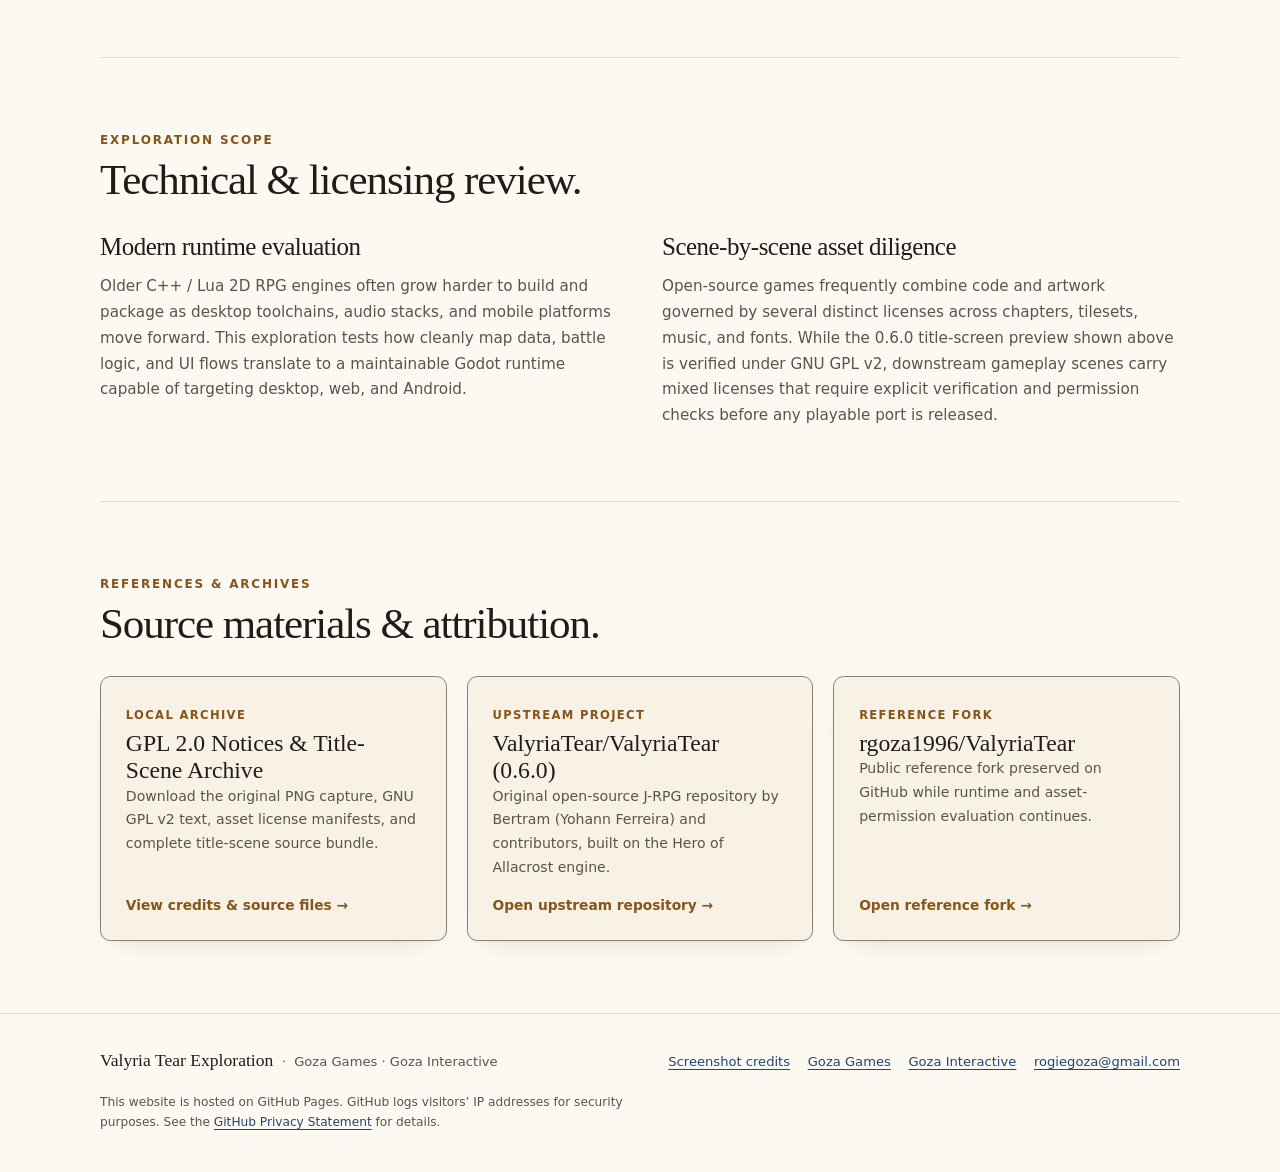
<file: valyria-tear/index.html>
<!doctype html>
<html lang="en">
<head>
  <meta charset="utf-8">
  <meta name="viewport" content="width=device-width, initial-scale=1.0">
  <meta name="text-scale" content="scale">
  <meta name="color-scheme" content="light dark">
  <script>try{const s=localStorage.getItem("color-scheme");if(s==="light"||s==="dark")document.querySelector("meta[name=\"color-scheme\"]").content=s;}catch{}</script>
  <meta name="theme-color" media="(prefers-color-scheme: light)" content="#FCF9F2">
  <meta name="theme-color" media="(prefers-color-scheme: dark)" content="#151310">
  <meta name="referrer" content="strict-origin-when-cross-origin">
  <meta http-equiv="Content-Security-Policy" content="default-src 'self'; script-src 'self' 'inline-speculation-rules' 'sha256-ZV62QEBcRpEGfPKCC1icWMtMogYELaRWrcXrfesczKY=' 'sha256-uQWPMl/AmgV/dy/u7p3gQcznuxxWwOHFk34Nd/Wx88U='; style-src 'self' 'unsafe-inline'; img-src 'self' data:; object-src 'none'; base-uri 'self'; form-action 'self'">
  <meta name="description" content="Valyria Tear runtime preservation research at Goza Games: evaluating a modern Godot reimplementation alongside per-asset GPL and license audits.">
  <meta property="og:type" content="website">
  <meta property="og:title" content="Valyria Tear Exploration | Goza Games">
  <meta property="og:description" content="Evaluating an open-source Godot reimplementation of Valyria Tear for modern web and Android targets, with transparent license review.">
  <meta property="og:url" content="https://rgoza1996.github.io/gozagames/valyria-tear/">
  <meta property="og:image" content="https://rgoza1996.github.io/gozagames/assets/screenshots/valyria-title.webp">
  <link rel="canonical" href="https://rgoza1996.github.io/gozagames/valyria-tear/">
  <link rel="icon" href="../favicon.svg" type="image/svg+xml">
  <title>Valyria Tear Exploration | Goza Games</title>
  <link rel="stylesheet" href="../style.css">
  <script type="speculationrules">{"prefetch":[{"where":{"and":[{"href_matches":"/*"},{"not":{"href_matches":"/*assets/*"}}]},"eagerness":"moderate"}]}</script>
  <script type="module" src="../site.js"></script>
</head>
<body class="studio-page">
<a id="skip-to-main" class="skip-link visually-hidden" href="#project-title">Skip to content</a>

<header class="site-header">
  <div class="wrap header-inner">
    <a id="vt-home-wordmark" class="wordmark" href="../">
      <span class="brand-mark" aria-hidden="true"><i></i><i></i><i></i><i></i><i></i><i></i><i></i><i></i><i></i></span>
      Goza Games
    </a>
    <div class="header-controls">
      <nav class="header-nav" aria-label="Primary" data-scrollspy>
        <a id="vt-nav-scope" href="#scope">Scope</a>
        <a id="vt-nav-licensing" href="#licensing">Licensing &amp; source</a>
        <a id="vt-nav-credits" href="../screenshot-credits/#valyria-tear">Screenshot credits</a>
        <a id="vt-nav-all-games" href="../">All games</a>
      </nav>
      <button id="vt-theme-toggle" class="theme-toggle" type="button" data-theme-toggle>
        <span class="when-light">
          <svg aria-hidden="true" viewBox="0 0 24 24" fill="none" stroke="currentColor" stroke-width="2" stroke-linecap="round" stroke-linejoin="round"><path d="M12 3a6 6 0 0 0 9 9 9 9 0 1 1-9-9Z"/></svg>
          <span>Dark<span class="visually-hidden"> theme</span></span>
        </span>
        <span class="when-dark">
          <svg aria-hidden="true" viewBox="0 0 24 24" fill="none" stroke="currentColor" stroke-width="2" stroke-linecap="round" stroke-linejoin="round"><circle cx="12" cy="12" r="4"/><path d="M12 2v2M12 20v2m-7.07-14.93 1.41 1.41m11.32 11.32 1.41 1.41M2 12h2m16 0h2M6.34 17.66l-1.41 1.41M19.07 4.93l-1.41 1.41"/></svg>
          <span>Light<span class="visually-hidden"> theme</span></span>
        </span>
      </button>
    </div>
  </div>
</header>

<main id="main" class="wrap">
  <nav class="breadcrumb" aria-label="Breadcrumbs">
    <ol>
      <li><a id="bc-interactive" href="../../">Goza Interactive</a></li>
      <li><a id="bc-games" href="../">Goza Games</a></li>
      <li><a id="bc-current" href="./" aria-current="page">Valyria Tear</a></li>
    </ol>
  </nav>

  <section class="project-hero" aria-labelledby="project-title">
    <span class="eyebrow">Goza Games · Research &amp; Preservation</span>
    <h1 id="project-title" tabindex="-1">Valyria Tear</h1>
    <p class="hero-description">An open-source runtime preservation study evaluating a modern Godot reimplementation alongside web and Android targets. Permission and per-asset license verification are conducted upfront before any public build is distributed.</p>
    <div class="actions">
      <a id="cta-vt-credits" class="button" href="../screenshot-credits/#valyria-tear">GPL 2.0 credits &amp; source archive</a>
      <a id="cta-vt-upstream" class="button secondary" href="https://github.com/ValyriaTear/ValyriaTear/tree/0.6.0" rel="noopener">Upstream source (0.6.0)</a>
    </div>
  </section>

  <dl class="project-facts" aria-label="Exploration details">
    <div>
      <dt>Original creators</dt>
      <dd>Bertram, JAP, Len &amp; Allacrost</dd>
    </div>
    <div>
      <dt>Preview license</dt>
      <dd>GNU GPL v2.0</dd>
    </div>
    <div>
      <dt>Target runtimes</dt>
      <dd>Godot · Web &amp; Android</dd>
    </div>
    <div>
      <dt>Current phase</dt>
      <dd>Permission &amp; asset audit</dd>
    </div>
  </dl>

  <section class="portfolio-section" aria-labelledby="preview-title">
    <div class="portfolio-heading">
      <div>
        <span class="eyebrow">Reference capture</span>
        <h2 id="preview-title">Original 0.6.0 title scene.</h2>
      </div>
      <p class="section-summary">Shown for preservation context; no endorsement by or affiliation with the upstream creators is implied.</p>
    </div>

    <div class="showcase-stage">
      <figure class="project-preview">
        <div class="preview-images preview-landscape">
          <button id="open-vt-shot" class="preview-trigger" type="button" commandfor="lightbox-valyria" command="show-modal" aria-label="Enlarge original Valyria Tear title screen screenshot">
            <img
              src="../assets/screenshots/valyria-title.webp"
              alt="Original Valyria Tear title screen with mountain scenery and a floating crystal"
              width="800"
              height="600"
              fetchpriority="high"
              decoding="async">
            <span class="zoom-chip" aria-hidden="true">Enlarge</span>
          </button>
        </div>
        <figcaption>© Bertram, JAP, Len &amp; Allacrost · Distributed under GNU GPL v2 <span>Select screenshot to inspect</span></figcaption>
      </figure>
    </div>
  </section>

  <section id="scope" class="portfolio-section" aria-labelledby="scope-title" tabindex="-1">
    <div class="portfolio-heading">
      <div>
        <span class="eyebrow">Exploration scope</span>
        <h2 id="scope-title">Technical &amp; licensing review.</h2>
      </div>
    </div>

    <div class="prose-grid">
      <div class="prose-block">
        <h3>Modern runtime evaluation</h3>
        <p>Older C++ / Lua 2D RPG engines often grow harder to build and package as desktop toolchains, audio stacks, and mobile platforms move forward. This exploration tests how cleanly map data, battle logic, and UI flows translate to a maintainable Godot runtime capable of targeting desktop, web, and Android.</p>
      </div>

      <div class="prose-block">
        <h3>Scene-by-scene asset diligence</h3>
        <p>Open-source games frequently combine code and artwork governed by several distinct licenses across chapters, tilesets, music, and fonts. While the 0.6.0 title-screen preview shown above is verified under GNU GPL v2, downstream gameplay scenes carry mixed licenses that require explicit verification and permission checks before any playable port is released.</p>
      </div>
    </div>
  </section>

  <section id="licensing" class="portfolio-section" aria-labelledby="licensing-title" tabindex="-1">
    <div class="portfolio-heading">
      <div>
        <span class="eyebrow">References &amp; archives</span>
        <h2 id="licensing-title">Source materials &amp; attribution.</h2>
      </div>
    </div>

    <div class="channel-grid">
      <a id="channel-vt-credits" class="channel-card" href="../screenshot-credits/#valyria-tear">
        <div>
          <span class="project-type">Local archive</span>
          <div class="channel-title">GPL 2.0 Notices &amp; Title-Scene Archive</div>
          <p class="channel-meta">Download the original PNG capture, GNU GPL v2 text, asset license manifests, and complete title-scene source bundle.</p>
        </div>
        <span class="channel-cta">View credits &amp; source files →</span>
      </a>

      <a id="channel-vt-upstream" class="channel-card" href="https://github.com/ValyriaTear/ValyriaTear/tree/0.6.0" rel="noopener">
        <div>
          <span class="project-type">Upstream project</span>
          <div class="channel-title">ValyriaTear/ValyriaTear (0.6.0)</div>
          <p class="channel-meta">Original open-source J-RPG repository by Bertram (Yohann Ferreira) and contributors, built on the Hero of Allacrost engine.</p>
        </div>
        <span class="channel-cta">Open upstream repository →</span>
      </a>

      <a id="channel-vt-fork" class="channel-card" href="https://github.com/rgoza1996/ValyriaTear" rel="noopener">
        <div>
          <span class="project-type">Reference fork</span>
          <div class="channel-title">rgoza1996/ValyriaTear</div>
          <p class="channel-meta">Public reference fork preserved on GitHub while runtime and asset-permission evaluation continues.</p>
        </div>
        <span class="channel-cta">Open reference fork →</span>
      </a>
    </div>
  </section>

  <dialog id="lightbox-valyria" class="lightbox" closedby="any" aria-labelledby="lightbox-valyria-title">
    <div class="lightbox-header">
      <h2 id="lightbox-valyria-title">Valyria Tear (0.6.0) · Original title screen</h2>
      <button id="close-vt-shot" class="lightbox-close" type="button" commandfor="lightbox-valyria" command="close" autofocus>Close</button>
    </div>
    <div class="lightbox-stage">
      <img src="../assets/screenshots/valyria-title.webp" alt="Original Valyria Tear title screen with mountain scenery and a floating crystal" width="800" height="600" fetchpriority="low" loading="lazy" decoding="async">
    </div>
    <div class="lightbox-footer">
      <span>© Bertram, JAP, Len &amp; Allacrost · Distributed under GNU GPL v2</span>
      <a href="../screenshot-credits/#valyria-tear">GPL 2.0, credits &amp; source archive</a>
    </div>
  </dialog>
</main>

<footer class="site-footer">
  <div class="wrap">
    <div class="footer-row">
      <div><span class="footer-name">Valyria Tear Exploration</span> &nbsp;·&nbsp; Goza Games · Goza Interactive</div>
      <div class="footer-links">
        <a id="vt-footer-credits" href="../screenshot-credits/#valyria-tear">Screenshot credits</a>
        <a id="vt-footer-games" href="../">Goza Games</a>
        <a id="vt-footer-hub" href="../../">Goza Interactive</a>
        <a id="vt-footer-email" href="mailto:rogiegoza@gmail.com">rogiegoza@gmail.com</a>
      </div>
    </div>
    <p class="hosting">This website is hosted on GitHub Pages. GitHub logs visitors’ IP addresses for security purposes. See the <a href="https://docs.github.com/en/site-policy/privacy-policies/github-privacy-statement" rel="noopener">GitHub Privacy Statement</a> for details.</p>
  </div>
</footer>
</body>
</html>
</file>
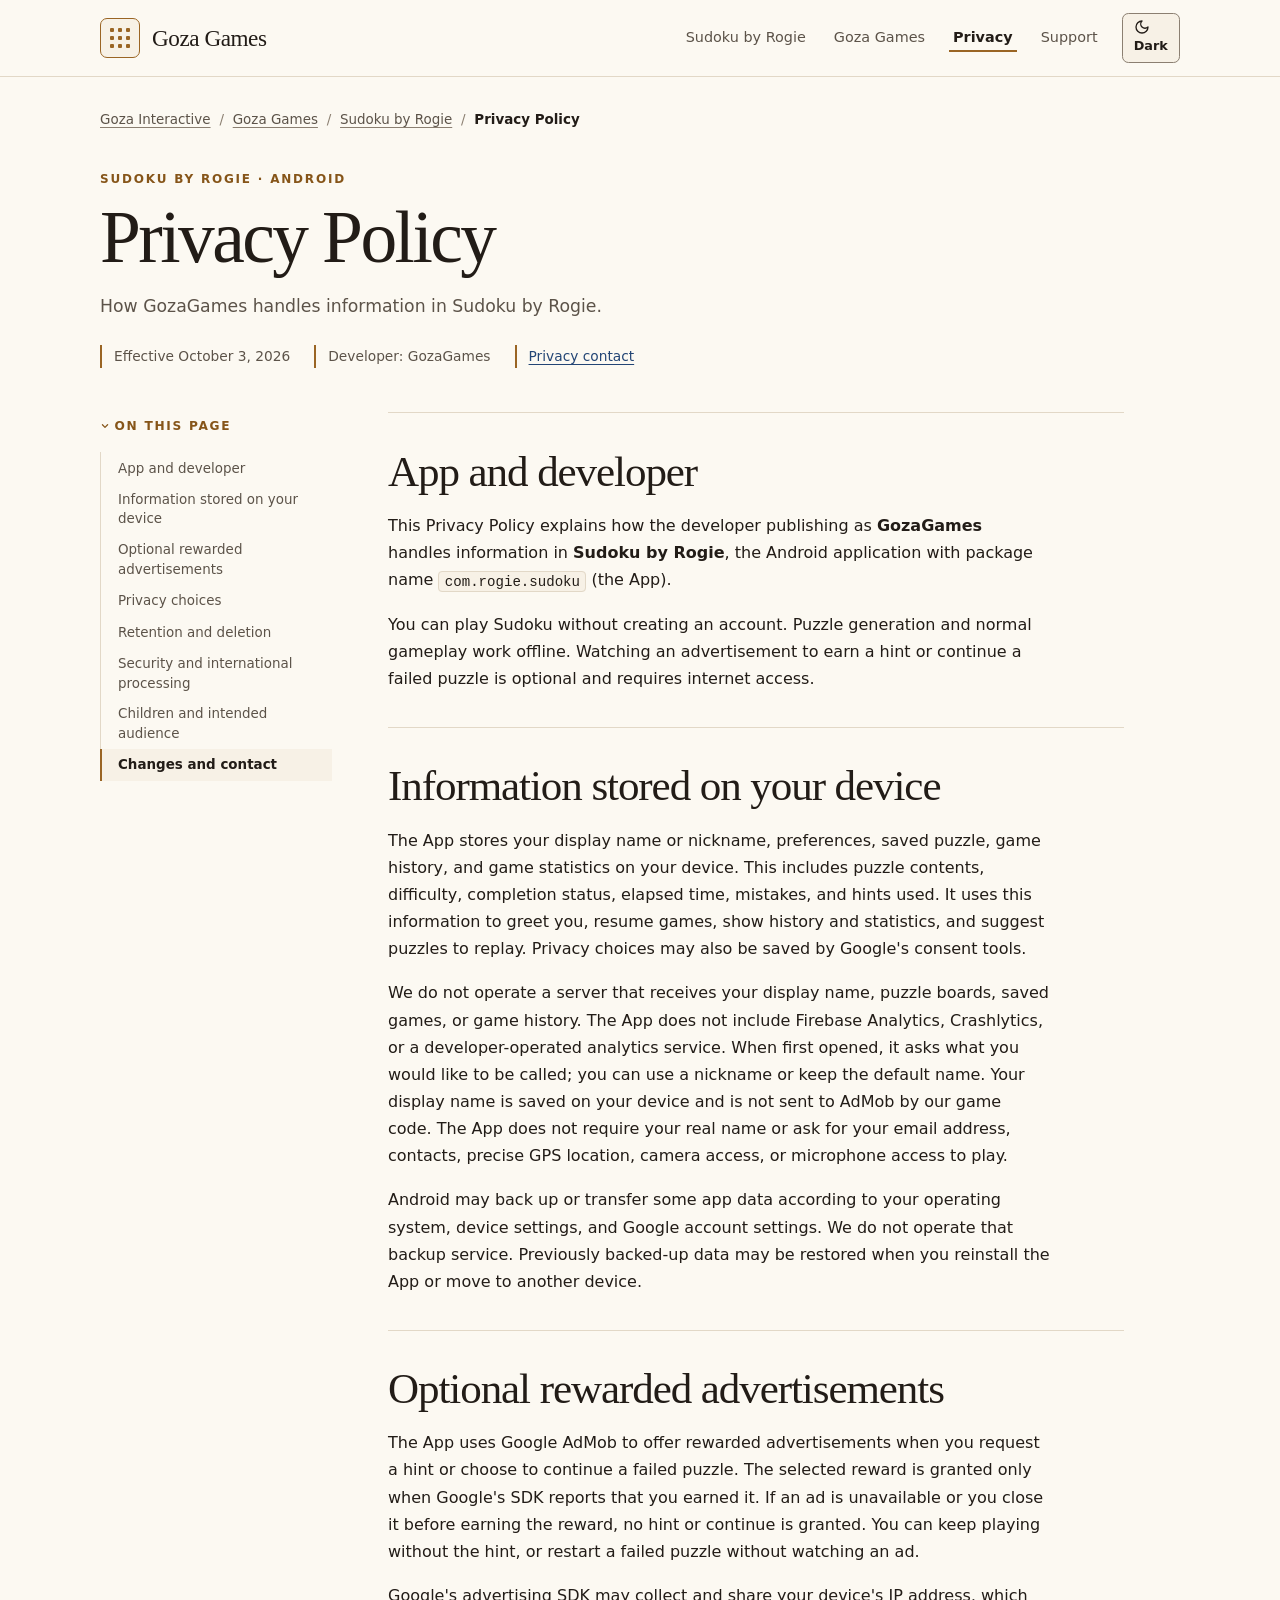
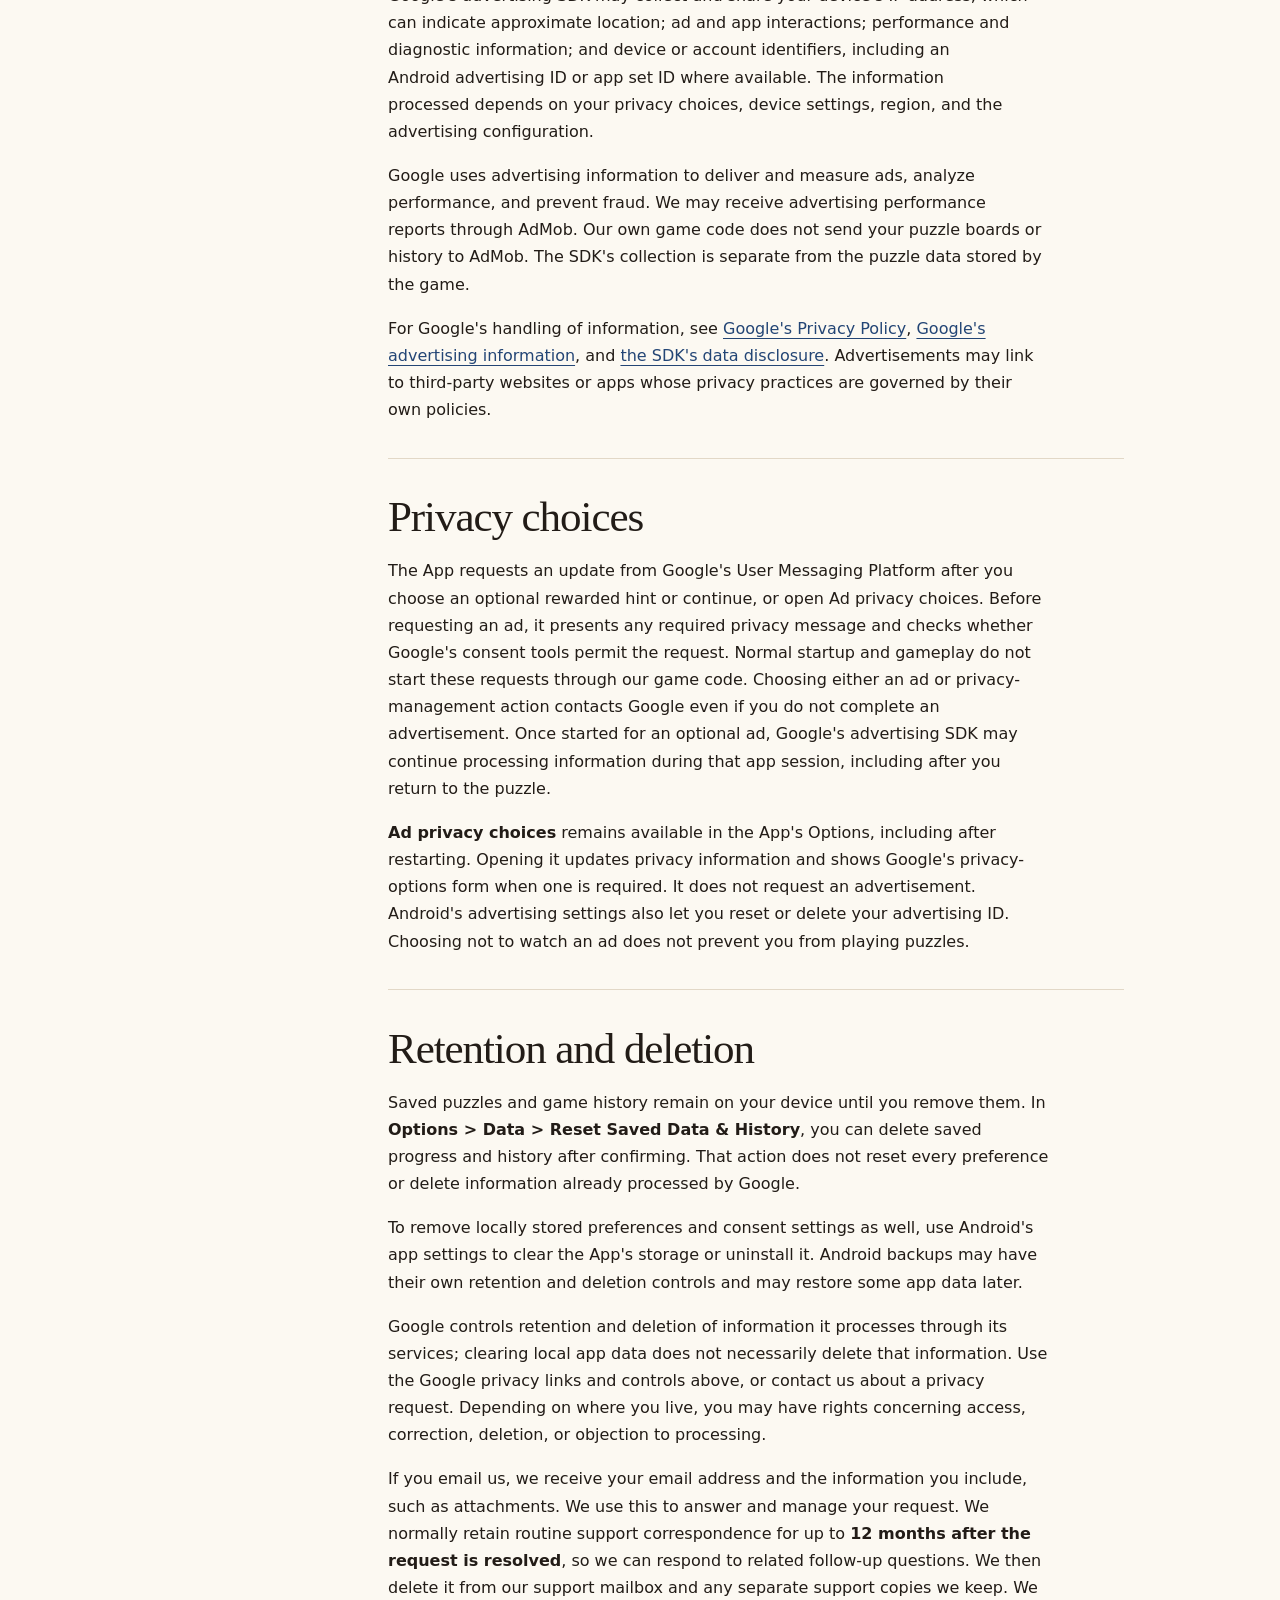
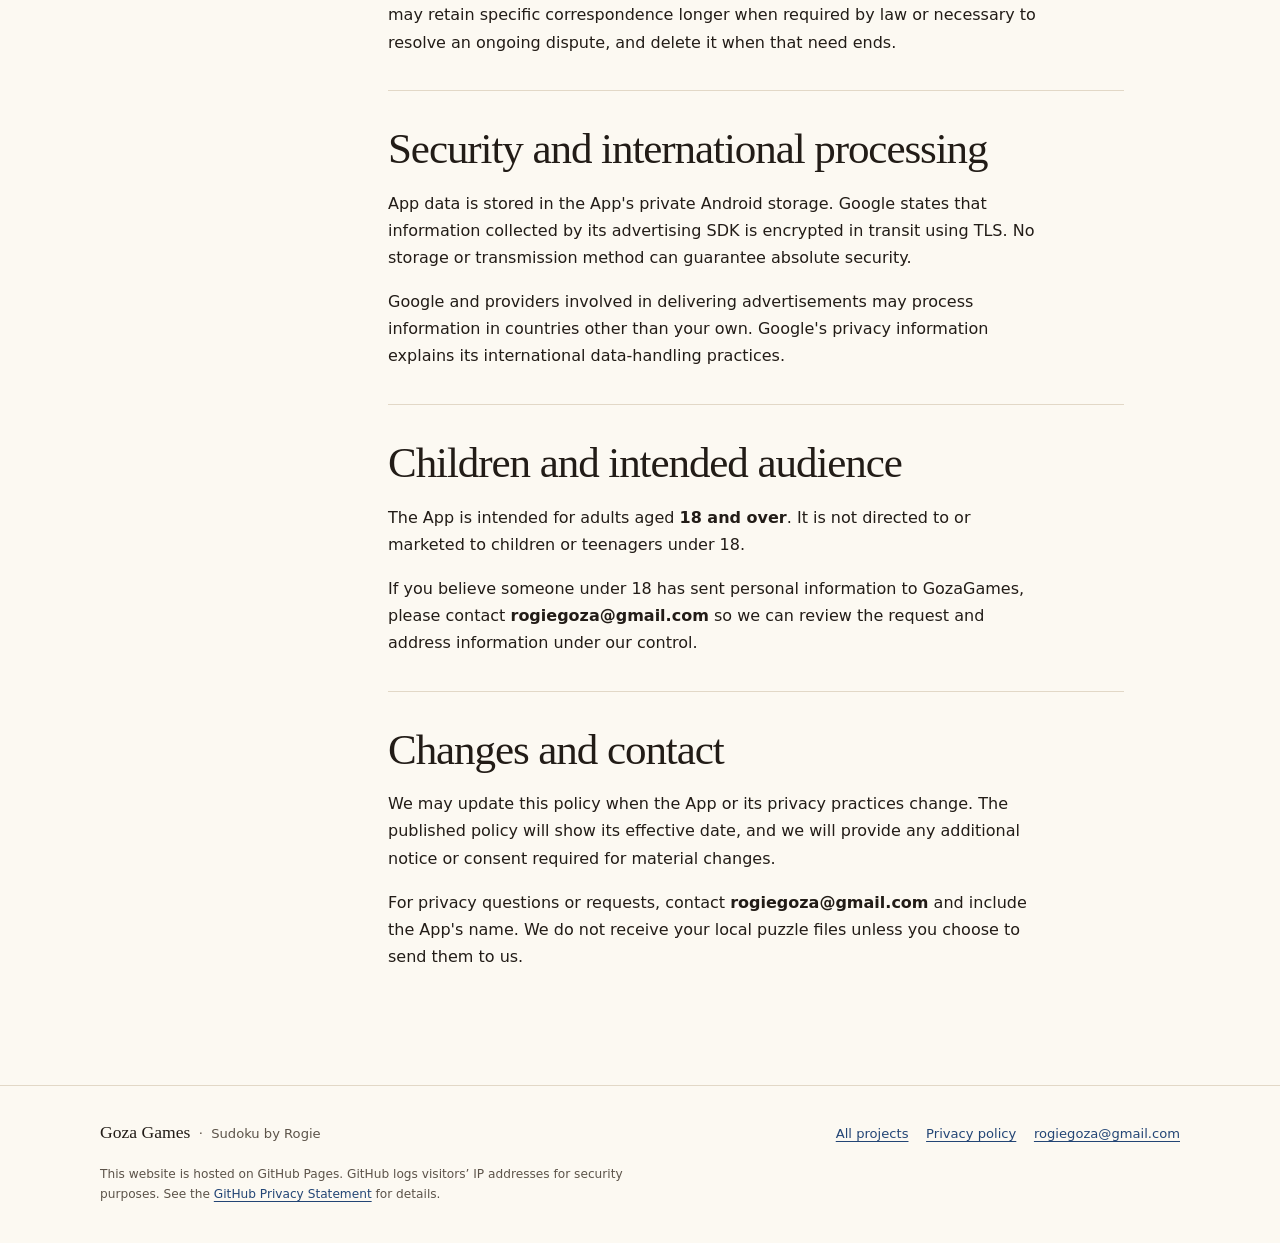
<file: sudoku/privacy/index.html>
<!doctype html>
<html lang="en">
<head>
  <meta charset="utf-8">
  <meta name="viewport" content="width=device-width, initial-scale=1.0">
  <meta name="text-scale" content="scale">
  <meta name="color-scheme" content="light dark">
  <script>try{const s=localStorage.getItem("color-scheme");if(s==="light"||s==="dark")document.querySelector("meta[name=\"color-scheme\"]").content=s;}catch{}</script>
  <meta name="theme-color" media="(prefers-color-scheme: light)" content="#FCF9F2">
  <meta name="theme-color" media="(prefers-color-scheme: dark)" content="#151310">
  <meta name="referrer" content="strict-origin-when-cross-origin">
  <meta http-equiv="Content-Security-Policy" content="default-src 'self'; script-src 'self' 'inline-speculation-rules' 'sha256-ZV62QEBcRpEGfPKCC1icWMtMogYELaRWrcXrfesczKY=' 'sha256-uQWPMl/AmgV/dy/u7p3gQcznuxxWwOHFk34Nd/Wx88U='; style-src 'self' 'unsafe-inline'; img-src 'self' data:; object-src 'none'; base-uri 'self'; form-action 'self'">
  <meta name="description" content="Privacy policy for the Sudoku by Rogie Android app, published by GozaGames.">
  <meta property="og:type" content="article">
  <meta property="og:title" content="Privacy Policy | Sudoku by Rogie | Goza Games">
  <meta property="og:description" content="How GozaGames handles device-stored puzzle data and optional rewarded advertisements in Sudoku by Rogie.">
  <meta property="og:url" content="https://rgoza1996.github.io/gozagames/sudoku/privacy/">
  <link rel="canonical" href="https://rgoza1996.github.io/gozagames/sudoku/privacy/">
  <link rel="icon" href="../../favicon.svg" type="image/svg+xml">
  <title>Privacy Policy | Sudoku by Rogie | Goza Games</title>
  <link rel="stylesheet" href="../../style.css">
  <script type="speculationrules">{"prefetch":[{"where":{"and":[{"href_matches":"/*"},{"not":{"href_matches":"/*assets/*"}}]},"eagerness":"moderate"}]}</script>
  <script type="module" src="../../site.js"></script>
</head>
<body>
<a id="skip-to-policy" class="skip-link visually-hidden" href="#policy-title">Skip to content</a>

<header class="site-header">
  <div class="wrap header-inner">
    <a id="policy-home-wordmark" class="wordmark" href="../../">
      <span class="brand-mark" aria-hidden="true"><i></i><i></i><i></i><i></i><i></i><i></i><i></i><i></i><i></i></span>
      Goza Games
    </a>
    <div class="header-controls">
      <nav class="header-nav" aria-label="Primary">
        <a id="policy-nav-sudoku" href="../">Sudoku by Rogie</a>
        <a id="policy-nav-projects" href="../../">Goza Games</a>
        <a id="policy-nav-current" href="./" aria-current="page">Privacy</a>
        <a id="policy-nav-support" href="mailto:rogiegoza@gmail.com">Support</a>
      </nav>
      <button id="policy-theme-toggle" class="theme-toggle" type="button" data-theme-toggle>
        <span class="when-light">
          <svg aria-hidden="true" viewBox="0 0 24 24" fill="none" stroke="currentColor" stroke-width="2" stroke-linecap="round" stroke-linejoin="round"><path d="M12 3a6 6 0 0 0 9 9 9 9 0 1 1-9-9Z"/></svg>
          <span>Dark<span class="visually-hidden"> theme</span></span>
        </span>
        <span class="when-dark">
          <svg aria-hidden="true" viewBox="0 0 24 24" fill="none" stroke="currentColor" stroke-width="2" stroke-linecap="round" stroke-linejoin="round"><circle cx="12" cy="12" r="4"/><path d="M12 2v2M12 20v2m-7.07-14.93 1.41 1.41m11.32 11.32 1.41 1.41M2 12h2m16 0h2M6.34 17.66l-1.41 1.41M19.07 4.93l-1.41 1.41"/></svg>
          <span>Light<span class="visually-hidden"> theme</span></span>
        </span>
      </button>
    </div>
  </div>
</header>

<main id="main" class="wrap">
  <nav class="breadcrumb" aria-label="Breadcrumbs">
    <ol>
      <li><a id="bc-interactive" href="../../../">Goza Interactive</a></li>
      <li><a id="bc-games" href="../../">Goza Games</a></li>
      <li><a id="bc-sudoku" href="../">Sudoku by Rogie</a></li>
      <li><a id="bc-current" href="./" aria-current="page">Privacy Policy</a></li>
    </ol>
  </nav>

  <div class="policy-hero">
    <span class="eyebrow">Sudoku by Rogie · Android</span>
    <h1 id="policy-title" tabindex="-1">Privacy Policy</h1>
    <p class="subtitle">How GozaGames handles information in Sudoku by Rogie.</p>
    <div class="meta">
      <span>Effective October 3, 2026</span>
      <span>Developer: GozaGames</span>
      <span><a id="meta-privacy-contact" href="mailto:rogiegoza@gmail.com">Privacy contact</a></span>
    </div>
  </div>

  <div class="policy-layout">
    <aside class="contents">
      <details open>
        <summary id="toc-summary">On this page</summary>
        <nav aria-label="Policy sections" data-scrollspy>
          <ul>
            <li><a id="toc-app" href="#app-and-developer">App and developer</a></li>
            <li><a id="toc-device" href="#information-stored-on-your-device">Information stored on your device</a></li>
            <li><a id="toc-ads" href="#optional-rewarded-advertisements">Optional rewarded advertisements</a></li>
            <li><a id="toc-choices" href="#privacy-choices">Privacy choices</a></li>
            <li><a id="toc-retention" href="#retention-and-deletion">Retention and deletion</a></li>
            <li><a id="toc-security" href="#security-and-international-processing">Security and international processing</a></li>
            <li><a id="toc-children" href="#children-and-intended-audience">Children and intended audience</a></li>
            <li><a id="toc-changes" href="#changes-and-contact">Changes and contact</a></li>
          </ul>
        </nav>
      </details>
    </aside>

    <article class="policy-body">
      <section id="app-and-developer" tabindex="-1">
        <h2>App and developer</h2>
        <p>This Privacy Policy explains how the developer publishing as <strong>GozaGames</strong> handles information in <strong>Sudoku by Rogie</strong>, the Android application with package name <code>com.rogie.sudoku</code> (the App).</p>
        <p>You can play Sudoku without creating an account. Puzzle generation and normal gameplay work offline. Watching an advertisement to earn a hint or continue a failed puzzle is optional and requires internet access.</p>
      </section>

      <section id="information-stored-on-your-device" tabindex="-1">
        <h2>Information stored on your device</h2>
        <p>The App stores your display name or nickname, preferences, saved puzzle, game history, and game statistics on your device. This includes puzzle contents, difficulty, completion status, elapsed time, mistakes, and hints used. It uses this information to greet you, resume games, show history and statistics, and suggest puzzles to replay. Privacy choices may also be saved by Google&#x27;s consent tools.</p>
        <p>We do not operate a server that receives your display name, puzzle boards, saved games, or game history. The App does not include Firebase Analytics, Crashlytics, or a developer-operated analytics service. When first opened, it asks what you would like to be called; you can use a nickname or keep the default name. Your display name is saved on your device and is not sent to AdMob by our game code. The App does not require your real name or ask for your email address, contacts, precise GPS location, camera access, or microphone access to play.</p>
        <p>Android may back up or transfer some app data according to your operating system, device settings, and Google account settings. We do not operate that backup service. Previously backed-up data may be restored when you reinstall the App or move to another device.</p>
      </section>

      <section id="optional-rewarded-advertisements" tabindex="-1">
        <h2>Optional rewarded advertisements</h2>
        <p>The App uses Google AdMob to offer rewarded advertisements when you request a hint or choose to continue a failed puzzle. The selected reward is granted only when Google&#x27;s SDK reports that you earned it. If an ad is unavailable or you close it before earning the reward, no hint or continue is granted. You can keep playing without the hint, or restart a failed puzzle without watching an ad.</p>
        <p>Google&#x27;s advertising SDK may collect and share your device&#x27;s IP address, which can indicate approximate location; ad and app interactions; performance and diagnostic information; and device or account identifiers, including an Android advertising ID or app set ID where available. The information processed depends on your privacy choices, device settings, region, and the advertising configuration.</p>
        <p>Google uses advertising information to deliver and measure ads, analyze performance, and prevent fraud. We may receive advertising performance reports through AdMob. Our own game code does not send your puzzle boards or history to AdMob. The SDK&#x27;s collection is separate from the puzzle data stored by the game.</p>
        <p>For Google&#x27;s handling of information, see <a href="https://policies.google.com/privacy" rel="noopener">Google&#x27;s Privacy Policy</a>, <a href="https://policies.google.com/technologies/ads" rel="noopener">Google&#x27;s advertising information</a>, and <a href="https://developers.google.com/admob/android/next-gen/privacy/play-data-disclosure" rel="noopener">the SDK&#x27;s data disclosure</a>. Advertisements may link to third-party websites or apps whose privacy practices are governed by their own policies.</p>
      </section>

      <section id="privacy-choices" tabindex="-1">
        <h2>Privacy choices</h2>
        <p>The App requests an update from Google&#x27;s User Messaging Platform after you choose an optional rewarded hint or continue, or open Ad privacy choices. Before requesting an ad, it presents any required privacy message and checks whether Google&#x27;s consent tools permit the request. Normal startup and gameplay do not start these requests through our game code. Choosing either an ad or privacy-management action contacts Google even if you do not complete an advertisement. Once started for an optional ad, Google&#x27;s advertising SDK may continue processing information during that app session, including after you return to the puzzle.</p>
        <p><strong>Ad privacy choices</strong> remains available in the App&#x27;s Options, including after restarting. Opening it updates privacy information and shows Google&#x27;s privacy-options form when one is required. It does not request an advertisement. Android&#x27;s advertising settings also let you reset or delete your advertising ID. Choosing not to watch an ad does not prevent you from playing puzzles.</p>
      </section>

      <section id="retention-and-deletion" tabindex="-1">
        <h2>Retention and deletion</h2>
        <p>Saved puzzles and game history remain on your device until you remove them. In <strong>Options &gt; Data &gt; Reset Saved Data &amp; History</strong>, you can delete saved progress and history after confirming. That action does not reset every preference or delete information already processed by Google.</p>
        <p>To remove locally stored preferences and consent settings as well, use Android&#x27;s app settings to clear the App&#x27;s storage or uninstall it. Android backups may have their own retention and deletion controls and may restore some app data later.</p>
        <p>Google controls retention and deletion of information it processes through its services; clearing local app data does not necessarily delete that information. Use the Google privacy links and controls above, or contact us about a privacy request. Depending on where you live, you may have rights concerning access, correction, deletion, or objection to processing.</p>
        <p>If you email us, we receive your email address and the information you include, such as attachments. We use this to answer and manage your request. We normally retain routine support correspondence for up to <strong>12 months after the request is resolved</strong>, so we can respond to related follow-up questions. We then delete it from our support mailbox and any separate support copies we keep. We may retain specific correspondence longer when required by law or necessary to resolve an ongoing dispute, and delete it when that need ends.</p>
      </section>

      <section id="security-and-international-processing" tabindex="-1">
        <h2>Security and international processing</h2>
        <p>App data is stored in the App&#x27;s private Android storage. Google states that information collected by its advertising SDK is encrypted in transit using TLS. No storage or transmission method can guarantee absolute security.</p>
        <p>Google and providers involved in delivering advertisements may process information in countries other than your own. Google&#x27;s privacy information explains its international data-handling practices.</p>
      </section>

      <section id="children-and-intended-audience" tabindex="-1">
        <h2>Children and intended audience</h2>
        <p>The App is intended for adults aged <strong>18 and over</strong>. It is not directed to or marketed to children or teenagers under 18.</p>
        <p>If you believe someone under 18 has sent personal information to GozaGames, please contact <strong>rogiegoza@gmail.com</strong> so we can review the request and address information under our control.</p>
      </section>

      <section id="changes-and-contact" tabindex="-1">
        <h2>Changes and contact</h2>
        <p>We may update this policy when the App or its privacy practices change. The published policy will show its effective date, and we will provide any additional notice or consent required for material changes.</p>
        <p>For privacy questions or requests, contact <strong>rogiegoza@gmail.com</strong> and include the App&#x27;s name. We do not receive your local puzzle files unless you choose to send them to us.</p>
      </section>
    </article>
  </div>
</main>

<footer class="site-footer">
  <div class="wrap">
    <div class="footer-row">
      <div><span class="footer-name">Goza Games</span> &nbsp;·&nbsp; Sudoku by Rogie</div>
      <div class="footer-links">
        <a href="../../">All projects</a>
        <a href="./" aria-current="page">Privacy policy</a>
        <a href="mailto:rogiegoza@gmail.com">rogiegoza@gmail.com</a>
      </div>
    </div>
    <p class="hosting">This website is hosted on GitHub Pages. GitHub logs visitors’ IP addresses for security purposes. See the <a href="https://docs.github.com/en/site-policy/privacy-policies/github-privacy-statement" rel="noopener">GitHub Privacy Statement</a> for details.</p>
  </div>
</footer>
</body>
</html>
</file>
<file: style.css>
@layer reset, tokens, base, layout, components, utilities;

@layer reset {
  :where(
    body, header, main, footer, section, article, aside, nav,
    div, figure, figcaption, hgroup, h1, h2, h3, p, ul, ol, li, dl, dt, dd,
    dialog, details, summary, button, a, img, picture, svg, code, span
  ) {
    box-sizing: border-box;
  }

  :where(h1, h2, h3, p, figure, ul, ol, dl, dd) {
    margin: 0;
  }

  :where(img, svg) {
    display: block;
    max-inline-size: 100%;
    block-size: auto;
  }
}

@layer tokens {
  :root {
    /* Tier 1: Light (Warm Archival Parchment) & Dark (Warm Obsidian Study) literals */
    --bg-light: #FCF9F2;
    --bg-dark: #151310;

    --surface-light: #F7F1E6;
    --surface-dark: #1E1B17;

    --surface-elevated-light: #EFE6D5;
    --surface-elevated-dark: #28241E;

    --stage-light: #F3EAD9;
    --stage-dark: #12100D;

    --border-subtle-light: #E2D8C7;
    --border-subtle-dark: #312C25;

    /* WCAG 1.4.11 Non-text Contrast >= 3.1:1 against both bg and card surfaces */
    --control-border-light: #8B7F71;
    --control-border-dark: #786E62;

    --ink-light: #221C17;
    --ink-dark: #F3EDE2;

    --secondary-light: #5C5349;
    --secondary-dark: #B9AFA1;

    /* WCAG 1.4.3 Text Contrast >= 5.5:1 for small uppercase labels & numerals */
    --accent-light: #865519;
    --accent-dark: #E2B06D;

    --accent-mark-light: #9A6524;
    --accent-mark-dark: #E2B06D;

    --pill-light: #EAE0CE;
    --pill-dark: #2C261F;

    --link-light: #234575;
    --link-dark: #8CB6F9;

    --focus-light: #1F4377;
    --focus-dark: #93BCFF;

    --scroll-thumb-light: #766B5E;
    --scroll-thumb-dark: #8B8072;

    /* Tier 2: Semantic tokens with prefers-color-scheme fallback before light-dark() */
    --bg: var(--bg-light);
    --card: var(--surface-light);
    --hover: var(--surface-elevated-light);
    --stage: var(--stage-light);
    --border: var(--border-subtle-light);
    --control-border: var(--control-border-light);
    --ink: var(--ink-light);
    --secondary: var(--secondary-light);
    --accent: var(--accent-light);
    --accent-mark: var(--accent-mark-light);
    --pill: var(--pill-light);
    --link: var(--link-light);
    --focus: var(--focus-light);
    --scroll-thumb: var(--scroll-thumb-light);
    --shadow-card: 0 1px 2px rgb(34 28 23 / 0.04), 0 12px 28px -18px rgb(34 28 23 / 0.18);
    --shadow-hover: 0 2px 6px rgb(34 28 23 / 0.07), 0 18px 36px -18px rgb(34 28 23 / 0.26);
    --color-scheme: light;

    @media (prefers-color-scheme: dark) {
      --bg: var(--bg-dark);
      --card: var(--surface-dark);
      --hover: var(--surface-elevated-dark);
      --stage: var(--stage-dark);
      --border: var(--border-subtle-dark);
      --control-border: var(--control-border-dark);
      --ink: var(--ink-dark);
      --secondary: var(--secondary-dark);
      --accent: var(--accent-dark);
      --accent-mark: var(--accent-mark-dark);
      --pill: var(--pill-dark);
      --link: var(--link-dark);
      --focus: var(--focus-dark);
      --scroll-thumb: var(--scroll-thumb-dark);
      --shadow-card: 0 1px 2px rgb(0 0 0 / 0.32), 0 14px 32px -18px rgb(0 0 0 / 0.6);
      --shadow-hover: 0 4px 12px rgb(0 0 0 / 0.45), 0 20px 40px -18px rgb(0 0 0 / 0.72);
      --color-scheme: dark;
    }

    /* Map <meta name="color-scheme"> override back to :root so CSS stays synchronized */
    &:has(> head > meta[name="color-scheme"][content="dark"]) {
      color-scheme: dark;
      --shadow-card: 0 1px 2px rgb(0 0 0 / 0.32), 0 14px 32px -18px rgb(0 0 0 / 0.6);
      --shadow-hover: 0 4px 12px rgb(0 0 0 / 0.45), 0 20px 40px -18px rgb(0 0 0 / 0.72);
      --color-scheme: dark;

      @supports not (color: light-dark(white, black)) {
        --bg: var(--bg-dark);
        --card: var(--surface-dark);
        --hover: var(--surface-elevated-dark);
        --stage: var(--stage-dark);
        --border: var(--border-subtle-dark);
        --control-border: var(--control-border-dark);
        --ink: var(--ink-dark);
        --secondary: var(--secondary-dark);
        --accent: var(--accent-dark);
        --accent-mark: var(--accent-mark-dark);
        --pill: var(--pill-dark);
        --link: var(--link-dark);
        --focus: var(--focus-dark);
        --scroll-thumb: var(--scroll-thumb-dark);
      }
    }

    &:has(> head > meta[name="color-scheme"][content="light"]) {
      color-scheme: light;
      --shadow-card: 0 1px 2px rgb(34 28 23 / 0.04), 0 12px 28px -18px rgb(34 28 23 / 0.18);
      --shadow-hover: 0 2px 6px rgb(34 28 23 / 0.07), 0 18px 36px -18px rgb(34 28 23 / 0.26);
      --color-scheme: light;

      @supports not (color: light-dark(white, black)) {
        --bg: var(--bg-light);
        --card: var(--surface-light);
        --hover: var(--surface-elevated-light);
        --stage: var(--stage-light);
        --border: var(--border-subtle-light);
        --control-border: var(--control-border-light);
        --ink: var(--ink-light);
        --secondary: var(--secondary-light);
        --accent: var(--accent-light);
        --accent-mark: var(--accent-mark-light);
        --pill: var(--pill-light);
        --link: var(--link-light);
        --focus: var(--focus-light);
        --scroll-thumb: var(--scroll-thumb-light);
      }
    }

    @supports (color: light-dark(white, black)) {
      --bg: light-dark(var(--bg-light), var(--bg-dark));
      --card: light-dark(var(--surface-light), var(--surface-dark));
      --hover: light-dark(var(--surface-elevated-light), var(--surface-elevated-dark));
      --stage: light-dark(var(--stage-light), var(--stage-dark));
      --border: light-dark(var(--border-subtle-light), var(--border-subtle-dark));
      --control-border: light-dark(var(--control-border-light), var(--control-border-dark));
      --ink: light-dark(var(--ink-light), var(--ink-dark));
      --secondary: light-dark(var(--secondary-light), var(--secondary-dark));
      --accent: light-dark(var(--accent-light), var(--accent-dark));
      --accent-mark: light-dark(var(--accent-mark-light), var(--accent-mark-dark));
      --pill: light-dark(var(--pill-light), var(--pill-dark));
      --link: light-dark(var(--link-light), var(--link-dark));
      --focus: light-dark(var(--focus-light), var(--focus-dark));
      --scroll-thumb: light-dark(var(--scroll-thumb-light), var(--scroll-thumb-dark));
    }

    color-scheme: light dark;
    accent-color: var(--accent);
    scrollbar-color: var(--scroll-thumb) var(--bg);
    --font-serif: "Iowan Old Style", "Palatino Linotype", Palatino, Georgia, serif;
    --font-sans: system-ui, -apple-system, BlinkMacSystemFont, "Segoe UI", Roboto, sans-serif;
    --font-mono: ui-monospace, "Cascadia Code", "Source Code Pro", Menlo, monospace;
    --radius-sm: 0.4rem;
    --radius-md: 0.65rem;
    --radius-lg: 0.95rem;
  }

  @supports not (scrollbar-color: auto) {
    :root::-webkit-scrollbar {
      width: 12px;
      height: 12px;
    }
    :root::-webkit-scrollbar-thumb {
      background: var(--scroll-thumb);
    }
    :root::-webkit-scrollbar-track {
      background: var(--bg);
    }
  }
}

@layer base {
  /* Opt-in to cross-document view transitions when reduced motion is not requested */
  @media (prefers-reduced-motion: no-preference) {
    @view-transition {
      navigation: auto;
    }

    html {
      scroll-behavior: smooth;
    }

    :active-view-transition-type(drill-down) {
      &::view-transition-old(root) {
        animation: 0.24s ease-in both vt-fade-back;
      }
      &::view-transition-new(root) {
        animation: 0.28s ease-out both vt-enter-forward;
      }
    }

    :active-view-transition-type(return-hub) {
      &::view-transition-old(root) {
        animation: 0.22s ease-in both vt-exit-forward;
      }
      &::view-transition-new(root) {
        animation: 0.26s ease-out both vt-return-hub;
      }
    }
  }

  @keyframes vt-fade-back {
    to { opacity: 0; transform: translateX(-1.5%); }
  }
  @keyframes vt-enter-forward {
    from { opacity: 0; transform: translateX(2.5%); }
  }
  @keyframes vt-exit-forward {
    to { opacity: 0; transform: translateX(1.5%); }
  }
  @keyframes vt-return-hub {
    from { opacity: 0; transform: translateX(-2.5%); }
  }

  html {
    scroll-padding-block-start: 5.5rem;
  }

  /* Intentionally no font-size on html/:root so <meta name="text-scale" content="scale"> scales naturally */
  body {
    margin: 0;
    background-color: var(--bg);
    color: var(--ink);
    font-family: var(--font-sans);
    line-height: 1.7;
    text-align: start;
    -webkit-font-smoothing: antialiased;
    min-block-size: 100dvh;
    display: flex;
    flex-direction: column;
  }

  ::selection {
    background-color: var(--pill);
    color: var(--ink);
  }

  main {
    flex: 1;
  }

  h1, h2, h3, .wordmark {
    font-family: var(--font-serif);
    font-weight: 400;
    line-height: 1.12;
  }

  h1, h2, h3 {
    text-wrap: balance;
  }

  /* Responsive clamp() mixing rem + vw with max <= 2.5x min (WCAG 1.4.4 200% zoom safe) */
  h1 {
    font-size: clamp(2.35rem, 1.55rem + 3.8vw, 4.75rem);
    letter-spacing: -0.035em;
    margin-block: 0.5rem 1.25rem;
  }

  h1:focus {
    outline: none;
  }

  h2 {
    font-size: clamp(1.65rem, 1.25rem + 1.8vw, 2.75rem);
    letter-spacing: -0.025em;
    margin-block-end: 1rem;
  }

  p {
    text-wrap: pretty;
    max-inline-size: 65ch;
  }

  p + p {
    margin-block-start: 1.05rem;
  }

  a {
    color: var(--link);
    text-underline-offset: 0.22em;
    text-decoration-thickness: 1px;
  }

  a:hover {
    text-decoration-thickness: 2px;
  }

  :where(a:any-link, button, summary):focus-visible {
    outline: 3px solid var(--focus);
    outline-offset: 3px;
    border-radius: 3px;
  }

  code {
    font-family: var(--font-mono);
    font-size: 0.88em;
    background-color: var(--card);
    border: 1px solid var(--border);
    padding: 0.12em 0.38em;
    border-radius: 0.25rem;
  }
}

@layer layout {
  .wrap {
    inline-size: min(100%, 72rem);
    margin-inline: auto;
    padding-inline: clamp(1.25rem, 4vw, 2.25rem);
  }

  .site-header {
    position: sticky;
    inset-block-start: 0;
    z-index: 10;
    border-block-end: 1px solid var(--border);
    background-color: var(--bg);
    background-color: color-mix(in oklab, var(--bg) 88%, transparent);
    backdrop-filter: blur(12px);
  }

  .header-inner {
    display: flex;
    flex-wrap: wrap;
    align-items: safe center;
    justify-content: space-between;
    gap: 0.75rem 1.5rem;
    min-block-size: 4.75rem;
    padding-block: 0.65rem;
  }

  .header-controls {
    display: flex;
    flex-wrap: wrap;
    align-items: safe center;
    gap: 0.5rem 1.25rem;
  }

  .header-nav {
    display: flex;
    flex-wrap: wrap;
    flex-wrap: balance;
    align-items: safe center;
    gap: 0.25rem 1.25rem;
    font-size: 0.9rem;
    scroll-target-group: auto;
  }

  .header-nav a {
    display: inline-flex;
    align-items: center;
    min-block-size: 1.75rem;
    padding-inline: 0.25rem;
    color: var(--secondary);
    text-decoration: none;
    border-block-end: 2px solid transparent;
    transition: color 0.18s ease, border-color 0.18s ease;
  }

  .header-nav a:hover {
    color: var(--ink);
  }

  /* Active page or scrollspy target — indicated with weight + underline bar, never color alone */
  .header-nav a[aria-current="page"],
  .header-nav a:is(:target-current, .target-current) {
    color: var(--ink);
    font-weight: 600;
    border-block-end-color: var(--accent-mark);
  }

  .portfolio-section {
    border-block-start: 1px solid var(--border);
    padding-block: clamp(3rem, 6vw, 4.5rem);
  }

  .portfolio-heading {
    display: flex;
    flex-wrap: wrap;
    align-items: baseline;
    justify-content: space-between;
    gap: 0.75rem 1.5rem;
    margin-block-end: 1.75rem;
  }

  .portfolio-heading h2 {
    margin-block: 0.35rem 0;
  }

  .section-summary {
    color: var(--secondary);
    font-size: 0.95rem;
    max-inline-size: 40ch;
  }

  /* CSS Grid + Subgrid for aligned sibling card regions (media, header, content, footer) */
  .project-grid {
    display: grid;
    grid-template-columns: repeat(auto-fit, minmax(min(100%, 21rem), 1fr));
    gap: 1.5rem;
  }

  .project-grid.single-feature {
    grid-template-columns: minmax(0, 44rem);
  }

  .details-grid {
    display: grid;
    grid-template-columns: repeat(auto-fit, minmax(min(100%, 16rem), 1fr));
    gap: 2rem 2.5rem;
    border-block-start: 1px solid var(--border);
    padding-block: 2.75rem 4rem;
  }

  .policy-layout {
    display: grid;
    grid-template-columns: 14.5rem minmax(0, 46rem);
    gap: 3.5rem;
    padding-block-end: 5rem;
    align-items: start;
  }

  @media (width < 54em) {
    .policy-layout {
      grid-template-columns: minmax(0, 1fr);
      gap: 1.75rem;
    }
  }

  .site-footer {
    border-block-start: 1px solid var(--border);
    padding-block: 2rem 2.5rem;
    font-size: 0.82rem;
    color: var(--secondary);
  }

  .footer-row {
    display: flex;
    flex-wrap: wrap;
    justify-content: space-between;
    align-items: baseline;
    gap: 0.75rem 1.5rem;
  }

  .footer-links {
    display: flex;
    flex-wrap: wrap;
    align-items: center;
    gap: 0.5rem 1.1rem;
  }

  .footer-links a {
    display: inline-flex;
    align-items: center;
    min-block-size: 1.5rem;
  }
}

@layer components {
  .wordmark {
    display: inline-flex;
    align-items: center;
    gap: 0.75rem;
    font-size: 1.45rem;
    letter-spacing: -0.02em;
    text-decoration: none;
    color: var(--ink);
    min-block-size: 2.25rem;
  }

  .wordmark:hover {
    text-decoration: none;
  }

  .brand-mark {
    display: grid;
    grid-template-columns: repeat(3, 4px);
    gap: 4px;
    padding: 9px;
    border: 1.5px solid var(--accent-mark);
    border-radius: 7px;
    background-color: var(--card);
    box-shadow: inset 0 1px 0 rgb(255 255 255 / 0.08);
    transition: transform 0.2s ease, border-color 0.2s ease;
  }

  .wordmark:hover .brand-mark {
    border-color: var(--ink);
  }

  @media (prefers-reduced-motion: no-preference) {
    .wordmark:hover .brand-mark {
      transform: translateY(-1px);
    }
  }

  .brand-mark i {
    inline-size: 4px;
    block-size: 4px;
    background-color: var(--accent-mark);
    border-radius: 1px;
  }

  /* Two-state system-aware theme toggle button */
  .theme-toggle {
    display: inline-flex;
    align-items: center;
    justify-content: center;
    gap: 0.45rem;
    min-block-size: 2.15rem;
    min-inline-size: 2.15rem;
    padding: 0.35rem 0.7rem;
    border-radius: var(--radius-sm);
    border: 1px solid var(--control-border);
    background-color: var(--card);
    color: var(--ink);
    font: inherit;
    font-size: 0.8rem;
    font-weight: 600;
    cursor: pointer;
    transition: background-color 0.15s ease, border-color 0.15s ease;
  }

  .theme-toggle:hover {
    background-color: var(--hover);
    border-color: var(--ink);
  }

  .theme-toggle svg {
    inline-size: 1rem;
    block-size: 1rem;
    flex-shrink: 0;
  }

  /* Default (light): show "Dark" switch prompt; hide "Light" prompt */
  .theme-toggle .when-dark {
    display: none;
  }

  @media (prefers-color-scheme: dark) {
    :root:not(:has(> head > meta[name="color-scheme"][content="light"])) .theme-toggle .when-light {
      display: none;
    }
    :root:not(:has(> head > meta[name="color-scheme"][content="light"])) .theme-toggle .when-dark {
      display: inline-flex;
      align-items: center;
      gap: 0.4rem;
    }
  }

  :root:has(> head > meta[name="color-scheme"][content="dark"]) .theme-toggle .when-light {
    display: none;
  }

  :root:has(> head > meta[name="color-scheme"][content="dark"]) .theme-toggle .when-dark {
    display: inline-flex;
    align-items: center;
    gap: 0.4rem;
  }

  @supports (container-type: inline-size) {
    @container style(--color-scheme: dark) {
      .theme-toggle .when-light {
        display: none;
      }
      .theme-toggle .when-dark {
        display: inline-flex;
        align-items: center;
        gap: 0.4rem;
      }
    }
  }

  .eyebrow {
    display: block;
    font-size: 0.75rem;
    font-weight: 700;
    letter-spacing: 0.15em;
    text-transform: uppercase;
    color: var(--accent);
  }

  /* Hero section */
  .studio-hero {
    padding-block: clamp(3rem, 7vw, 5.25rem) clamp(2.75rem, 6vw, 4.5rem);
    max-inline-size: 54rem;
  }

  .studio-hero h1 {
    font-size: clamp(2.5rem, 1.65rem + 4.2vw, 5.2rem);
    max-inline-size: 16ch;
  }

  .hero-description {
    font-size: clamp(1.02rem, 0.96rem + 0.35vw, 1.18rem);
    color: var(--secondary);
    max-inline-size: 54ch;
  }

  .hero-ledger {
    display: flex;
    flex-wrap: wrap;
    gap: 0.6rem 1.5rem;
    margin-block-start: 1.6rem;
    padding-block-start: 1.2rem;
    border-block-start: 1px solid var(--border);
    font-size: 0.84rem;
    color: var(--secondary);
    list-style: none;
    padding-inline-start: 0;
  }

  .hero-ledger strong {
    color: var(--ink);
    font-weight: 600;
  }

  .actions {
    display: flex;
    flex-wrap: wrap;
    gap: 0.85rem;
    margin-block-start: 1.85rem;
  }

  .button {
    display: inline-flex;
    align-items: center;
    justify-content: center;
    gap: 0.5rem;
    min-block-size: 2.75rem;
    padding: 0.7rem 1.35rem;
    border-radius: var(--radius-sm);
    font-size: 0.88rem;
    font-weight: 600;
    text-decoration: none;
    background-color: var(--ink);
    color: var(--bg);
    border: 1.5px solid var(--ink);
    transition: background-color 0.16s ease, color 0.16s ease, border-color 0.16s ease, transform 0.16s ease;
  }

  .button:hover {
    background-color: var(--hover);
    color: var(--ink);
    border-color: var(--ink);
    text-decoration: none;
  }

  .button.secondary {
    background-color: var(--card);
    color: var(--ink);
    border-color: var(--control-border);
  }

  .button.secondary:hover {
    background-color: var(--hover);
    border-color: var(--ink);
  }

  /* Project cards aligned via CSS Subgrid */
  .project-card,
  .wide-card {
    background-color: var(--card);
    border: 1px solid var(--border);
    border-radius: var(--radius-lg);
    padding: clamp(1.25rem, 3vw, 1.85rem);
    box-shadow: var(--shadow-card);
    transition: box-shadow 0.22s ease, border-color 0.22s ease;
  }

  .project-card:hover,
  .wide-card:hover {
    box-shadow: var(--shadow-hover);
  }

  .project-card {
    grid-row: span 4;
    display: grid;
    grid-template-rows: auto auto 1fr auto;
    grid-template-rows: subgrid;
    row-gap: 0.85rem;
    min-inline-size: 0;
  }

  .card-header {
    display: grid;
    gap: 0.35rem;
    align-content: start;
  }

  .project-type {
    display: inline-flex;
    align-items: center;
    gap: 0.45rem;
    font-size: 0.72rem;
    font-weight: 700;
    letter-spacing: 0.12em;
    text-transform: uppercase;
    color: var(--accent);
  }

  .project-card h3,
  .wide-card h3 {
    font-size: clamp(1.65rem, 1.35rem + 1vw, 2.15rem);
    letter-spacing: -0.025em;
    line-height: 1.1;
  }

  .card-body {
    color: var(--secondary);
    font-size: 0.95rem;
  }

  .preview-credit {
    font-size: 0.78rem;
    line-height: 1.55;
    color: var(--secondary);
    margin-block-end: 0.65rem;
  }

  .card-links {
    display: flex;
    flex-wrap: wrap;
    gap: 0.65rem;
    padding-block-start: 0.65rem;
    align-self: end;
  }

  .card-links a {
    display: inline-flex;
    align-items: center;
    gap: 0.35rem;
    min-block-size: 2.35rem;
    padding: 0.5rem 0.9rem;
    border: 1px solid var(--control-border);
    border-radius: var(--radius-sm);
    background-color: var(--bg);
    color: var(--ink);
    text-decoration: none;
    font-size: 0.83rem;
    font-weight: 600;
    transition: background-color 0.15s ease, border-color 0.15s ease;
  }

  .card-links a:hover {
    background-color: var(--hover);
    border-color: var(--ink);
    text-decoration: none;
  }

  /* Container-queried wide feature card */
  .wide-card-shell {
    container: feature-card / inline-size;
  }

  .wide-card {
    display: grid;
    grid-template-columns: minmax(0, 1fr);
    gap: 1.5rem;
    align-items: center;
  }

  @container feature-card (inline-size > 42rem) {
    .wide-card:has(> .project-preview) {
      grid-template-columns: 1.08fr 0.92fr;
      gap: 2.5rem;
    }
  }

  .wide-card-copy {
    display: grid;
    gap: 0.75rem;
  }

  .wide-card-copy p {
    color: var(--secondary);
    font-size: 0.97rem;
  }

  .status-pill {
    display: inline-flex;
    align-items: center;
    inline-size: fit-content;
    padding: 0.28rem 0.7rem;
    border-radius: 999px;
    background-color: var(--pill);
    border: 1px solid var(--border);
    color: var(--ink);
    font-size: 0.75rem;
    font-weight: 600;
  }

  /* Screenshot stages & declarative modal triggers */
  .project-preview {
    display: grid;
    gap: 0.5rem;
  }

  .preview-images {
    display: flex;
    align-items: center;
    justify-content: center;
    gap: 1rem;
    min-block-size: 15.5rem;
    padding: 0.85rem;
    border: 1px solid var(--border);
    border-radius: var(--radius-md);
    background-color: var(--stage);
  }

  /* Component-specific dark cinema stage for landscape game art (per component-specific-light-dark-theme) */
  .preview-images.preview-landscape {
    color-scheme: dark;
    background-color: #14120F;
    color: var(--ink-dark);
    accent-color: var(--accent-dark);
    padding: 0;
    overflow: clip;

    @supports (color: light-dark(white, black)) {
      color: var(--ink);
      accent-color: var(--accent);
    }
  }

  .preview-trigger {
    position: relative;
    display: flex;
    align-items: center;
    justify-content: center;
    padding: 0;
    margin: 0;
    border: 0;
    background: transparent;
    color: inherit;
    cursor: zoom-in;
    border-radius: calc(var(--radius-md) - 2px);
    overflow: clip;
  }

  .preview-phones .preview-trigger {
    inline-size: min(44%, 8.75rem);
    aspect-ratio: 9 / 16;
    border: 1px solid var(--control-border);
    border-radius: 0.55rem;
    box-shadow: 0 6px 18px rgb(0 0 0 / 0.14);
    background-color: var(--bg);
  }

  .preview-landscape .preview-trigger {
    inline-size: 100%;
    block-size: 100%;
    min-block-size: 15.5rem;
  }

  .preview-trigger img {
    inline-size: 100%;
    block-size: 100%;
    object-fit: contain;
    transition: transform 0.25s ease;
  }

  .preview-phones .preview-trigger img {
    object-fit: cover;
  }

  @media (prefers-reduced-motion: no-preference) {
    .preview-trigger:hover img,
    .preview-trigger:focus-visible img {
      transform: scale(1.025);
    }
  }

  .zoom-chip {
    position: absolute;
    inset-block-end: 0.55rem;
    inset-inline-end: 0.55rem;
    display: inline-flex;
    align-items: center;
    gap: 0.3rem;
    padding: 0.22rem 0.55rem;
    border-radius: 999px;
    background-color: rgb(20 18 15 / 0.82);
    border: 1px solid rgb(255 255 255 / 0.26);
    color: #F8F4EC;
    font-size: 0.7rem;
    font-weight: 600;
    letter-spacing: 0.02em;
    pointer-events: none;
  }

  .project-preview figcaption {
    display: flex;
    flex-wrap: wrap;
    justify-content: space-between;
    gap: 0.25rem 0.75rem;
    font-size: 0.78rem;
    color: var(--secondary);
  }

  .project-preview figcaption span {
    color: var(--accent);
    font-weight: 600;
  }

  /* Native Top-Layer Modal Lightbox (<dialog closedby="any">) */
  dialog.lightbox {
    inline-size: min(92dvw, 68rem);
    max-block-size: 90dvh;
    margin: auto;
    padding: 0;
    border: 1px solid var(--control-border);
    border-radius: var(--radius-lg);
    background-color: var(--card);
    color: var(--ink);
    box-shadow: 0 28px 70px rgb(0 0 0 / 0.48);
    opacity: 0;
    transition-property: opacity, transform, display, overlay;
    transition-duration: 0.24s;
    transition-timing-function: ease-out;
    transition-behavior: allow-discrete;

    @media (prefers-reduced-motion: no-preference) {
      transform: scale(0.96);
    }
  }

  dialog.lightbox.lightbox-portrait {
    inline-size: min(92dvw, 31rem);
  }

  dialog.lightbox:modal {
    overscroll-behavior: contain;
  }

  dialog.lightbox::backdrop {
    overflow: hidden;
    overscroll-behavior: contain;
    background-color: rgb(15 13 10 / 0);
    backdrop-filter: blur(0px);
    transition-property: background-color, backdrop-filter, display, overlay;
    transition-duration: 0.24s;
    transition-timing-function: ease-out;
    transition-behavior: allow-discrete;
  }

  :is(dialog.lightbox[open]):where(:not([data-closing])) {
    display: grid;
    grid-template-rows: auto minmax(0, 1fr) auto;
    opacity: 1;

    @starting-style {
      opacity: 0;
    }

    @media (prefers-reduced-motion: no-preference) {
      transform: scale(1);

      @starting-style {
        transform: scale(0.96);
      }
    }

    &::backdrop {
      background-color: rgb(15 13 10 / 0.76);
      backdrop-filter: blur(4px);

      @starting-style {
        background-color: rgb(15 13 10 / 0);
        backdrop-filter: blur(0px);
      }
    }
  }

  @media (prefers-reduced-motion: reduce) {
    dialog.lightbox,
    dialog.lightbox::backdrop {
      transition-duration: 0.08s;
    }
  }

  .lightbox-header {
    display: flex;
    align-items: center;
    justify-content: space-between;
    gap: 1rem;
    padding: 0.9rem 1.25rem;
    border-block-end: 1px solid var(--border);
  }

  .lightbox-header h2 {
    font-size: 1.2rem;
    margin: 0;
  }

  .lightbox-close {
    display: inline-flex;
    align-items: center;
    justify-content: center;
    min-block-size: 2.25rem;
    padding: 0.4rem 0.85rem;
    border-radius: var(--radius-sm);
    border: 1px solid var(--control-border);
    background-color: var(--bg);
    color: var(--ink);
    font: inherit;
    font-size: 0.82rem;
    font-weight: 600;
    cursor: pointer;
  }

  .lightbox-close:hover {
    background-color: var(--hover);
    border-color: var(--ink);
  }

  .lightbox-stage {
    color-scheme: dark;
    background-color: #12100D;
    color: var(--ink-dark);
    accent-color: var(--accent-dark);
    display: flex;
    align-items: center;
    justify-content: center;
    padding: 1rem;
    overflow: auto;
    min-block-size: 0;

    @supports (color: light-dark(white, black)) {
      color: var(--ink);
      accent-color: var(--accent);
    }
  }

  .lightbox-stage img {
    max-inline-size: 100%;
    max-block-size: 68dvh;
    inline-size: auto;
    block-size: auto;
    object-fit: contain;
    border-radius: 0.35rem;
  }

  .lightbox-footer {
    display: flex;
    flex-wrap: wrap;
    align-items: center;
    justify-content: space-between;
    gap: 0.5rem 1rem;
    padding: 0.85rem 1.25rem;
    border-block-start: 1px solid var(--border);
    font-size: 0.82rem;
    color: var(--secondary);
  }

  /* Studio support details grid */
  .details-grid h2 {
    font-size: 1.35rem;
    margin-block: 0.45rem 0.55rem;
  }

  .details-grid p {
    font-size: 0.92rem;
    color: var(--secondary);
    overflow-wrap: anywhere;
  }

  .detail-index {
    font: italic 0.9rem var(--font-serif);
    color: var(--accent);
  }

  /* Policy & credits subpages */
  .policy-hero {
    padding-block: clamp(2.5rem, 5vw, 4rem) clamp(1.75rem, 4vw, 2.75rem);
    max-inline-size: 52rem;
  }

  .policy-hero h1 {
    margin-block-end: 0.75rem;
  }

  .subtitle {
    font-size: 1.08rem;
    color: var(--secondary);
  }

  .meta {
    display: flex;
    flex-wrap: wrap;
    gap: 0.75rem 1.5rem;
    margin-block-start: 1.5rem;
    color: var(--secondary);
    font-size: 0.86rem;
  }

  .meta span {
    border-inline-start: 2px solid var(--accent-mark);
    padding-inline-start: 0.75rem;
  }

  /* Animated <details> TOC + native CSS scrollspy (accordion + scrollspy guides) */
  .contents {
    position: sticky;
    inset-block-start: 5.75rem;
  }

  @media (width < 54em) {
    .contents {
      position: static;
      padding: 1rem 1.15rem;
      background-color: var(--card);
      border: 1px solid var(--border);
      border-radius: var(--radius-md);
    }
  }

  .contents summary {
    list-style: none;
    display: inline-flex;
    align-items: center;
    gap: 0.5ch;
    min-block-size: 1.75rem;
    cursor: pointer;
    font-size: 0.76rem;
    font-weight: 700;
    letter-spacing: 0.14em;
    text-transform: uppercase;
    color: var(--accent);
    margin-block-end: 0.75rem;
  }

  .contents summary::-webkit-details-marker {
    display: none;
  }

  .contents summary::before {
    content: "";
    inline-size: 0.85em;
    block-size: 0.85em;
    flex-shrink: 0;
    background-color: currentColor;
    mask: url("data:image/svg+xml,%3Csvg xmlns='http://www.w3.org/2000/svg' viewBox='0 0 16 16'%3E%3Cpath fill='black' d='M3.2 5.3a1 1 0 0 1 1.4 0L8 8.7l3.4-3.4a1 1 0 1 1 1.4 1.4l-4.1 4.1a1 1 0 0 1-1.4 0L3.2 6.7a1 1 0 0 1 0-1.4Z'/%3E%3C/svg%3E") no-repeat center / contain;
    rotate: -90deg;
  }

  .contents summary:dir(rtl)::before {
    rotate: 90deg;
  }

  .contents details[open] > summary::before {
    rotate: 0deg;
  }

  .contents details::details-content {
    interpolate-size: allow-keywords;
    overflow: clip;
    contain: layout;
  }

  .contents details:not([open])::details-content {
    block-size: 0;
  }

  @media (prefers-reduced-motion: no-preference) {
    .contents summary::before {
      transition: rotate 0.2s ease;
    }

    .contents details::details-content {
      transition: block-size, content-visibility, display;
      transition-duration: 0.25s;
      transition-timing-function: ease-in-out;
      transition-behavior: allow-discrete;
    }
  }

  .contents nav {
    scroll-target-group: auto;
  }

  .contents ul {
    list-style: none;
    padding: 0;
    border-inline-start: 1px solid var(--border);
  }

  .contents a {
    display: flex;
    align-items: center;
    min-block-size: 2rem;
    padding: 0.35rem 0.5rem 0.35rem 1rem;
    margin-inline-start: -1px;
    border-inline-start: 2px solid transparent;
    color: var(--secondary);
    font-size: 0.84rem;
    line-height: 1.45;
    text-decoration: none;
    transition: color 0.15s ease, background-color 0.15s ease, border-color 0.15s ease;
  }

  .contents a:hover {
    color: var(--ink);
    background-color: var(--card);
  }

  .contents a:is(:target-current, .target-current) {
    color: var(--ink);
    font-weight: 700;
    border-inline-start-color: var(--accent-mark);
    background-color: var(--card);
  }

  .policy-body {
    font-size: 1rem;
    overflow-wrap: anywhere;
  }

  .policy-body section {
    padding-block: 2.15rem;
    border-block-start: 1px solid var(--border);
  }

  .policy-body section:focus {
    outline: none;
  }

  .footer-name {
    font-family: var(--font-serif);
    font-size: 1.1rem;
    color: var(--ink);
  }

  .hosting {
    max-inline-size: 68ch;
    font-size: 0.76rem;
    line-height: 1.65;
    margin-block-start: 1rem;
  }

  /* Breadcrumb trail (per modern-web-guidance breadcrumbs guide) */
  .breadcrumb {
    padding-block-start: clamp(1.25rem, 2.5vw, 1.85rem);
  }

  .breadcrumb > ol {
    display: flex;
    flex-wrap: wrap;
    align-items: center;
    gap: 0.35rem 0.55rem;
    list-style: none;
    padding: 0;
    font-size: 0.84rem;
    color: var(--secondary);
  }

  .breadcrumb > ol > li {
    display: inline-flex;
    align-items: center;
    gap: 0.55rem;
  }

  /* Empty alt text hides decorative slash divider from the accessibility tree */
  .breadcrumb > ol > li + li::before {
    content: "/" / "";
    color: var(--control-border);
    font-weight: 500;
  }

  .breadcrumb > ol > li > a {
    display: inline-flex;
    align-items: center;
    min-block-size: 1.75rem;
    color: var(--secondary);
    text-decoration: underline;
    text-decoration-color: var(--control-border);
    text-underline-offset: 0.22em;
  }

  .breadcrumb > ol > li > a:hover {
    color: var(--ink);
    text-decoration-color: currentColor;
  }

  .breadcrumb > ol > li > a:focus-visible {
    position: relative;
    z-index: 1;
  }

  .breadcrumb > ol > li > a[aria-current="page"] {
    color: var(--ink);
    font-weight: 600;
    text-decoration: none;
  }

  /* Stretched-link support for Goza Games project cards (per card guide) */
  :is(.project-card, .wide-card):has(a.card-link) {
    position: relative;

    a:not(.card-link),
    button {
      position: relative;
      z-index: 1;
    }
  }

  :is(.project-card, .wide-card) a.card-link {
    color: var(--ink);
    text-decoration: none;
  }

  :is(.project-card, .wide-card) a.card-link::after {
    content: "";
    position: absolute;
    inset: 0;
    border-radius: inherit;
  }

  :is(.project-card, .wide-card) a.card-link:focus-visible {
    outline: none;
  }

  :is(.project-card, .wide-card):has(a.card-link:focus-visible) {
    outline: 3px solid var(--focus);
    outline-offset: 3px;
  }

  :is(.project-card, .wide-card):has(a.card-link:hover) {
    box-shadow: var(--shadow-hover);
    border-color: var(--control-border);
  }

  /* Dedicated Goza Games project subpages */
  .project-hero {
    padding-block: clamp(1.5rem, 3.2vw, 2.4rem) clamp(2rem, 4vw, 2.85rem);
    display: grid;
    gap: 0.45rem;
    max-inline-size: 56rem;
  }

  .project-hero .actions {
    margin-block-start: 1.35rem;
  }

  .breadcrumb + .policy-hero {
    padding-block-start: clamp(1.35rem, 2.8vw, 2.15rem);
  }

  .project-facts {
    display: grid;
    grid-template-columns: repeat(auto-fit, minmax(min(100%, 13.5rem), 1fr));
    gap: 1px;
    margin-block-end: clamp(2.25rem, 4.5vw, 3.25rem);
    border: 1px solid var(--border);
    border-radius: var(--radius-md);
    background-color: var(--border);
    overflow: clip;
  }

  .project-facts > div {
    display: grid;
    align-content: start;
    gap: 0.25rem;
    padding: 1rem 1.2rem;
    background-color: var(--card);
  }

  .project-facts dt {
    font-size: 0.72rem;
    font-weight: 700;
    letter-spacing: 0.12em;
    text-transform: uppercase;
    color: var(--secondary);
  }

  .project-facts dd {
    margin: 0;
    font-size: 0.93rem;
    font-weight: 600;
    color: var(--ink);
  }

  .feature-grid {
    display: grid;
    grid-template-columns: repeat(auto-fit, minmax(min(100%, 17rem), 1fr));
    gap: 1.2rem;
  }

  .feature-card {
    display: grid;
    align-content: start;
    gap: 0.5rem;
    padding: clamp(1.2rem, 2.5vw, 1.6rem);
    border: 1px solid var(--border);
    border-radius: var(--radius-md);
    background-color: var(--card);
    box-shadow: var(--shadow-card);
  }

  .feature-card h3 {
    font-size: clamp(1.28rem, 1.12rem + 0.5vw, 1.55rem);
    letter-spacing: -0.02em;
  }

  .feature-card p {
    color: var(--secondary);
    font-size: 0.94rem;
  }

  .channel-grid {
    display: grid;
    grid-template-columns: repeat(auto-fit, minmax(min(100%, 19rem), 1fr));
    gap: 1.25rem;
  }

  .channel-card {
    display: grid;
    align-content: space-between;
    gap: 0.85rem;
    padding: 1.4rem 1.55rem;
    border: 1px solid var(--control-border);
    border-radius: var(--radius-md);
    background-color: var(--card);
    color: var(--ink);
    text-decoration: none;
    box-shadow: var(--shadow-card);
    transition: background-color 0.16s ease, border-color 0.16s ease, box-shadow 0.16s ease;
  }

  .channel-card:hover {
    background-color: var(--hover);
    border-color: var(--ink);
    box-shadow: var(--shadow-hover);
    text-decoration: none;
  }

  .channel-title {
    font-family: var(--font-serif);
    font-size: 1.48rem;
    line-height: 1.15;
    margin-block-start: 0.2rem;
  }

  .channel-meta {
    font-size: 0.88rem;
    color: var(--secondary);
  }

  .channel-cta {
    font-size: 0.86rem;
    font-weight: 700;
    color: var(--accent);
  }

  .prose-grid {
    display: grid;
    grid-template-columns: repeat(auto-fit, minmax(min(100%, 22rem), 1fr));
    gap: 1.75rem 2.75rem;
    align-items: start;
  }

  .prose-block {
    display: grid;
    gap: 0.85rem;
  }

  .prose-block h3 {
    font-size: clamp(1.3rem, 1.12rem + 0.55vw, 1.6rem);
    letter-spacing: -0.02em;
  }

  .prose-block p,
  .prose-block li {
    color: var(--secondary);
    font-size: 0.95rem;
  }

  .spec-list {
    list-style: none;
    padding: 0;
    border-block-start: 1px solid var(--border);
  }

  .spec-list li {
    display: flex;
    flex-wrap: wrap;
    justify-content: space-between;
    gap: 0.35rem 1rem;
    padding-block: 0.65rem;
    border-block-end: 1px solid var(--border);
    font-size: 0.9rem;
  }

  .spec-list strong {
    color: var(--ink);
  }

  .showcase-stage {
    max-inline-size: 54rem;
  }

  /* Bump interactive tap targets on touch / coarse pointers (WCAG 2.5.8) */
  @media (pointer: coarse) {
    .header-nav a,
    .breadcrumb > ol > li > a,
    .contents a,
    .footer-links a,
    .theme-toggle,
    .lightbox-close {
      min-block-size: 2.5rem;
    }
  }

  /* Windows High Contrast / Forced Colors Mode resilience */
  @media (forced-colors: active) {
    .project-card,
    .wide-card,
    .feature-card,
    .channel-card,
    .project-facts,
    .button,
    .card-links a,
    .theme-toggle,
    dialog.lightbox {
      border-color: CanvasText;
    }

    .brand-mark {
      border-color: CanvasText;
    }

    .brand-mark i {
      background-color: CanvasText;
      forced-color-adjust: none;
    }

    .breadcrumb > ol > li > a[aria-current="page"] {
      text-decoration: underline;
      text-decoration-thickness: 2px;
    }

    .header-nav a[aria-current="page"],
    .header-nav a:is(:target-current, .target-current),
    .contents a:is(:target-current, .target-current) {
      border-color: Highlight;
    }
  }
}

@layer utilities {
  /* Accessible visually-hidden utility that reveals focusable skip links on focus */
  .visually-hidden:where(:not(:focus-within, :active)) {
    position: absolute !important;
    clip-path: inset(50%) !important;
    overflow: hidden !important;
    inline-size: 1px !important;
    block-size: 1px !important;
    margin: -1px !important;
    padding: 0 !important;
    border: 0 !important;
    white-space: nowrap !important;
  }

  .skip-link:is(:focus-within, :active) {
    position: fixed;
    inset-block-start: 0.75rem;
    inset-inline-start: 0.75rem;
    z-index: 50;
    padding: 0.65rem 1.1rem;
    border-radius: var(--radius-sm);
    background-color: var(--ink);
    color: var(--bg);
    font-weight: 600;
    text-decoration: none;
  }

  @media print {
    .site-header,
    .contents,
    .skip-link,
    .hosting,
    dialog.lightbox,
    .zoom-chip {
      display: none !important;
    }

    .wrap {
      max-inline-size: none;
      padding: 0;
    }

    .policy-layout {
      display: block;
    }

    .policy-body section {
      break-inside: avoid;
      padding-block: 1rem;
    }

    body {
      background: white;
      color: black;
      font-size: 10pt;
    }
  }
}
</file>
